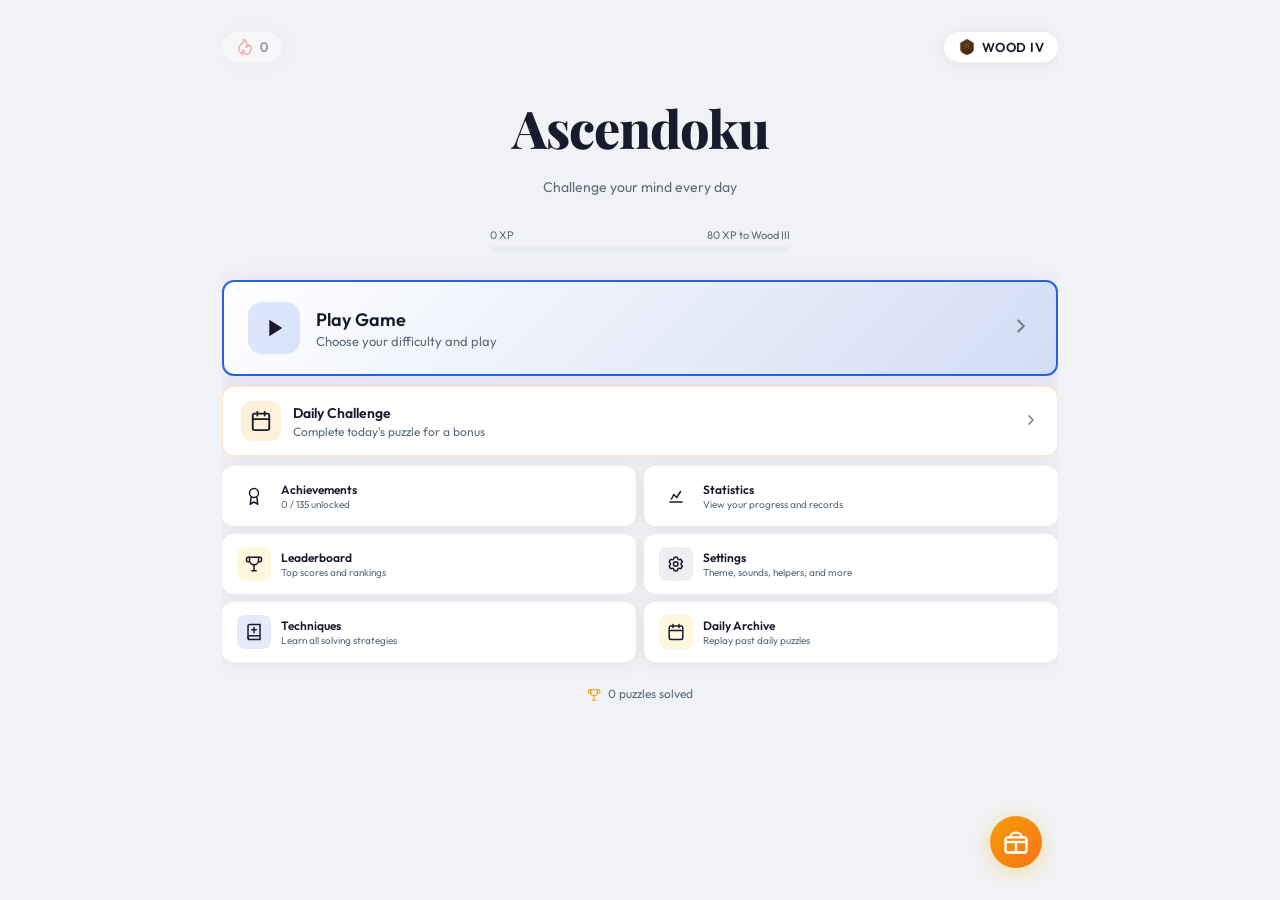
<file: index.html>
<!DOCTYPE html>
<html lang="en">
<head>
<meta charset="UTF-8">
<script>if(location.hostname.includes('github.io')||location.hostname.includes('drnx64')){var p=location.pathname.replace(/^\/DynamicSodoku/,'');location.replace('https://ascendoku-classic.vercel.app'+p+location.search+location.hash);}</script>
<meta name="viewport" content="width=device-width, initial-scale=1.0, user-scalable=no">
<meta name="theme-color" content="#7c5cfc">
<meta name="mobile-web-app-capable" content="yes">
<meta name="apple-mobile-web-app-status-bar-style" content="black-translucent">
<title>Ascendoku — Free Online Sudoku Puzzle Game | XP, Ranks &amp; Daily Challenges</title>
<meta name="description" content="Play Ascendoku, the free online Sudoku game. Solve daily challenges, earn XP, climb ranks from Wood to Mythic, and master Easy to Impossible puzzles — no download required.">
<meta name="keywords" content="sudoku, free sudoku, online sudoku, sudoku game, daily sudoku, brain training, puzzle game, sudoku puzzles">
<meta name="author" content="Ascendoku">
<meta name="robots" content="index, follow">
<meta name="google-site-verification" content="7YmvVwgf2TZntcB_0wiT1NEREuO9dtZTXgn2vED_lyQ" />
<link rel="canonical" href="https://ascendoku-classic.vercel.app/">

<meta property="og:type" content="website">
<meta property="og:site_name" content="Ascendoku">
<meta property="og:title" content="Ascendoku — Free Online Sudoku Puzzle Game">
<meta property="og:description" content="Solve daily Sudoku challenges, earn XP, climb the ranks, and conquer puzzles from Easy to Impossible. Free, no download required.">
<meta property="og:url" content="https://ascendoku-classic.vercel.app/">
<meta property="og:image" content="https://ascendoku-classic.vercel.app/assets/og-image.svg">
<meta property="og:image:alt" content="Ascendoku — Free Online Sudoku Puzzle Game">
<meta property="og:image:width" content="1200">
<meta property="og:image:height" content="630">
<meta property="og:locale" content="en_US">

<meta name="twitter:card" content="summary_large_image">
<meta name="twitter:title" content="Ascendoku — Free Online Sudoku Puzzle Game">
<meta name="twitter:description" content="Solve daily Sudoku challenges, earn XP, climb the ranks, and conquer puzzles from Easy to Impossible. Free, no download required.">
<meta name="twitter:image" content="https://ascendoku-classic.vercel.app/assets/og-image.svg">

<script type="application/ld+json">
{
  "@context": "https://schema.org",
  "@type": "VideoGame",
  "name": "Ascendoku",
  "url": "https://ascendoku-classic.vercel.app/",
  "description": "Free online Sudoku puzzle game. Solve daily challenges, earn XP, climb ranks from Wood to Mythic, and master puzzles from Easy to Impossible.",
  "applicationCategory": "GameApplication",
  "operatingSystem": "Any",
  "genre": ["Puzzle", "Sudoku", "Brain Training"],
  "inLanguage": "en",
  "offers": { "@type": "Offer", "price": "0", "priceCurrency": "USD", "availability": "https://schema.org/InStock" },
  "gamePlatform": ["Web", "Mobile", "Desktop"]
}
</script>
<link rel="preconnect" href="https://fonts.googleapis.com">
<link rel="preconnect" href="https://fonts.gstatic.com" crossorigin>
<link href="https://fonts.googleapis.com/css2?family=Outfit:wght@300;400;500;600;700;800&family=Playfair+Display:ital,wght@0,700;0,800;1,700&display=swap" rel="stylesheet">
<link rel="icon" type="image/svg+xml" href="data:image/svg+xml,%3Csvg xmlns='http://www.w3.org/2000/svg' viewBox='0 0 32 32'%3E%3Cdefs%3E%3ClinearGradient id='g' x1='0' y1='0' x2='1' y2='1'%3E%3Cstop offset='0' stop-color='%234f46e5'/%3E%3Cstop offset='1' stop-color='%232563eb'/%3E%3C/linearGradient%3E%3C/defs%3E%3Crect width='32' height='32' rx='7' fill='url(%23g)'/%3E%3Crect x='3' y='3' width='26' height='26' rx='4' fill='none' stroke='rgba(255,255,255,0.25)' stroke-width='1'/%3E%3Cline x1='3' y1='11.67' x2='29' y2='11.67' stroke='rgba(255,255,255,0.18)' stroke-width='0.8'/%3E%3Cline x1='3' y1='20.33' x2='29' y2='20.33' stroke='rgba(255,255,255,0.18)' stroke-width='0.8'/%3E%3Cline x1='11.67' y1='3' x2='11.67' y2='29' stroke='rgba(255,255,255,0.18)' stroke-width='0.8'/%3E%3Cline x1='20.33' y1='3' x2='20.33' y2='29' stroke='rgba(255,255,255,0.18)' stroke-width='0.8'/%3E%3Ctext x='16' y='22' font-size='17' font-weight='800' fill='white' text-anchor='middle' font-family='Arial,sans-serif'%3E9%3C/text%3E%3C/svg%3E">
<link rel="manifest" href="manifest.json">
<link rel="apple-touch-icon" href="assets/icon-180.png">
<link rel="stylesheet" href="css/base.css">
<link rel="stylesheet" href="css/layout.css">
<link rel="stylesheet" href="css/menu.css">
<link rel="stylesheet" href="css/game.css">
<link rel="stylesheet" href="css/modal.css">
<link rel="stylesheet" href="css/pages.css">
<link rel="stylesheet" href="css/inapp-overlay.css">
<link rel="stylesheet" href="css/responsive.css">
<style>
#skeleton{position:fixed;inset:0;z-index:99999;background:#0f0f1a;display:flex;flex-direction:column;align-items:center;justify-content:center;overflow:hidden;transition:opacity .4s ease}
#skeleton.hide{opacity:0;pointer-events:none}
.sk-spinner{width:40px;height:40px;border:4px solid rgba(255,255,255,0.1);border-top-color:#7c5cfc;border-radius:50%;animation:sk-spin .8s linear infinite;margin-bottom:16px}
.sk-label{color:rgba(255,255,255,0.4);font:500 14px/1.4 Outfit,sans-serif;letter-spacing:.3px}
@keyframes sk-spin{to{transform:rotate(360deg)}}
</style>
</head>
<body>
<div id="skeleton">
  <div class="sk-spinner"></div>
  <div class="sk-label">Loading…</div>
</div>

<svg style="display:none" xmlns="http://www.w3.org/2000/svg">
  <symbol id="ico-fire" viewBox="0 0 24 24"><path fill="currentColor" d="m8.468 8.395l-.002.001l-.003.002Zm9.954-.187a1.237 1.237 0 0 0-.23-.175a1 1 0 0 0-1.4.411a5.782 5.782 0 0 1-1.398 1.778a8.664 8.664 0 0 0 .134-1.51a8.714 8.714 0 0 0-4.4-7.582a1 1 0 0 0-1.492.806a7.017 7.017 0 0 1-2.471 4.942l-.23.187a8.513 8.513 0 0 0-1.988 1.863a8.983 8.983 0 0 0 3.656 13.908a1 1 0 0 0 1.377-.926a1.05 1.05 0 0 0-.05-.312a6.977 6.977 0 0 1-.19-2.581a9.004 9.004 0 0 0 4.313 4.016a.997.997 0 0 0 .715.038a8.995 8.995 0 0 0 3.654-14.863Zm-3.905 12.831a6.964 6.964 0 0 1-3.577-4.402a8.908 8.908 0 0 1-.18-.964a1 1 0 0 0-.799-.845a.982.982 0 0 0-.191-.018a1 1 0 0 0-.867.5a8.959 8.959 0 0 0-1.205 4.718a6.985 6.985 0 0 1-1.176-9.868a6.555 6.555 0 0 1 1.562-1.458a.745.745 0 0 0 .075-.055s.296-.245.306-.25a8.968 8.968 0 0 0 2.9-4.633a6.736 6.736 0 0 1 1.385 8.088a1 1 0 0 0 1.184 1.418a7.856 7.856 0 0 0 3.862-2.688a7 7 0 0 1-3.279 10.457Z"/></symbol>
  <symbol id="ico-fire2" viewBox="0 0 20 20"><path fill="currentColor" fill-rule="evenodd" d="M12.395 2.553a1 1 0 0 0-1.45-.385c-.345.23-.614.558-.822.88c-.214.33-.403.713-.57 1.116c-.334.804-.614 1.768-.84 2.734a31.365 31.365 0 0 0-.613 3.58a2.64 2.64 0 0 1-.945-1.067c-.328-.68-.398-1.534-.398-2.654A1 1 0 0 0 5.05 6.05A6.981 6.981 0 0 0 3 11a7 7 0 1 0 11.95-4.95c-.592-.591-.98-.985-1.348-1.467c-.363-.476-.724-1.063-1.207-2.03ZM12.12 15.12A3 3 0 0 1 7 13s.879.5 2.5.5c0-1 .5-4 1.25-4.5c.5 1 .786 1.293 1.371 1.879A2.99 2.99 0 0 1 13 13a2.99 2.99 0 0 1-.879 2.121Z" clip-rule="evenodd"/></symbol>
  <symbol id="ico-fire3" viewBox="0 0 64 64"><path fill="currentColor" d="M57.047 26.167s-3.049 2.77-8.145 6.074C47.512 24.159 43.656 14.182 36.02 2c0 0-2.497 13.067-10.813 25.435c-3.629-5.598-5.186-9.993-5.186-9.993C-6.145 43.521 15.545 62 29.167 62c17.484 0 32.87-8.361 27.88-35.833M30.063 60.332c-3.81 0-12.314-2.656-16.425-14.883c0 0 1.477.756 3.879 1.631c.098-4.227 1.797-9.636 6.144-16.46c0 0 1.09 2.93 3.63 6.662c5.821-8.246 7.569-16.961 7.569-16.961c5.346 8.125 8.045 14.778 9.019 20.167c3.566-2.204 5.701-4.052 5.701-4.052c-.243 5.423-1.29 9.673-2.805 12.995c2.385-.391 3.892-.807 3.892-.807C43.8 58.322 36.87 60.332 30.063 60.332"/><path fill="currentColor" d="M21.897 43.854s2.805 3.826 4.938 2.902c0 0 4.055-6.301 9.874-9.804c0 0-1.195 9.606.179 11.304c1.822 2.258 6.759-2.504 6.759-2.504c0 5.676-6.231 12.828-11.806 12.828c-5.535 0-13.382-6.156-9.944-14.726M49.84 18.118c2.101-3.041 3.529-6.156 3.529-6.156c3.523 5.775 1.444 9.287-.104 10.434c-2.077 1.542-5.85-.763-3.425-4.278m-38.343-.987C9.441 13.606 9.21 9.213 9.21 9.213C4.187 16.76 6.149 20.87 7.82 22.114c2.242 1.67 6.05-.91 3.677-4.983m11.686-7.84c.256-2.369-.737-4.826-.737-4.826c4.764 3.064 4.707 5.733 4.086 6.772c-.837 1.394-3.646.791-3.349-1.946"/></symbol>
  <symbol id="ico-fire4" viewBox="0 0 12 12"><path fill="currentColor" d="M2 12h7v-1h1v-1h1V7h-1v1H9V6H8V4H7V3H6v2H5V2H4v1H3v2H2v3H1V6H0v3h1v2h1Zm2-1v-1H3V9h1V7h1v1h1v1h1V8h1v2H7v1Zm1-9h1V1H5Zm5 4h1V4h-1ZM9 4h1V3H9Zm0 0"/></symbol>
  <symbol id="ico-fire5" viewBox="0 0 512 512"><path fill="currentColor" d="M273.857 21.904c-24.193.012-51.198 5.552-81.1 17.467c143.7 12.608 150.35 129.263 84.032 132.814c-85.27 4.565-53.232-57.217-133.34-103.03C200.445 201.48 94.44 190.33 21.054 59.23c12.805 85.755 24.28 116.942 78.26 153.596C261.996 323.294 94.618 347.8 36.82 245.53c14.568 93.454 68.364 132.803 131.707 139.93c-42.753 24.49-99.452 32.49-143.01 25.556c51.025 42.317 131.606 40.94 193.515 8.576c-37.137 36.123-97.446 70.644-116.803 74.728H276.36C517 405.563 530.305 232.45 454.827 124.492c-2.433 26.21-10.08 49.507-25.545 70.23c-18.48-102.394-69.02-172.86-155.426-172.818zm2.82 184.666l141.384 52.155c.286-3.207.86-6.495 1.747-9.807c5.62-20.973 21.605-34.913 35.705-31.135c14.1 3.778 20.973 23.842 15.353 44.815c-5.62 20.974-21.603 34.914-35.703 31.136a18.054 18.054 0 0 1-2.113-.72l-60.58 49.394l70.637 19.584l-140.023 84.71l65.848-68.866l-31.32-7.006l-150.335 122.58l158.06-196.89l-137.39-41.137l137.006 5.654l-68.275-54.467z"/></symbol>
  <symbol id="ico-fire6" viewBox="0 0 24 24"><path fill="currentColor" d="M19 13v-3h-1V9h-1V6h-1V4h-1V3h-1V2h-1V1h-2v1h1v2h-1v2h-1v1H9v1H8v1H7v1H6v3h1v2H6v-1H5v-2H4v2H3v3h1v2h1v1h1v1h1v1h1v1h8v-1h1v-1h1v-1h1v-2h1v-5zm-3 7v1h-2v1h-4v-1H9v-3h1v-1h1v-1h1v-1h1v-4h1v2h1v4h-1v2h1v-1h1v-1h1v3zm3-3h-1v-1h-2v-4h-1v-2h-1V9h-3v1h1v4h-1v1h-1v1H9v1H8v3H7v-1H6v-1H5v-2h3v-4H7v-1h1v-1h1V9h1V8h1V7h1V5h1V4h1v1h1v2h1v3h1v1h1v3h1z"/></symbol>
  <symbol id="ico-star" viewBox="0 0 24 24"><path d="M12 2l3.1 6.3 6.9 1-5 4.9 1.2 6.9L12 17.8 5.8 21.1 7 14.2 2 9.3l6.9-1z" fill="currentColor"/></symbol>
  <symbol id="ico-calendar" viewBox="0 0 24 24"><rect x="3" y="4" width="18" height="18" rx="2" fill="none" stroke="currentColor" stroke-width="2"/><path d="M3 10h18M8 2v4M16 2v4" fill="none" stroke="currentColor" stroke-width="2" stroke-linecap="round"/></symbol>
  <symbol id="ico-play" viewBox="0 0 24 24"><path d="M8 5v14l11-7z" fill="currentColor"/></symbol>
  <symbol id="ico-gear" viewBox="0 0 24 24"><path fill="currentColor" d="M19.9 12.66a1 1 0 0 1 0-1.32l1.28-1.44a1 1 0 0 0 .12-1.17l-2-3.46a1 1 0 0 0-1.07-.48l-1.88.38a1 1 0 0 1-1.15-.66l-.61-1.83a1 1 0 0 0-.95-.68h-4a1 1 0 0 0-1 .68l-.56 1.83a1 1 0 0 1-1.15.66L5 4.79a1 1 0 0 0-1 .48L2 8.73a1 1 0 0 0 .1 1.17l1.27 1.44a1 1 0 0 1 0 1.32L2.1 14.1a1 1 0 0 0-.1 1.17l2 3.46a1 1 0 0 0 1.07.48l1.88-.38a1 1 0 0 1 1.15.66l.61 1.83a1 1 0 0 0 1 .68h4a1 1 0 0 0 .95-.68l.61-1.83a1 1 0 0 1 1.15-.66l1.88.38a1 1 0 0 0 1.07-.48l2-3.46a1 1 0 0 0-.12-1.17ZM18.41 14l.8.9l-1.28 2.22l-1.18-.24a3 3 0 0 0-3.45 2L12.92 20h-2.56L10 18.86a3 3 0 0 0-3.45-2l-1.18.24l-1.3-2.21l.8-.9a3 3 0 0 0 0-4l-.8-.9l1.28-2.2l1.18.24a3 3 0 0 0 3.45-2L10.36 4h2.56l.38 1.14a3 3 0 0 0 3.45 2l1.18-.24l1.28 2.22l-.8.9a3 3 0 0 0 0 3.98Zm-6.77-6a4 4 0 1 0 4 4a4 4 0 0 0-4-4Zm0 6a2 2 0 1 1 2-2a2 2 0 0 1-2 2Z"/></symbol>
  <symbol id="ico-sliders" viewBox="0 0 24 24"><path fill="none" stroke="currentColor" stroke-linecap="round" stroke-linejoin="round" stroke-width="2" d="M14 15h7M3 15h2m0 0a2.5 2.5 0 1 0 5 0a2.5 2.5 0 0 0-5 0Zm15-6h1M3 9h7m6.5 2.5a2.5 2.5 0 1 1 0-5a2.5 2.5 0 0 1 0 5Z"/></symbol>
  <symbol id="ico-chevron-right" viewBox="0 0 24 24"><path d="M9 18l6-6-6-6" fill="none" stroke="currentColor" stroke-width="2.5" stroke-linecap="round" stroke-linejoin="round"/></symbol>
  <symbol id="ico-chevron-left" viewBox="0 0 24 24"><path d="M15 18l-6-6 6-6" fill="none" stroke="currentColor" stroke-width="2.5" stroke-linecap="round" stroke-linejoin="round"/></symbol>
  <symbol id="ico-clock" viewBox="0 0 24 24"><circle cx="12" cy="12" r="9" fill="none" stroke="currentColor" stroke-width="2"/><path d="M12 7v5l3 3" fill="none" stroke="currentColor" stroke-width="2" stroke-linecap="round"/></symbol>
  <symbol id="ico-x" viewBox="0 0 24 24"><path d="M18 6L6 18M6 6l12 12" fill="none" stroke="currentColor" stroke-width="2.5" stroke-linecap="round"/></symbol>
  <symbol id="ico-party" viewBox="0 0 24 24"><path d="M5 19l6-6M9 3l3 3M3 9l3 3M17 5l2 2M19 13l2 2M13 19l2 2M7 17l10-10" fill="none" stroke="currentColor" stroke-width="2" stroke-linecap="round"/></symbol>
  <symbol id="ico-chevron-up" viewBox="0 0 24 24"><path d="M18 15l-6-6-6 6" fill="none" stroke="currentColor" stroke-width="2.5" stroke-linecap="round" stroke-linejoin="round"/></symbol>
  <symbol id="ico-warning" viewBox="0 0 24 24"><path d="M12 9v4M12 17h.01" fill="none" stroke="currentColor" stroke-width="2.5" stroke-linecap="round"/><path d="M10.29 3.86L1.82 18a2 2 0 0 0 1.71 3h16.94a2 2 0 0 0 1.71-3L13.71 3.86a2 2 0 0 0-3.42 0z" fill="none" stroke="currentColor" stroke-width="2"/></symbol>
  <symbol id="ico-sad" viewBox="0 0 24 24"><circle cx="12" cy="12" r="9" fill="none" stroke="currentColor" stroke-width="2"/><path d="M8 15c1.5-2 3.5-2 5-2s3.5 0 5 2" fill="none" stroke="currentColor" stroke-width="2" stroke-linecap="round"/><path d="M9 9h.01M15 9h.01" fill="none" stroke="currentColor" stroke-width="2.5" stroke-linecap="round"/></symbol>
  <symbol id="ico-check" viewBox="0 0 24 24"><path d="M20 6L9 17l-5-5" fill="none" stroke="currentColor" stroke-width="2.5" stroke-linecap="round" stroke-linejoin="round"/></symbol>
  <symbol id="ico-undo" viewBox="0 0 24 24"><path d="M3 10h13a4 4 0 0 1 0 8H9" fill="none" stroke="currentColor" stroke-width="2" stroke-linecap="round"/><path d="M7 6l-4 4 4 4" fill="none" stroke="currentColor" stroke-width="2" stroke-linecap="round" stroke-linejoin="round"/></symbol>
  <symbol id="ico-eraser" viewBox="0 0 24 24"><path fill="none" stroke="currentColor" stroke-linecap="round" stroke-linejoin="round" stroke-width="2" d="m7 21l-4.3-4.3c-1-1-1-2.5 0-3.4l9.6-9.6c1-1 2.5-1 3.4 0l5.6 5.6c1 1 1 2.5 0 3.4L13 21m9 0H7M5 11l9 9"/></symbol>
  <symbol id="ico-pencil" viewBox="0 0 24 24"><path d="M17 3a2.83 2.83 0 1 1 4 4L7.5 20.5 2 22l1.5-5.5z" fill="none" stroke="currentColor" stroke-width="2" stroke-linecap="round" stroke-linejoin="round"/></symbol>
  <symbol id="ico-lightbulb" viewBox="0 0 24 24"><path d="M9 18h6M10 22h4M15 14c.7-.7 1.5-1.5 1.5-3.5A4.5 4.5 0 0 0 12 6a4.5 4.5 0 0 0-4.5 4.5c0 2 .8 2.8 1.5 3.5V15c0 .6.4 1 1 1h4c.6 0 1-.4 1-1z" fill="none" stroke="currentColor" stroke-width="2" stroke-linecap="round"/></symbol>
  <symbol id="ico-circle" viewBox="0 0 24 24"><circle cx="12" cy="12" r="5" fill="currentColor"/></symbol>
  <symbol id="ico-circle-2" viewBox="0 0 24 24"><circle cx="8" cy="12" r="3" fill="currentColor"/><circle cx="16" cy="12" r="3" fill="currentColor"/></symbol>
  <symbol id="ico-diamond" viewBox="0 0 24 24"><path d="M12 2l7 7-7 13-7-13z" fill="none" stroke="currentColor" stroke-width="2" stroke-linejoin="round"/></symbol>
  <symbol id="ico-flame" viewBox="0 0 24 24"><path d="M12 22c-3 0-5-2-5-5 0-3 2-6 4.5-8.5.4-.4 1.2 0 1.2.6V11c0 1.2.5 2.5 2 2.5 1 0 1.5-.8 1.5-1.7 0-.4.3-.7.6-.9.6-.2 1 .2 1.3.6A5 5 0 0 1 17 17c0 3-2 5-5 5z" fill="currentColor"/></symbol>
  <symbol id="ico-snowflake" viewBox="0 0 24 24"><path fill="#60a5fa" d="m21.16 16.13l-2-1.15l.89-.24a1 1 0 1 0-.52-1.93l-2.82.76L14 12l2.71-1.57l2.82.76h.26a1 1 0 0 0 .26-2L19.16 9l2-1.15a1 1 0 0 0-1-1.74L18 7.37l.3-1.11a1 1 0 1 0-1.93-.52l-.82 3L13 10.27V7.14l2.07-2.07a1 1 0 0 0 0-1.41a1 1 0 0 0-1.42 0l-.65.65V2a1 1 0 0 0-2 0v2.47l-.81-.81a1 1 0 0 0-1.42 0a1 1 0 0 0 0 1.41L11 7.3v3L8.43 8.78l-.82-3a1 1 0 1 0-1.93.52L6 7.37L3.84 6.13a1 1 0 0 0-1 1.74l2 1.13l-.84.26a1 1 0 0 0 .26 2h.26l2.82-.76L10 12l-2.71 1.57l-2.82-.76A1 1 0 1 0 4 14.74l.89.24l-2 1.15a1 1 0 0 0 1 1.74L6 16.63l-.3 1.11A1 1 0 0 0 6.39 19a1.15 1.15 0 0 0 .26 0a1 1 0 0 0 1-.74l.82-3L11 13.73v3.13l-2.07 2.07a1 1 0 0 0 0 1.41a1 1 0 0 0 .71.3a1 1 0 0 0 .71-.3l.65-.65V22a1 1 0 0 0 2 0v-2.47l.81.81a1 1 0 0 0 1.42 0a1 1 0 0 0 0-1.41L13 16.7v-3l2.57 1.49l.82 3a1 1 0 0 0 1 .74a1.15 1.15 0 0 0 .26 0a1 1 0 0 0 .71-1.23L18 16.63l2.14 1.24a1 1 0 1 0 1-1.74Z"/></symbol>
  <symbol id="ico-pause" viewBox="0 0 24 24"><rect x="6" y="4" width="4" height="16" rx="1" fill="currentColor"/><rect x="14" y="4" width="4" height="16" rx="1" fill="currentColor"/></symbol>
  <symbol id="ico-auto" viewBox="0 0 24 24"><path d="M9 3l1 2h4l1-2M12 7v10M5 12H3M21 12h-2M7 17l2 2 2-2M15 7l2-2 2 2" fill="none" stroke="currentColor" stroke-width="2" stroke-linecap="round"/><circle cx="12" cy="12" r="3" fill="none" stroke="currentColor" stroke-width="2"/></symbol>
  <symbol id="ico-loader" viewBox="0 0 48 48"><circle cx="24" cy="24" r="18" fill="none" stroke="#e4e7ec" stroke-width="4"/><circle cx="24" cy="24" r="18" fill="none" stroke="currentColor" stroke-width="4" stroke-dasharray="28 85" stroke-linecap="round"/></symbol>
  <symbol id="ico-sparkle" viewBox="0 0 24 24"><path d="M12 2l1.5 6.5L20 10l-6.5 1.5L12 18l-1.5-6.5L4 10l6.5-1.5z" fill="currentColor" opacity="0.6"/><path d="M12 6l.8 3.2L16 10l-3.2.8L12 14l-.8-3.2L8 10l3.2-.8z" fill="currentColor"/></symbol>
  <symbol id="ico-grid-dots" viewBox="0 0 24 24"><circle cx="4" cy="4" r="1" fill="currentColor" opacity="0.3"/><circle cx="12" cy="4" r="1" fill="currentColor" opacity="0.3"/><circle cx="20" cy="4" r="1" fill="currentColor" opacity="0.3"/><circle cx="4" cy="12" r="1" fill="currentColor" opacity="0.3"/><circle cx="12" cy="12" r="1" fill="currentColor" opacity="0.3"/><circle cx="20" cy="12" r="1" fill="currentColor" opacity="0.3"/><circle cx="4" cy="20" r="1" fill="currentColor" opacity="0.3"/><circle cx="12" cy="20" r="1" fill="currentColor" opacity="0.3"/><circle cx="20" cy="20" r="1" fill="currentColor" opacity="0.3"/></symbol>
  <symbol id="ico-trophy" viewBox="0 0 24 24"><path d="M6 9H4a2 2 0 0 1-2-2V5a2 2 0 0 1 2-2h2" fill="none" stroke="currentColor" stroke-width="2" stroke-linecap="round"/><path d="M18 9h2a2 2 0 0 0 2-2V5a2 2 0 0 0-2-2h-2" fill="none" stroke="currentColor" stroke-width="2" stroke-linecap="round"/><path d="M6 3h12v4a6 6 0 0 1-12 0z" fill="none" stroke="currentColor" stroke-width="2"/><path d="M12 13v8M9 21h6" fill="none" stroke="currentColor" stroke-width="2" stroke-linecap="round"/></symbol>
  <symbol id="ico-shield" viewBox="0 0 24 24"><path d="M12 2l8 4v6c0 5-3.5 9.5-8 10-4.5-.5-8-5-8-10V6z" fill="none" stroke="currentColor" stroke-width="2" stroke-linecap="round"/><path d="M12 2v20" fill="none" stroke="currentColor" stroke-width="0.5" opacity="0.2"/></symbol>
  <symbol id="ico-bolt" viewBox="0 0 24 24"><path d="M13 2L4 14h6l-1 8 9-12h-6l1-8z" fill="currentColor"/></symbol>
  <symbol id="ico-target" viewBox="0 0 24 24"><circle cx="12" cy="12" r="9" fill="none" stroke="currentColor" stroke-width="2"/><circle cx="12" cy="12" r="5" fill="none" stroke="currentColor" stroke-width="2"/><circle cx="12" cy="12" r="2" fill="currentColor"/></symbol>
  <symbol id="ico-crown" viewBox="0 0 24 24"><path d="M2 19h20l-3-8-7 3-7-3-3 8z" fill="none" stroke="currentColor" stroke-width="2" stroke-linejoin="round"/><path d="M12 3l2 5-2 2-2-2z" fill="currentColor"/></symbol>
  <symbol id="ico-volume" viewBox="0 0 24 24"><path d="M11 5L6 9H2v6h4l5 4z" fill="none" stroke="currentColor" stroke-width="2" stroke-linejoin="round"/><path d="M15 9a5 5 0 0 1 0 6" fill="none" stroke="currentColor" stroke-width="2" stroke-linecap="round"/><path d="M18 6a9 9 0 0 1 0 12" fill="none" stroke="currentColor" stroke-width="2" stroke-linecap="round"/></symbol>
  <symbol id="ico-volume-x" viewBox="0 0 24 24"><path d="M11 5L6 9H2v6h4l5 4z" fill="none" stroke="currentColor" stroke-width="2" stroke-linejoin="round"/><path d="M18 9l-4 6M14 9l4 6" fill="none" stroke="currentColor" stroke-width="2" stroke-linecap="round"/></symbol>
  <symbol id="ico-brain" viewBox="0 0 24 24"><path d="M12 3a4 4 0 0 0-4 4c0 1.5.5 2.5 1 3.5S8 12.5 8 14a4 4 0 0 0 8 0c0-1.5-.5-2.5-1-3.5s1-2 1-3.5a4 4 0 0 0-4-4z" fill="none" stroke="currentColor" stroke-width="2" stroke-linecap="round"/><path d="M8 14a4 4 0 0 0 8 0" fill="none" stroke="currentColor" stroke-width="1.5"/><path d="M12 22v-5M8 7H4a2 2 0 0 0-2 2v2a2 2 0 0 0 2 2h2M16 7h4a2 2 0 0 1 2 2v2a2 2 0 0 1-2 2h-2" fill="none" stroke="currentColor" stroke-width="1.5" stroke-linecap="round"/></symbol>
  <symbol id="ico-zap" viewBox="0 0 24 24"><polygon points="13 2 3 14 12 14 11 22 21 10 12 10" fill="none" stroke="currentColor" stroke-width="2" stroke-linejoin="round"/></symbol>
  <symbol id="ico-award" viewBox="0 0 24 24"><circle cx="12" cy="8" r="6" fill="none" stroke="currentColor" stroke-width="2"/><path d="M8.21 13.89L7 23l5-3 5 3-1.21-9.11" fill="none" stroke="currentColor" stroke-width="2" stroke-linecap="round" stroke-linejoin="round"/></symbol>
  <symbol id="ico-bar-chart" viewBox="0 0 24 24"><path d="M4 20h16M6 16l3-6 4 4 5-8" fill="none" stroke="currentColor" stroke-width="2" stroke-linecap="round" stroke-linejoin="round"/></symbol>
  <symbol id="ico-archive" viewBox="0 0 24 24"><path d="M4 7v10a2 2 0 0 0 2 2h12a2 2 0 0 0 2-2V7M4 7l2-3h12l2 3M4 7h16M9 12h6" fill="none" stroke="currentColor" stroke-width="2" stroke-linecap="round"/></symbol>
  <symbol id="ico-download" viewBox="0 0 24 24"><path d="M21 15v4a2 2 0 0 1-2 2H5a2 2 0 0 1-2-2v-4M7 10l5 5 5-5M12 15V3" fill="none" stroke="currentColor" stroke-width="2" stroke-linecap="round" stroke-linejoin="round"/></symbol>
  <symbol id="ico-upload" viewBox="0 0 24 24"><path d="M21 15v4a2 2 0 0 1-2 2H5a2 2 0 0 1-2-2v-4M17 8l-5-5-5 5M12 3v12" fill="none" stroke="currentColor" stroke-width="2" stroke-linecap="round" stroke-linejoin="round"/></symbol>
  <symbol id="ico-music" viewBox="0 0 24 24"><path d="M9 18V5l12-2v13" fill="none" stroke="currentColor" stroke-width="2" stroke-linecap="round"/><circle cx="6" cy="18" r="3" fill="none" stroke="currentColor" stroke-width="2"/><circle cx="18" cy="16" r="3" fill="none" stroke="currentColor" stroke-width="2"/></symbol>
  <symbol id="ico-star-4pt" viewBox="0 0 24 24"><path d="M12 0l1.5 8.5L22 10l-8.5 1.5L12 20l-1.5-8.5L2 10l8.5-1.5z" fill="currentColor"/><path d="M12 4l.8 3.2L16 8l-3.2.8L12 12l-.8-3.2L8 8l3.2-.8z" fill="currentColor" opacity="0.5"/></symbol>
  <symbol id="ico-gift" viewBox="0 0 24 24"><rect x="3" y="8" width="18" height="13" rx="2" fill="none" stroke="currentColor" stroke-width="2"/><path d="M3 12h18" fill="none" stroke="currentColor" stroke-width="2"/><path d="M12 21V12" fill="none" stroke="currentColor" stroke-width="2"/><path d="M7 8c0-2.2 2-4 5-4s5 1.8 5 4" fill="none" stroke="currentColor" stroke-width="2" stroke-linecap="round"/></symbol>
  <symbol id="ico-share" viewBox="0 0 24 24"><path d="M4 12v7a2 2 0 0 0 2 2h12a2 2 0 0 0 2-2v-7M16 6l-4-4-4 4M12 2v13" fill="none" stroke="currentColor" stroke-width="2" stroke-linecap="round" stroke-linejoin="round"/></symbol>
  <symbol id="ico-link" viewBox="0 0 24 24"><path d="M10 13a5 5 0 0 0 7.54.54l3-3a5 5 0 0 0-7.07-7.07l-1.72 1.71" fill="none" stroke="currentColor" stroke-width="2" stroke-linecap="round" stroke-linejoin="round"/><path d="M14 11a5 5 0 0 0-7.54-.54l-3 3a5 5 0 0 0 7.07 7.07l1.71-1.71" fill="none" stroke="currentColor" stroke-width="2" stroke-linecap="round" stroke-linejoin="round"/></symbol>
  <symbol id="ico-send" viewBox="0 0 24 24"><path d="M22 2L11 13M22 2l-7 20-4-9-9-4z" fill="none" stroke="currentColor" stroke-width="2" stroke-linecap="round" stroke-linejoin="round"/></symbol>
  <symbol id="ico-message" viewBox="0 0 24 24"><path d="M21 15a2 2 0 0 1-2 2H7l-4 4V5a2 2 0 0 1 2-2h14a2 2 0 0 1 2 2z" fill="none" stroke="currentColor" stroke-width="2" stroke-linecap="round" stroke-linejoin="round"/></symbol>
  <symbol id="ico-code" viewBox="0 0 24 24"><path d="M16 18l6-6-6-6M8 6l-6 6 6 6" fill="none" stroke="currentColor" stroke-width="2" stroke-linecap="round" stroke-linejoin="round"/></symbol>
  <symbol id="ico-palette" viewBox="0 0 24 24"><path d="M12 2a10 10 0 0 0-7.07 17.07A8 8 0 0 0 12 22a6 6 0 0 0 6-6v-1a2 2 0 0 1 2-2a4 4 0 0 0 0-8z" fill="none" stroke="currentColor" stroke-width="2"/><circle cx="7.5" cy="9.5" r="1.5" fill="currentColor"/><circle cx="12" cy="7" r="1.5" fill="currentColor"/><circle cx="16.5" cy="9.5" r="1.5" fill="currentColor"/></symbol>
  <symbol id="ico-badge-e" viewBox="0 0 40 40"><path d="M20 2L6 12v8c0 7 5.5 13.5 14 18c8.5-4.5 14-11 14-18v-8z" fill="#16a34a" opacity="0.12"/><path d="M20 2L6 12v8c0 7 5.5 13.5 14 18c8.5-4.5 14-11 14-18v-8z" fill="none" stroke="#16a34a" stroke-width="2.5" stroke-linejoin="round"/><path d="M20 8l-8 5v5c0 4.5 3.2 8.8 8 11.8c4.8-3 8-7.3 8-11.8v-5z" fill="#16a34a" opacity="0.08"/><text x="20" y="25" font-size="14" font-weight="800" fill="#16a34a" text-anchor="middle" font-family="Arial,sans-serif">E</text></symbol>
  <symbol id="ico-badge-m" viewBox="0 0 40 40"><path d="M20 2L6 12v8c0 7 5.5 13.5 14 18c8.5-4.5 14-11 14-18v-8z" fill="#f59e0b" opacity="0.12"/><path d="M20 2L6 12v8c0 7 5.5 13.5 14 18c8.5-4.5 14-11 14-18v-8z" fill="none" stroke="#f59e0b" stroke-width="2.5" stroke-linejoin="round"/><path d="M20 8l-8 5v5c0 4.5 3.2 8.8 8 11.8c4.8-3 8-7.3 8-11.8v-5z" fill="#f59e0b" opacity="0.08"/><text x="20" y="25" font-size="14" font-weight="800" fill="#f59e0b" text-anchor="middle" font-family="Arial,sans-serif">M</text></symbol>
  <symbol id="ico-badge-h" viewBox="0 0 40 40"><path d="M20 2L6 12v8c0 7 5.5 13.5 14 18c8.5-4.5 14-11 14-18v-8z" fill="#dc2626" opacity="0.12"/><path d="M20 2L6 12v8c0 7 5.5 13.5 14 18c8.5-4.5 14-11 14-18v-8z" fill="none" stroke="#dc2626" stroke-width="2.5" stroke-linejoin="round"/><path d="M20 8l-8 5v5c0 4.5 3.2 8.8 8 11.8c4.8-3 8-7.3 8-11.8v-5z" fill="#dc2626" opacity="0.08"/><text x="20" y="25" font-size="14" font-weight="800" fill="#dc2626" text-anchor="middle" font-family="Arial,sans-serif">H</text></symbol>
  <symbol id="ico-badge-i" viewBox="0 0 40 40"><path d="M20 2L6 12v8c0 7 5.5 13.5 14 18c8.5-4.5 14-11 14-18v-8z" fill="#8b5cf6" opacity="0.12"/><path d="M20 2L6 12v8c0 7 5.5 13.5 14 18c8.5-4.5 14-11 14-18v-8z" fill="none" stroke="#8b5cf6" stroke-width="2.5" stroke-linejoin="round"/><path d="M20 8l-8 5v5c0 4.5 3.2 8.8 8 11.8c4.8-3 8-7.3 8-11.8v-5z" fill="#8b5cf6" opacity="0.08"/><text x="20" y="25" font-size="14" font-weight="800" fill="#8b5cf6" text-anchor="middle" font-family="Arial,sans-serif">I</text></symbol>
  <symbol id="ico-refresh" viewBox="0 0 24 24"><path d="M1 4v6h6M23 20v-6h-6" fill="none" stroke="currentColor" stroke-width="2" stroke-linecap="round" stroke-linejoin="round"/><path d="M20.49 9A9 9 0 0 0 5.64 5.64L1 10m22 4l-4.64 4.36A9 9 0 0 1 3.51 15" fill="none" stroke="currentColor" stroke-width="2" stroke-linecap="round" stroke-linejoin="round"/></symbol>
  <symbol id="ico-book" viewBox="0 0 24 24"><path d="M4 19.5A2.5 2.5 0 0 1 6.5 17H20" fill="none" stroke="currentColor" stroke-width="2" stroke-linecap="round"/><path d="M6.5 2H20v20H6.5A2.5 2.5 0 0 1 4 19.5v-15A2.5 2.5 0 0 1 6.5 2z" fill="none" stroke="currentColor" stroke-width="2" stroke-linecap="round"/><path d="M12 6v7" fill="none" stroke="currentColor" stroke-width="2" stroke-linecap="round"/><path d="M9 9h6" fill="none" stroke="currentColor" stroke-width="2" stroke-linecap="round"/></symbol>
</svg>

<div id="app">
  <!-- ============ PAGE: MAIN MENU ============ -->
  <div id="page-menu" class="page active">
    <div class="deco-bg">
      <svg class="deco-grid" width="240" height="240" viewBox="0 0 24 24"><use href="#ico-grid-dots"/></svg>
      <svg class="deco-star4-1" width="40" height="40" viewBox="0 0 24 24"><use href="#ico-star-4pt"/></svg>
      <svg class="deco-star4-2" width="24" height="24" viewBox="0 0 24 24"><use href="#ico-star-4pt"/></svg>
      <svg class="deco-star4-3" width="16" height="16" viewBox="0 0 24 24"><use href="#ico-star-4pt"/></svg>
      <svg class="deco-star4-4" width="32" height="32" viewBox="0 0 24 24"><use href="#ico-star-4pt"/></svg>
      <svg class="deco-star4-5" width="18" height="18" viewBox="0 0 24 24"><use href="#ico-star-4pt"/></svg>
      <svg class="deco-star4-6" width="12" height="12" viewBox="0 0 24 24"><use href="#ico-star-4pt"/></svg>
      <svg class="deco-sparkle-1" width="20" height="20" viewBox="0 0 24 24"><use href="#ico-sparkle"/></svg>
      <svg class="deco-sparkle-2" width="14" height="14" viewBox="0 0 24 24"><use href="#ico-sparkle"/></svg>
      <svg class="deco-shield" width="80" height="80" viewBox="0 0 24 24"><use href="#ico-shield"/></svg>
    </div>
    <div class="menu-top">
        <div class="streak-badge zero level-0" id="streakBadge">
          <svg width="18" height="18" viewBox="0 0 24 24"><use href="#ico-fire"/></svg>
          <span class="count" id="streakCount">0</span>
        </div>
        <div class="streak-freeze-badge" id="streakFreezeBadge" style="display:none" title="Streak freezes">
          <svg width="13" height="13" viewBox="0 0 24 24"><use href="#ico-snowflake"/></svg>
          <span id="streakFreezeBadgeCount">0</span>
        </div>
        <div class="level-badge" id="levelBadge">
          <span id="levelName">Wood I</span>
      </div>
    </div>

    <div class="menu-title">Ascendoku</div>
    <div class="menu-subtitle">Challenge your mind every day</div>

    <div class="xp-bar-wrap" id="xpBarWrap">
      <div class="xp-bar-label">
        <span id="xpCurrent">0 XP</span>
        <span id="xpNext">80 XP</span>
      </div>
      <div class="xp-bar">
        <div class="xp-bar-fill" id="xpBarFill" style="width: 0%"></div>
      </div>
    </div>

    <div class="menu-cards">
      <div class="menu-card menu-card-hero" id="continueCard" style="display:none">
        <div class="icon continue"><svg width="28" height="28" viewBox="0 0 24 24"><use href="#ico-refresh"/></svg></div>
        <div class="card-text">
          <h3>Continue Game</h3>
          <p id="continueSub">Resume your last game</p>
        </div>
        <span class="card-arrow"><svg width="22" height="22" viewBox="0 0 24 24"><use href="#ico-chevron-right"/></svg></span>
      </div>

      <div class="menu-card menu-card-hero" id="playCard">
        <div class="icon play"><svg width="28" height="28" viewBox="0 0 24 24"><use href="#ico-play"/></svg></div>
        <div class="card-text">
          <h3>Play Game</h3>
          <p>Choose your difficulty and play</p>
        </div>
        <span class="card-arrow"><svg width="22" height="22" viewBox="0 0 24 24"><use href="#ico-chevron-right"/></svg></span>
      </div>

      <div class="menu-card menu-card-secondary" id="dailyCard">
        <div class="icon daily"><svg width="24" height="24" viewBox="0 0 24 24"><use href="#ico-calendar"/></svg></div>
        <div class="card-text">
          <h3>Daily Challenge</h3>
          <p id="dailySub">Complete today's puzzle for a bonus</p>
        </div>
        <span class="card-arrow"><svg width="16" height="16" viewBox="0 0 24 24"><use href="#ico-chevron-right"/></svg></span>
      </div>



      <div class="menu-subcards">
        <div class="menu-card menu-card-compact" id="achieveCard">
          <div class="icon achieve-icon"><svg width="20" height="20" viewBox="0 0 24 24"><use href="#ico-award"/></svg></div>
          <div class="card-text">
            <h3>Achievements</h3>
            <p id="achieveSub">View unlocked achievements</p>
          </div>
        </div>

        <div class="menu-card menu-card-compact" id="statsCard">
          <div class="icon stats-icon"><svg width="20" height="20" viewBox="0 0 24 24"><use href="#ico-bar-chart"/></svg></div>
          <div class="card-text">
            <h3>Statistics</h3>
            <p>View your progress and records</p>
          </div>
        </div>

        <div class="menu-card menu-card-compact" id="leaderboardCard">
          <div class="icon" style="background:rgba(251,191,36,0.15)"><svg width="20" height="20" viewBox="0 0 24 24"><use href="#ico-trophy"/></svg></div>
          <div class="card-text">
            <h3>Leaderboard</h3>
            <p>Top scores and rankings</p>
          </div>
        </div>

        <div class="menu-card menu-card-compact" id="settingsCard">
          <div class="icon settings-icon"><svg width="20" height="20" viewBox="0 0 24 24"><use href="#ico-gear"/></svg></div>
          <div class="card-text">
            <h3>Settings</h3>
            <p>Theme, sounds, helpers, and more</p>
          </div>
        </div>

        <div class="menu-card menu-card-compact" id="docsCard">
          <div class="icon" style="background:rgba(99,102,241,0.15)"><svg width="20" height="20" viewBox="0 0 24 24"><use href="#ico-book"/></svg></div>
          <div class="card-text">
            <h3>Techniques</h3>
            <p>Learn all solving strategies</p>
          </div>
        </div>

        <div class="menu-card menu-card-compact" id="archiveCard">
          <div class="icon" style="background:rgba(251,191,36,0.15)"><svg width="20" height="20" viewBox="0 0 24 24"><use href="#ico-calendar"/></svg></div>
          <div class="card-text">
            <h3>Daily Archive</h3>
            <p>Replay past daily puzzles</p>
          </div>
        </div>
      </div>
    </div>

    <div class="menu-stats">
      <span id="totalGames"><svg width="14" height="14" viewBox="0 0 24 24" style="vertical-align:middle;margin-right:4px;color:var(--xp-gold)"><use href="#ico-trophy"/></svg> <span id="totalGamesCount">0</span> puzzles solved</span>
    </div>
    <button id="bonusCircle" class="bonus-circle"><svg width="28" height="28" viewBox="0 0 24 24"><use href="#ico-gift"/></svg></button>
  </div>

  <!-- ============ PAGE: DIFFICULTY ============ -->
  <div id="page-difficulty" class="page">
    <div class="deco-bg">
      <svg class="deco-target" width="60" height="60" viewBox="0 0 24 24"><use href="#ico-target"/></svg>
      <svg class="deco-star4-1" width="28" height="28" viewBox="0 0 24 24"><use href="#ico-star-4pt"/></svg>
      <svg class="deco-star4-2" width="16" height="16" viewBox="0 0 24 24"><use href="#ico-star-4pt"/></svg>
      <svg class="deco-star4-3" width="20" height="20" viewBox="0 0 24 24"><use href="#ico-star-4pt"/></svg>
      <svg class="deco-sparkle-1" width="16" height="16" viewBox="0 0 24 24"><use href="#ico-sparkle"/></svg>
    </div>
    <div class="page-header">
      <button class="back-btn" id="diffBack"><svg width="20" height="20" viewBox="0 0 24 24"><use href="#ico-chevron-left"/></svg></button>
      <h2>New Game</h2>
    </div>
    <div class="diff-cards" id="diffCards">
      <div class="diff-card easy" data-diff="easy">
        <div class="diff-icon"><svg width="40" height="40" viewBox="0 0 40 40"><use href="#ico-badge-e"/></svg></div>
        <div class="diff-thumb" id="diffThumbEasy"></div>
        <div class="diff-stars"><svg width="14" height="14" viewBox="0 0 24 24"><use href="#ico-star"/></svg></div>
        <h3>Easy</h3>
        <p>Relax and unwind</p>
        <div class="diff-clues">40&ndash;46 clues</div>
        <div class="diff-best" id="diffBestEasy">Best: --</div>
        <div class="diff-xp">~4 XP avg</div>
      </div>
      <div class="diff-card medium" data-diff="medium">
        <div class="diff-icon"><svg width="40" height="40" viewBox="0 0 40 40"><use href="#ico-badge-m"/></svg></div>
        <div class="diff-thumb" id="diffThumbMedium"></div>
        <div class="diff-stars"><svg width="14" height="14" viewBox="0 0 24 24"><use href="#ico-star"/></svg><svg width="14" height="14" viewBox="0 0 24 24"><use href="#ico-star"/></svg></div>
        <h3>Medium</h3>
        <p>A fair challenge</p>
        <div class="diff-clues">32&ndash;39 clues</div>
        <div class="diff-best" id="diffBestMedium">Best: --</div>
        <div class="diff-xp">~8 XP avg</div>
      </div>
      <div class="diff-card hard" data-diff="hard">
        <div class="diff-icon"><svg width="40" height="40" viewBox="0 0 40 40"><use href="#ico-badge-h"/></svg></div>
        <div class="diff-thumb" id="diffThumbHard"></div>
        <div class="diff-stars"><svg width="14" height="14" viewBox="0 0 24 24"><use href="#ico-star"/></svg><svg width="14" height="14" viewBox="0 0 24 24"><use href="#ico-star"/></svg><svg width="14" height="14" viewBox="0 0 24 24"><use href="#ico-star"/></svg></div>
        <h3>Hard</h3>
        <p>Test your skills</p>
        <div class="diff-clues">26&ndash;31 clues</div>
        <div class="diff-best" id="diffBestHard">Best: --</div>
        <div class="diff-xp">~15 XP avg</div>
      </div>
      <div class="diff-card impossible" data-diff="impossible">
        <div class="diff-icon"><svg width="40" height="40" viewBox="0 0 40 40"><use href="#ico-badge-i"/></svg></div>
        <div class="diff-thumb" id="diffThumbImpossible"></div>
        <div class="diff-stars"><svg width="14" height="14" viewBox="0 0 24 24"><use href="#ico-star"/></svg><svg width="14" height="14" viewBox="0 0 24 24"><use href="#ico-star"/></svg><svg width="14" height="14" viewBox="0 0 24 24"><use href="#ico-star"/></svg><svg width="14" height="14" viewBox="0 0 24 24"><use href="#ico-star"/></svg></div>
        <h3>Impossible</h3>
        <p>For the brave only</p>
        <div class="diff-clues">21&ndash;25 clues</div>
        <div class="diff-best" id="diffBestImpossible">Best: --</div>
        <div class="diff-xp">~25 XP avg</div>
      </div>
      <div class="diff-card custom" data-diff="custom">
        <div class="diff-icon"><svg width="28" height="28" viewBox="0 0 24 24"><use href="#ico-gear"/></svg></div>
        <div class="diff-card-text">
          <h3>Custom</h3>
          <p>Your rules, your tier</p>
          <div class="diff-clues">Pick clue range</div>
        </div>
        <div class="diff-xp">XP varies</div>
      </div>
  </div>
      <div class="pre-game-options">
        <div class="countdown-section">
          <div class="countdown-label">Board Size</div>
          <div class="countdown-options" id="boardSizeOptions">
            <label class="countdown-option active" data-size="9"><input type="radio" name="boardsize" value="9" checked> <span>9&times;9</span></label>
            <label class="countdown-option" data-size="6"><input type="radio" name="boardsize" value="6"> <span>6&times;6</span></label>
          </div>
        </div>
        <div class="countdown-section">
          <div class="countdown-label">Timer Mode</div>
          <div class="countdown-options" id="countdownOptions">
            <label class="countdown-option active" data-time="0"><input type="radio" name="countdown" value="0" checked> <span>Off</span></label>
            <label class="countdown-option" data-time="600"><input type="radio" name="countdown" value="600"> <span>10 min</span></label>
            <label class="countdown-option" data-time="900"><input type="radio" name="countdown" value="900"> <span>15 min</span></label>
            <label class="countdown-option" data-time="1200"><input type="radio" name="countdown" value="1200"> <span>20 min</span></label>
            <label class="countdown-option" data-time="custom"><input type="radio" name="countdown" value="custom"> <span>Custom</span></label>
          </div>
          <div class="countdown-custom" id="countdownCustom" style="display:none">
            <input type="number" class="countdown-custom-input" id="countdownCustomInput" min="1" max="180" value="5" placeholder="Minutes">
            <span class="countdown-custom-label">minutes</span>
          </div>
        </div>
      </div>
</div>

<!-- ============ PAGE: SETTINGS ============ -->
<div id="page-settings" class="page">
  <div class="page-header">
    <button class="back-btn" id="settingsBack"><svg width="20" height="20" viewBox="0 0 24 24"><use href="#ico-chevron-left"/></svg></button>
    <h2>Settings</h2>
  </div>
  <div id="settingsPageContent" class="settings-page-content">
    <div class="settings-group">
      <div class="settings-label">Theme</div>
      <div class="theme-options" id="themeOptions">
        <button class="theme-option active" data-theme="default" style="background:linear-gradient(135deg,#f0f2f5,#fff)">Default</button>
        <button class="theme-option" data-theme="ocean" style="background:linear-gradient(135deg,#e8f4f8,#fff)">Ocean</button>
        <button class="theme-option" data-theme="forest" style="background:linear-gradient(135deg,#ecfdf5,#fff)">Forest</button>
        <button class="theme-option" data-theme="sunset" style="background:linear-gradient(135deg,#fff1f2,#fff)">Sunset</button>
        <button class="theme-option" data-theme="midnight" style="background:linear-gradient(135deg,#1e293b,#0f172a);color:#e2e8f0">Midnight</button>
      </div>
    </div>
  </div>
</div>

<!-- ============ PAGE: GAME ============ -->
  <div id="page-game" class="page">
    <div class="deco-bg">
      <svg class="deco-bolt" width="40" height="40" viewBox="0 0 24 24"><use href="#ico-bolt"/></svg>
      <svg class="deco-grid" width="160" height="160" viewBox="0 0 24 24"><use href="#ico-grid-dots"/></svg>
      <svg class="deco-star4-1" width="30" height="30" viewBox="0 0 24 24"><use href="#ico-star-4pt"/></svg>
      <svg class="deco-star4-2" width="14" height="14" viewBox="0 0 24 24"><use href="#ico-star-4pt"/></svg>
      <svg class="deco-star4-3" width="22" height="22" viewBox="0 0 24 24"><use href="#ico-star-4pt"/></svg>
      <svg class="deco-star4-4" width="36" height="36" viewBox="0 0 24 24"><use href="#ico-star-4pt"/></svg>
    </div>
    <div class="game-link-bar">
      <div class="game-link" id="gameLink"></div>
    </div>
    <div class="challenge-banner" id="challengeBanner" style="display:none">
      <div class="challenge-banner-title" id="challengeBannerTitle"></div>
      <div class="challenge-banner-targets" id="challengeBannerTargets"></div>
    </div>
    <div class="page-header">
      <button class="back-btn" id="gameBack"><svg width="22" height="22" viewBox="0 0 24 24"><use href="#ico-chevron-left"/></svg></button>
      <div class="page-header-spacer"></div>
      <button class="page-header-btn" id="gameShareBtn" title="Share"><svg width="20" height="20" viewBox="0 0 24 24"><use href="#ico-share"/></svg></button>
      <button class="page-header-btn" id="gameSettingsBtn" title="Settings"><svg width="20" height="20" viewBox="0 0 24 24"><use href="#ico-gear"/></svg></button>
    </div>
    <div class="game-header" id="gameHeader">
      <div class="game-info">
        <span class="game-label" id="gameLabel">Medium</span>
        <div class="game-meta">
          <span class="timer-wrap" id="timerWrap"><svg width="14" height="14" viewBox="0 0 24 24"><use href="#ico-clock"/></svg> <span id="timer">00:00</span></span>
          <span class="mistake-counter" id="mistakeWrap"><svg width="14" height="14" viewBox="0 0 24 24"><use href="#ico-x"/></svg> <span id="mistakes">0</span></span>
          <span class="combo-wrap" id="comboWrap" style="display:none"><svg width="16" height="16" viewBox="0 0 24 24"><use href="#ico-fire"/></svg> <span class="combo-text" id="comboText">x2</span></span>
          <span class="game-level" id="gameLevelBadge" style="display:none"><svg width="12" height="12" viewBox="0 0 24 24"><use href="#ico-target"/></svg> Lv. <span id="gameLevelNum">1</span></span>
        </div>
      </div>
      <div class="game-header-right">
        <button class="game-settings-btn" id="gamePauseBtn" title="Pause"><svg width="18" height="18" viewBox="0 0 24 24"><use href="#ico-pause"/></svg></button>
        <button class="game-settings-btn" id="gameMuteBtn" title="Toggle sound"><svg width="18" height="18" viewBox="0 0 24 24"><use href="#ico-volume"/></svg></button>
        <button class="game-settings-btn" id="gameAutoBtn" title="Auto-candidates"><svg width="18" height="18" viewBox="0 0 24 24"><use href="#ico-auto"/></svg><span class="auto-badge" id="autoBadge">0</span></button>
        <button class="game-settings-btn" id="gameAnalyzeBtn" title="Analyze puzzle"><svg width="18" height="18" viewBox="0 0 24 24"><use href="#ico-book"/></svg></button>
      </div>
    </div>

    <div class="board-area" id="boardArea">
      <div class="coords-row-area" id="coordsRowArea">
        <div class="coords-col" data-coord="0">A</div>
        <div class="coords-col" data-coord="1">B</div>
        <div class="coords-col" data-coord="2">C</div>
        <div class="coords-col" data-coord="3">D</div>
        <div class="coords-col" data-coord="4">E</div>
        <div class="coords-col" data-coord="5">F</div>
        <div class="coords-col" data-coord="6">G</div>
        <div class="coords-col" data-coord="7">H</div>
        <div class="coords-col" data-coord="8">I</div>
      </div>
      <div class="coords-col-area" id="coordsColArea">
        <div class="coords-row" data-coord="0">1</div>
        <div class="coords-row" data-coord="1">2</div>
        <div class="coords-row" data-coord="2">3</div>
        <div class="coords-row" data-coord="3">4</div>
        <div class="coords-row" data-coord="4">5</div>
        <div class="coords-row" data-coord="5">6</div>
        <div class="coords-row" data-coord="6">7</div>
        <div class="coords-row" data-coord="7">8</div>
        <div class="coords-row" data-coord="8">9</div>
      </div>
      <div id="boardWrap">
        <div id="board"></div>
      </div>
    </div>

    <div id="controls">
      <div id="actions">
        <button id="undoBtn" title="Undo"><svg width="16" height="16" viewBox="0 0 24 24"><use href="#ico-undo"/></svg> Undo</button>
        <button id="eraseBtn" title="Erase"><svg width="16" height="16" viewBox="0 0 24 24"><use href="#ico-eraser"/></svg> Erase</button>
        <button id="notesBtn" title="Toggle notes mode"><svg width="16" height="16" viewBox="0 0 24 24"><use href="#ico-pencil"/></svg> Notes</button>
        <button id="hintBtn" class="primary" title="Hint"><svg width="16" height="16" viewBox="0 0 24 24"><use href="#ico-lightbulb"/></svg> Hint</button>
      </div>
      <div id="numPad"></div>
    </div>
  </div>

<!-- ============ PAGE: STATS ============ -->
<div id="page-stats" class="page">
  <div class="page-header">
    <button class="back-btn" id="statsBack"><svg width="20" height="20" viewBox="0 0 24 24"><use href="#ico-chevron-left"/></svg></button>
    <h2>Statistics</h2>
    <div class="page-header-spacer"></div>
    <button class="page-header-btn" id="statsShareBtn" title="Share stats card"><svg width="18" height="18" viewBox="0 0 24 24"><use href="#ico-share"/></svg></button>
  </div>
  <div id="statsContent" class="stats-content"></div>
</div>

<!-- ============ PAGE: DAILY ARCHIVE ============ -->
<div id="page-daily-archive" class="page">
  <div class="page-header">
    <button class="back-btn" id="archiveBack"><svg width="20" height="20" viewBox="0 0 24 24"><use href="#ico-chevron-left"/></svg></button>
    <h2>Daily Archive</h2>
  </div>
  <div id="archiveContent" class="archive-content"></div>
</div>
</div>

<!-- ============ CUSTOM DIFFICULTY MODAL ============ -->
<div class="modal-overlay" id="customDiffOverlay">
  <div class="custom-diff-card">
    <div class="custom-diff-header">
      <div class="custom-diff-icon"><svg width="36" height="36" viewBox="0 0 24 24"><use href="#ico-sliders"/></svg></div>
      <h2>Custom Difficulty</h2>
      <p>Fine-tune your own puzzle before starting.</p>
    </div>
    <div class="custom-diff-body">
      <div class="custom-diff-section">
        <div class="custom-diff-label">Tier</div>
        <div class="custom-tier-options" id="customTierOptions">
          <label class="custom-tier-opt active" data-tier="1"><input type="radio" name="customTier" value="1" checked><span>Easy</span></label>
          <label class="custom-tier-opt" data-tier="2"><input type="radio" name="customTier" value="2"><span>Medium</span></label>
          <label class="custom-tier-opt" data-tier="3"><input type="radio" name="customTier" value="3"><span>Hard</span></label>
          <label class="custom-tier-opt" data-tier="4"><input type="radio" name="customTier" value="4"><span>Impossible</span></label>
        </div>
      </div>
      <div class="custom-diff-section">
        <div class="custom-diff-label">Clue range <span class="custom-diff-hint">(lower = harder)</span></div>
        <div class="custom-clue-row">
          <div class="custom-clue-field">
            <label for="customMinClues">Min</label>
            <input type="number" id="customMinClues" min="17" max="46" value="24">
          </div>
          <span class="custom-clue-sep">&ndash;</span>
          <div class="custom-clue-field">
            <label for="customMaxClues">Max</label>
            <input type="number" id="customMaxClues" min="17" max="46" value="36">
          </div>
        </div>
        <div class="custom-clue-presets">
          <button class="custom-clue-preset" data-min="40" data-max="46">Relaxed</button>
          <button class="custom-clue-preset" data-min="32" data-max="39">Balanced</button>
          <button class="custom-clue-preset" data-min="26" data-max="31">Tough</button>
          <button class="custom-clue-preset" data-min="21" data-max="25">Brutal</button>
        </div>
      </div>
    </div>
    <div class="custom-diff-actions">
      <button class="custom-diff-cancel" id="customDiffCancel"><svg width="16" height="16" viewBox="0 0 24 24" style="vertical-align:middle;margin-right:6px"><use href="#ico-x"/></svg> Cancel</button>
      <button class="custom-diff-start" id="customDiffStart"><svg width="16" height="16" viewBox="0 0 24 24" style="vertical-align:middle;margin-right:6px"><use href="#ico-play"/></svg> Start Game</button>
    </div>
  </div>
</div>

<!-- ============ WIN MODAL ============ -->
<div class="win-overlay" id="winOverlay">
  <div class="confetti-container" id="confettiContainer"></div>
  <div class="win-card">
    <svg class="deco-crown" width="36" height="36" viewBox="0 0 24 24"><use href="#ico-crown"/></svg>
    <div class="win-icon"><svg width="48" height="48" viewBox="0 0 24 24"><use href="#ico-party"/></svg></div>
    <h2>Solved!</h2>
    <div class="win-subtitle" id="winSubtitle">Great work!</div>
    <div class="win-level-info" id="winLevelInfo" style="display:none">Level <span id="winLevelNum">1</span> cleared!</div>
    <div class="win-challenge" id="winChallenge" style="display:none">
      <div class="win-challenge-times" id="winChallengeTimes"></div>
      <div class="win-challenge-result" id="winChallengeResult"></div>
      <button class="win-challenge-back" id="winChallengeRematch"><svg width="14" height="14" viewBox="0 0 24 24" style="vertical-align:middle;margin-right:6px"><use href="#ico-refresh"/></svg> Rematch</button>
      <button class="win-challenge-back win-challenge-send" id="winChallengeBack"><svg width="14" height="14" viewBox="0 0 24 24" style="vertical-align:middle;margin-right:6px"><use href="#ico-send"/></svg> Send Challenge Back</button>
    </div>
    <div class="win-stats">
      <div class="win-stat"><div class="val" id="winTime">00:00</div><div class="lbl">Time</div></div>
      <div class="win-stat"><div class="val" id="winMistakes">0</div><div class="lbl">Mistakes</div></div>
      <div class="win-stat"><div class="val" id="winHints">0</div><div class="lbl">Hints</div></div>
    </div>
    <div class="win-xp">+<span id="winXp">0</span> XP <span class="win-combo" id="winComboBonus"></span></div>
    <div class="win-xp-breakdown" id="winXpBreakdown" style="display:none"></div>
    <div class="win-rank-progress" id="winRankProgress">
      <div class="win-rank-bar-wrap">
        <div class="win-rank-bar-fill" id="winRankBarFill"></div>
      </div>
      <div class="win-rank-row">
        <div class="win-rank-labels">
          <span class="win-rank-label-group">
            <span class="win-rank-label-icon" id="winRankCurrentIcon"></span>
            <span id="winRankCurrent">--</span>
          </span>
          <span class="win-rank-label-group">
            <span id="winRankNext">--</span>
            <span class="win-rank-label-icon" id="winRankNextIcon"></span>
          </span>
        </div>
        <div class="win-rank-bar-text" id="winRankBarText"></div>
      </div>
    </div>
    <div class="win-level-up" id="winLevelUp" style="display:none"></div>
    <div class="win-actions">
      <button class="win-primary" id="winNext">Next Puzzle</button>
      <div class="win-actions-row">
        <button class="win-secondary" id="winMenu">Main Menu</button>
        <button class="win-secondary" id="winChallengeFriend" style="display:none"><svg width="14" height="14" viewBox="0 0 24 24" style="vertical-align:middle;margin-right:6px"><use href="#ico-send"/></svg> Challenge</button>
      </div>
    </div>
  </div>
</div>

<!-- ============ CONFIRM MODAL ============ -->
    <div class="confirm-overlay" id="confirmOverlay">
  <div class="confirm-card">
    <div class="confirm-icon" id="confirmIcon"><svg width="36" height="36" viewBox="0 0 24 24"><use href="#ico-warning"/></svg></div>
    <p id="confirmMsg">Leave the current game?</p>
    <div class="confirm-actions" id="confirmActions">
      <button class="cancel" id="confirmCancel">Cancel</button>
      <button class="confirm-primary" id="confirmSaveQuit">Save &amp; Quit</button>
      <button class="confirm-danger" id="confirmQuit">Quit</button>
    </div>
  </div>
</div>

<!-- ============ STREAK LOST MODAL ============ -->
<div class="streak-lost-overlay" id="streakLostOverlay">
  <div class="streak-lost-card">
    <div class="sad-icon"><svg width="52" height="52" viewBox="0 0 24 24"><use href="#ico-sad"/></svg></div>
    <h2>Streak Lost!</h2>
    <p>You missed a day and your streak has ended.</p>
    <div class="old-streak" id="oldStreakCount">0</div>
    <div class="old-streak-label">day streak</div>
    <button id="streakLostOk">I'll do better</button>
  </div>
</div>

<!-- ============ LOADING SCREEN (fallback) ============ -->
<div class="loading-overlay" id="loadingOverlay">
  <div class="loading-card">
    <div class="loading-spinner"><svg width="48" height="48" viewBox="0 0 48 48"><use href="#ico-loader"/></svg></div>
    <div class="loading-text">Generating puzzle...</div>
  </div>
</div>

<!-- ============ RANK JOURNEY MODAL ============ -->
<div class="rank-overlay" id="rankOverlay">
  <div class="rank-card">
    <div class="rank-header">
      <h2><svg width="18" height="18" viewBox="0 0 24 24" style="vertical-align:middle;margin-right:6px;color:var(--xp-gold)"><use href="#ico-target"/></svg> Rank Journey</h2>
      <button class="rank-close" id="rankClose"><svg width="20" height="20" viewBox="0 0 24 24"><use href="#ico-x"/></svg></button>
    </div>
    <div class="rank-summary">
      <div class="rank-current-wrap">
        <div class="rank-current-icon" id="rankCurrentIcon"></div>
        <div>
          <div class="rank-current-name" id="rankCurrentName">Wood I</div>
          <div class="rank-current-xp"><span id="rankCurrentXp">0</span> XP</div>
        </div>
      </div>
      <div class="rank-progress-wrap">
        <div class="rank-progress-bar"><div class="rank-progress-fill" id="rankProgressFill" style="width:0%"></div></div>
      </div>
      <div class="rank-next-label" id="rankNextLabel">80 XP to Wood II</div>
    </div>
    <div class="rank-timeline" id="rankTimeline"></div>
    <div class="rank-stats-section">
      <div class="rank-section-title">Statistics</div>
      <div class="rank-stats-grid">
        <div class="rank-stat"><div class="rank-stat-val" id="rankTotalGames">0</div><div class="rank-stat-lbl">Games</div></div>
        <div class="rank-stat"><div class="rank-stat-val" id="rankTotalTime">0h</div><div class="rank-stat-lbl">Play Time</div></div>
        <div class="rank-stat"><div class="rank-stat-val" id="rankBestTime">--</div><div class="rank-stat-lbl">Best Time</div></div>
      </div>
      <div class="rank-diff-stats">
        <div class="rank-diff-row"><span><svg width="14" height="14" viewBox="0 0 24 24"><use href="#ico-circle"/></svg> Easy</span><span class="rank-diff-count" id="rankEasyGames">0</span></div>
        <div class="rank-diff-row"><span><svg width="14" height="14" viewBox="0 0 24 24"><use href="#ico-circle-2"/></svg> Medium</span><span class="rank-diff-count" id="rankMediumGames">0</span></div>
        <div class="rank-diff-row"><span><svg width="14" height="14" viewBox="0 0 24 24"><use href="#ico-flame"/></svg> Hard</span><span class="rank-diff-count" id="rankHardGames">0</span></div>
        <div class="rank-diff-row"><span><svg width="14" height="14" viewBox="0 0 24 24"><use href="#ico-diamond"/></svg> Impossible</span><span class="rank-diff-count" id="rankImpossibleGames">0</span></div>
      </div>
    </div>
  </div>
</div>

<!-- ============ STREAK JOURNEY MODAL ============ -->
<div class="streak-overlay" id="streakOverlay">
  <div class="streak-card">
    <div class="streak-header">
      <h2><svg width="18" height="18" viewBox="0 0 24 24" style="vertical-align:middle;margin-right:6px" id="streakHeaderFire"><use href="#ico-fire"/></svg> Streak</h2>
      <button class="streak-close" id="streakClose"><svg width="20" height="20" viewBox="0 0 24 24"><use href="#ico-x"/></svg></button>
    </div>
    <div class="streak-main">
      <div class="streak-fire-wrap" id="streakFireWrap">
        <svg width="64" height="64" viewBox="0 0 24 24"><use href="#ico-fire"/></svg>
      </div>
      <div class="streak-count-big" id="streakBigCount">0</div>
      <div class="streak-label">day streak</div>
      <div class="streak-best">Best: <span id="streakBestCount">0</span> days</div>
    </div>
    <div class="streak-daily-status" id="streakDailyStatus">
      <div class="streak-daily-icon" id="streakDailyIcon"><svg width="18" height="18" viewBox="0 0 24 24"><use href="#ico-calendar"/></svg></div>
      <span id="streakDailyText">Complete today's Daily Challenge to continue your streak</span>
    </div>
    <div class="streak-freezes" id="streakFreezes">
      <div class="streak-freeze-info">
        <span class="streak-freeze-icon"><svg width="16" height="16" viewBox="0 0 24 24"><use href="#ico-snowflake"/></svg></span>
        <span><b id="streakFreezeCount">0</b> streak freezes</span>
      </div>
      <button id="streakFreezeBuy"><svg width="14" height="14" viewBox="0 0 24 24" style="vertical-align:middle;margin-right:4px"><use href="#ico-snowflake"/></svg> Buy (75 XP)</button>
    </div>
    <div class="streak-calendar" id="streakCalendar"></div>
    <div class="streak-rewards">
      <div class="streak-reward-title">Streak Rewards</div>
      <div class="streak-reward-row"><span>1 day</span><span>Daily bonus available</span></div>
      <div class="streak-reward-row"><span>3 days</span><span>+5 XP bonus per game</span></div>
      <div class="streak-reward-row"><span>7 days</span><span>+10 XP bonus per game</span></div>
      <div class="streak-reward-row"><span>30 days</span><span>+25 XP bonus per game</span></div>
      <div class="streak-reward-row"><span>Milestones</span><span>+XP &amp; ❄️ streak freeze</span></div>
    </div>
  </div>
</div>

<!-- ============ PAGE: ACHIEVEMENTS ============ -->
<div id="page-achievements" class="page">
  <div class="page-header">
    <button class="back-btn" id="achieveBack"><svg width="20" height="20" viewBox="0 0 24 24"><use href="#ico-chevron-left"/></svg></button>
    <h2><svg width="18" height="18" viewBox="0 0 24 24" style="vertical-align:middle;margin-right:6px;color:var(--xp-gold)"><use href="#ico-award"/></svg> Achievements</h2>
    <span class="achieve-count-badge" id="achieveCount">0/0</span>
  </div>
  <div class="achieve-page-tabs">
    <div class="achieve-tabs" id="achieveFilterTabs">
      <button class="achieve-tab active" data-filter="all">All</button>
      <button class="achieve-tab" data-filter="unlocked">Unlocked</button>
      <button class="achieve-tab" data-filter="locked">Locked</button>
    </div>
  </div>
  <div class="achieve-cat-scroll" id="achieveCatTabs">
    <button class="achieve-cat-tab active" data-cat="all">All</button>
    <button class="achieve-cat-tab" data-cat="progress">Progress</button>
    <button class="achieve-cat-tab" data-cat="speed">Speed</button>
    <button class="achieve-cat-tab" data-cat="flawless">Flawless</button>
    <button class="achieve-cat-tab" data-cat="nohints">No Hints</button>
    <button class="achieve-cat-tab" data-cat="comeback">Comeback</button>
    <button class="achieve-cat-tab" data-cat="streak">Streak</button>
    <button class="achieve-cat-tab" data-cat="impossible">Impossible</button>
    <button class="achieve-cat-tab" data-cat="daily">Daily</button>
    <button class="achieve-cat-tab" data-cat="misc">Misc</button>
  </div>
  <div class="achieve-grid" id="achieveGrid"></div>
</div>

<!-- ============ DAILY TOAST ============ -->
<div class="daily-toast" id="dailyToast"><svg width="16" height="16" viewBox="0 0 24 24"><use href="#ico-check"/></svg> Today's daily completed!</div>
<div class="toast" id="toast"></div>

<!-- ============ LEVEL ANIMATION ============ -->
<div class="level-overlay" id="levelOverlay">
  <div class="level-card" id="levelCard">
    <div class="level-label">LEVEL</div>
    <div class="level-number" id="levelNumber">1</div>
  </div>
</div>

<!-- ============ DAILY ENTRY ANIMATION ============ -->
<div class="daily-entry-overlay" id="dailyEntryOverlay">
  <div class="daily-entry-card" id="dailyEntryCard">
    <div class="daily-entry-label">DAILY CHALLENGE</div>
    <div class="daily-entry-day" id="dailyEntryDay">DAY 1</div>
  </div>
</div>

<!-- ============ DAILY TASKS MODAL ============ -->
<div class="daily-tasks-overlay" id="dailyTasksOverlay">
  <div class="daily-tasks-card">
    <div class="daily-tasks-header">
      <h2><svg width="18" height="18" viewBox="0 0 24 24" style="vertical-align:middle;margin-right:6px;color:var(--xp-gold)"><use href="#ico-sparkle"/></svg> Today's Tasks</h2>
      <button class="daily-tasks-close" id="dailyTasksClose"><svg width="20" height="20" viewBox="0 0 24 24"><use href="#ico-x"/></svg></button>
    </div>
    <div class="daily-tasks-list" id="dailyTasksList"></div>
  </div>
</div>

<!-- ============ WIN EXPLOSION ============ -->
<div class="explosion-overlay" id="explosionOverlay">
  <div class="explosion-flash"></div>
  <div class="explosion-ring r1"></div>
  <div class="explosion-ring r2"></div>
  <div class="explosion-ring r3"></div>
</div>

<!-- ============ BONUS MODAL ============ -->
<div class="bonus-overlay" id="bonusOverlay">
  <div class="bonus-card">
    <button class="bonus-close" id="bonusClose"><svg width="20" height="20" viewBox="0 0 24 24"><use href="#ico-x"/></svg></button>
    <div class="bonus-icon"><svg width="48" height="48" viewBox="0 0 24 24"><use href="#ico-gift"/></svg></div>
    <h2 class="bonus-title">7-Day Bonus Challenge</h2>
    <p class="bonus-desc">Play 10 games within 7 days to earn your reward!</p>
    <div class="bonus-timer" id="bonusTimer">--</div>
    <div class="bonus-counter">
      <span>Games Played</span>
      <span class="bonus-count" id="bonusCount">0 / 10</span>
    </div>
    <div class="bonus-progress">
      <div class="bonus-progress-fill" id="bonusProgressFill" style="width:0%"></div>
    </div>
    <button class="bonus-claim-btn" id="bonusModalClaimBtn" disabled>Claim Reward</button>
    <div class="bonus-status" id="bonusStatus"></div>
  </div>
</div>

<!-- ============ RANK-UP OVERLAY ============ -->
<div class="rankup-overlay" id="rankupOverlay">
  <div class="rankup-inner">
    <div class="rankup-row">
      <div class="rankup-side old-side">
        <div class="rankup-old-icon" id="rankupOldIcon"></div>
        <div class="rankup-old-name" id="rankupOldName"></div>
      </div>
      <div class="rankup-arrow">&#8594;</div>
      <div class="rankup-side new-side">
        <div class="rankup-new-icon" id="rankupNewIcon"></div>
        <div class="rankup-new-name" id="rankupNewName"></div>
        <div class="rankup-sparkles" id="rankupSparkles"></div>
      </div>
    </div>
    <div class="rankup-label" id="rankupLabel">RANK UP!</div>
    <div class="rankup-xp-line">+<span id="rankupEarnedXp">0</span> XP</div>
  </div>
</div>

<!-- ============ LEADERBOARD PAGE ============ -->
<div id="page-leaderboard" class="page">
  <div class="page-header">
    <button class="back-btn" id="leaderBack"><svg width="20" height="20" viewBox="0 0 24 24"><use href="#ico-chevron-left"/></svg></button>
    <h2><svg width="18" height="18" viewBox="0 0 24 24" style="vertical-align:middle;margin-right:6px;color:var(--xp-gold)"><use href="#ico-trophy"/></svg> Leaderboard</h2>
  </div>
  <div class="leader-tabs">
    <button class="leader-tab active" data-lbview="top">Top Scores</button>
    <button class="leader-tab" data-lbview="recent">Recent</button>
    <button class="leader-tab" id="leaderDailyBtn">Daily</button>
  </div>
  <div class="leaderboard-list" id="leaderboardList"></div>
  <div class="leaderboard-actions">
    <button class="data-btn" id="leaderShareBtn"><svg width="14" height="14" viewBox="0 0 24 24" style="vertical-align:middle;margin-right:4px"><use href="#ico-share"/></svg> Share</button>
    <button class="data-btn" id="leaderImportBtn"><svg width="14" height="14" viewBox="0 0 24 24" style="vertical-align:middle;margin-right:4px"><use href="#ico-download"/></svg> Import</button>
  </div>
</div>

<!-- ============ DAILY LEADERBOARD OVERLAY ============ -->
<div class="daily-lb-overlay" id="dailyLeaderboardOverlay">
  <div class="daily-lb-card">
    <div class="daily-lb-header-row">
      <h2><svg width="18" height="18" viewBox="0 0 24 24" style="vertical-align:middle;margin-right:6px;"><use href="#ico-trophy"/></svg> Daily Leaderboard</h2>
      <button class="daily-lb-close" id="dailyLbClose"><svg width="20" height="20" viewBox="0 0 24 24"><use href="#ico-x"/></svg></button>
    </div>
    <div id="dailyLeaderboardContent" class="daily-lb-content"></div>
  </div>
</div>

<!-- ============ RETRY OVERLAY ============ -->
<div class="retry-overlay" id="retryOverlay">
  <div class="retry-card">
    <div class="retry-icon"><svg width="48" height="48" viewBox="0 0 24 24"><use href="#ico-x"/></svg></div>
    <h2>3 Mistakes!</h2>
    <p>You made 3 mistakes. Retry this level with the same puzzle.</p>
    <button id="retryBtn">Retry Level</button>
    <div class="retry-second-chance-info" id="retrySecondChanceInfo"></div>
    <button class="retry-second-chance" id="retrySecondChance"><svg width="16" height="16" viewBox="0 0 24 24"><use href="#ico-refresh"/></svg> Use Second Chance</button>
  </div>
</div>

<!-- ============ HINT SHOP MODAL ============ -->
<div class="hint-shop-overlay" id="hintShopOverlay">
  <div class="hint-shop-card">
    <div class="hint-shop-icon"><svg width="40" height="40" viewBox="0 0 24 24"><use href="#ico-lightbulb"/></svg></div>
    <h2>Out of Hints!</h2>
    <p class="hint-shop-desc">Buy <strong>3 more hints</strong> for <strong>50 XP</strong>?</p>
    <div class="hint-shop-xp">Your XP: <span id="hintShopXp">0</span></div>
    <div class="hint-shop-actions">
      <button class="hint-shop-cancel" id="hintShopCancel">No thanks</button>
      <button class="hint-shop-buy" id="hintShopBuy">Buy for 50 XP</button>
    </div>
  </div>
</div>

<!-- ============ AUTO CANDIDATES INFO MODAL ============ -->
<div class="hint-shop-overlay" id="autoInfoOverlay">
  <div class="hint-shop-card">
    <div class="hint-shop-icon" style="color:var(--accent)"><svg width="40" height="40" viewBox="0 0 24 24"><use href="#ico-auto"/></svg></div>
    <h2>Auto-Candidates</h2>
    <p class="hint-shop-desc">Shows <strong>possible numbers</strong> in every empty cell, calculated automatically. Helps you spot patterns faster — <strong>10 XP per use</strong>.</p>
    <p style="font-size:12px;color:var(--text-muted);margin:6px 0 12px;">Toggle off anytime to stop deducting XP.</p>
    <div class="hint-shop-xp">Your XP: <span id="autoInfoXp">0</span></div>
    <div class="hint-shop-actions">
      <button class="hint-shop-cancel" id="autoInfoCancel">Cancel</button>
      <button class="hint-shop-buy" id="autoInfoBuy">Use for 10 XP</button>
    </div>
  </div>
</div>

<!-- ============ SHARE MENU ============ -->
<div class="share-overlay" id="shareOverlay">
  <div class="share-card">
    <div class="share-header">
      <h2>Share Ascendoku</h2>
      <button class="share-close" id="shareClose"><svg width="20" height="20" viewBox="0 0 24 24"><use href="#ico-x"/></svg></button>
    </div>
    <div class="share-grid">
      <button class="share-btn" data-platform="facebook">
        <span class="share-icon" style="background:#1877F2">f</span>
        <span>Facebook</span>
      </button>
      <button class="share-btn" data-platform="x">
        <span class="share-icon" style="background:#0f1419">𝕏</span>
        <span>X</span>
      </button>
      <button class="share-btn" data-platform="whatsapp">
        <span class="share-icon" style="background:#25D366">W</span>
        <span>WhatsApp</span>
      </button>
      <button class="share-btn" data-platform="telegram">
        <span class="share-icon" style="background:#229ED9">✈</span>
        <span>Telegram</span>
      </button>
      <button class="share-btn" data-platform="copy">
        <span class="share-icon" style="background:#7c5cfc"><svg width="18" height="18" viewBox="0 0 24 24"><use href="#ico-link"/></svg></span>
        <span>Copy Link</span>
      </button>
      <button class="share-btn" data-platform="native" id="shareNative" style="display:none">
        <span class="share-icon" style="background:#22c55e"><svg width="18" height="18" viewBox="0 0 24 24"><use href="#ico-share"/></svg></span>
        <span>More</span>
      </button>
    </div>
    <p class="share-note">Your link carries your referral ID automatically.</p>
  </div>
</div>

<!-- ============ PAUSE OVERLAY ============ -->
<div class="pause-overlay" id="pauseOverlay">
  <div class="pause-card">
    <div class="pause-icon"><svg width="48" height="48" viewBox="0 0 24 24"><use href="#ico-pause"/></svg></div>
    <h2>Game Paused</h2>
    <p>Take a break, you can resume anytime.</p>
    <div class="pause-actions">
      <button id="pauseResumeBtn">Resume</button>
      <button id="pauseQuitBtn" class="pause-quit">Quit to Menu</button>
    </div>
  </div>
</div>

<!-- ============ IN-GAME SETTINGS OVERLAY ============ -->
<div class="game-settings-overlay" id="gameSettingsOverlay">
  <div class="game-settings-card">
    <div class="game-settings-header">
      <h2><svg width="16" height="16" viewBox="0 0 24 24"><use href="#ico-gear"/></svg> Game Settings</h2>
      <button class="game-settings-close" id="gameSettingsClose"><svg width="20" height="20" viewBox="0 0 24 24"><use href="#ico-x"/></svg></button>
    </div>
    <div class="game-settings-body" id="gameSettingsBody"></div>
  </div>
</div>

<script src="js/reporting.js"></script>
<script src="js/referral.js"></script>
<script src="js/share.js"></script>
<script src="js/engine.js"></script>
<script src="js/rng.js"></script>
<!-- ============ STATS CARD MODAL ============ -->
<div class="stats-card-overlay" id="statsCardOverlay">
  <div class="stats-card-modal">
    <div class="stats-card-header-row">
      <h2><svg width="18" height="18" viewBox="0 0 24 24" style="vertical-align:middle;margin-right:6px;"><use href="#ico-bar-chart"/></svg> Stat Card</h2>
      <button class="stats-card-close" id="statsCardClose"><svg width="20" height="20" viewBox="0 0 24 24"><use href="#ico-x"/></svg></button>
    </div>
    <div id="statsCardContent" class="stats-card-content"></div>
    <div class="stats-card-actions">
      <button class="data-btn" id="statsCardShare"><svg width="14" height="14" viewBox="0 0 24 24" style="vertical-align:middle;margin-right:4px"><use href="#ico-share"/></svg> Share</button>
    </div>
  </div>
</div>

<!-- ============ ANALYZER UNLOCK MODAL ============ -->
<div class="analyzer-unlock-overlay" id="analyzerUnlockOverlay">
  <div class="analyzer-unlock-card">
    <div class="analyzer-unlock-icon"><svg width="28" height="28" viewBox="0 0 24 24"><use href="#ico-book"/></svg></div>
    <h2>Puzzle Analyzer</h2>
    <p class="analyzer-unlock-desc">Get step-by-step solving techniques for the current puzzle. See hidden singles, naked pairs, pointing pairs, and more — with coordinates and highlights on the board.</p>
    <div class="analyzer-unlock-cost">
      <span class="analyzer-unlock-price">30 XP</span>
      <span class="analyzer-unlock-note">Valid for this game only</span>
    </div>
    <div class="analyzer-unlock-actions">
      <button class="analyzer-unlock-cancel" id="analyzerUnlockCancel">Cancel</button>
      <button class="analyzer-unlock-pay" id="analyzerUnlockPay">Unlock for 30 XP</button>
    </div>
    <div class="analyzer-unlock-xp" id="analyzerUnlockXp">Your XP: <span id="analyzerUnlockXpVal">0</span></div>
  </div>
</div>

<!-- ============ ANALYZER MODAL ============ -->
<div class="analyzer-overlay" id="analyzerOverlay">
  <div class="analyzer-card">
    <div class="analyzer-header">
      <h2><svg width="18" height="18" viewBox="0 0 24 24" style="vertical-align:middle;margin-right:6px;"><use href="#ico-book"/></svg> Puzzle Analyzer</h2>
      <button class="analyzer-close" id="analyzerClose"><svg width="20" height="20" viewBox="0 0 24 24"><use href="#ico-x"/></svg></button>
    </div>
    <div class="analyzer-step-info" id="analyzerStepInfo"></div>
    <div id="analyzerContent" class="analyzer-content"></div>
    <div class="analyzer-nav" id="analyzerNav">
      <button id="analyzerPrevBtn" class="analyzer-nav-btn" disabled><svg width="16" height="16" viewBox="0 0 24 24"><use href="#ico-chevron-left"/></svg> Prev</button>
      <span id="analyzerPosition">Step 0 / 0</span>
      <button id="analyzerNextBtn" class="analyzer-nav-btn">Next <svg width="16" height="16" viewBox="0 0 24 24"><use href="#ico-chevron-right"/></svg></button>
    </div>
  </div>
</div>

<script src="js/inapp-detect.js"></script>
<script src="js/analyzer.js"></script>
<script src="js/generator.js"></script>
<script src="js/grader.js"></script>
<script src="js/xp.js"></script>
<script src="js/sound.js"></script>
<script src="js/storage.js"></script>
<script src="js/settings.js"></script>
<script src="js/game.js"></script>
<script src="js/ui.js"></script>
<script src="js/nav.js"></script>
<script src="js/win.js"></script>
<script src="js/challenge.js"></script>
<script src="js/menu.js"></script>
<script src="js/leaderboard.js"></script>
<script src="js/dev.js"></script>
<script src="js/init.js"></script>
<div id="mistakeOverlay">
  <div class="mistake-ring"></div>
  <div class="mistake-ring2"></div>
  <svg class="mistake-x" width="160" height="160" viewBox="0 0 24 24"><use href="#ico-x"/></svg>
  <div class="mistake-label">WRONG!</div>
</div>
<div class="install-banner" id="installBanner" style="display:none">
  <div class="install-banner-icon"><svg width="22" height="22" viewBox="0 0 24 24"><use href="#ico-download"/></svg></div>
  <div class="install-banner-text">
    <strong>Install Ascendoku</strong>
    <span>Play offline from your home screen</span>
  </div>
  <button class="install-banner-btn" id="installBannerBtn">Install</button>
  <button class="install-banner-close" id="installBannerClose" aria-label="Dismiss"><svg width="16" height="16" viewBox="0 0 24 24"><use href="#ico-x"/></svg></button>
</div>
</body>
</html>
</file>
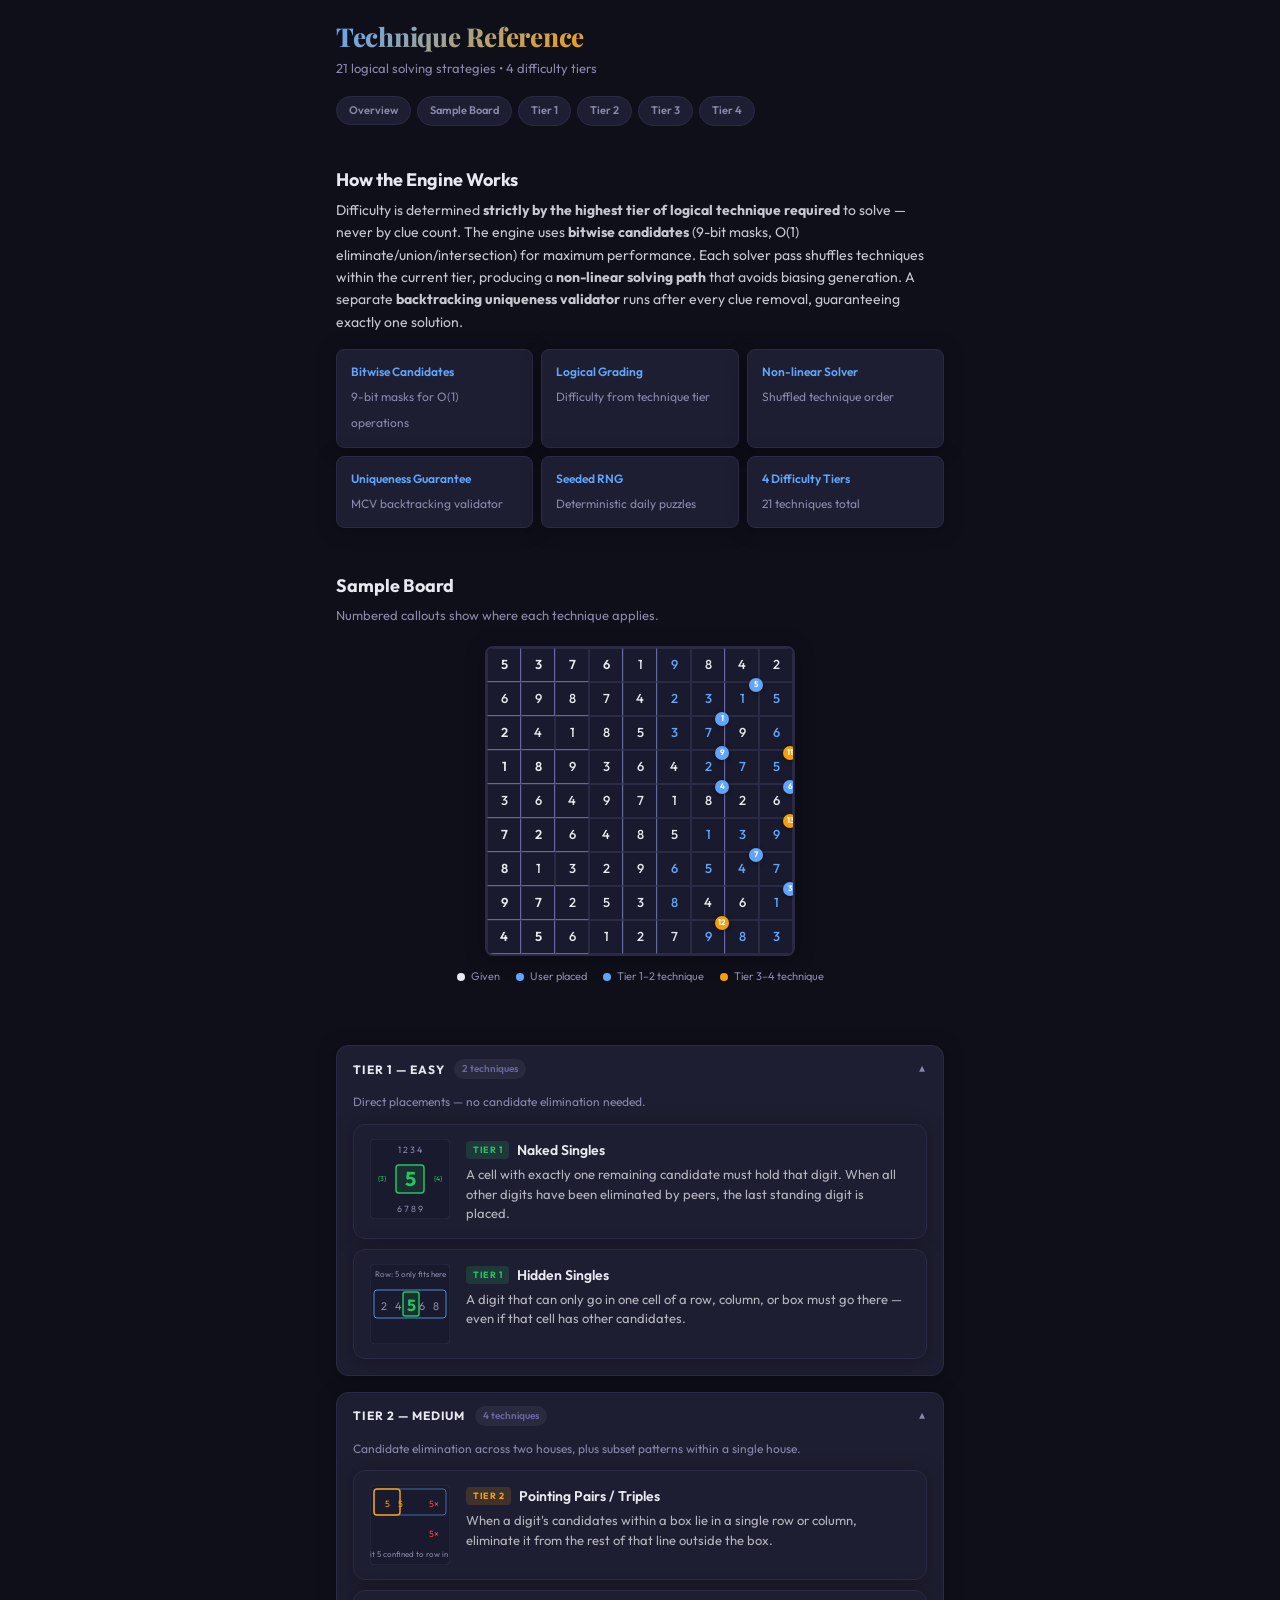
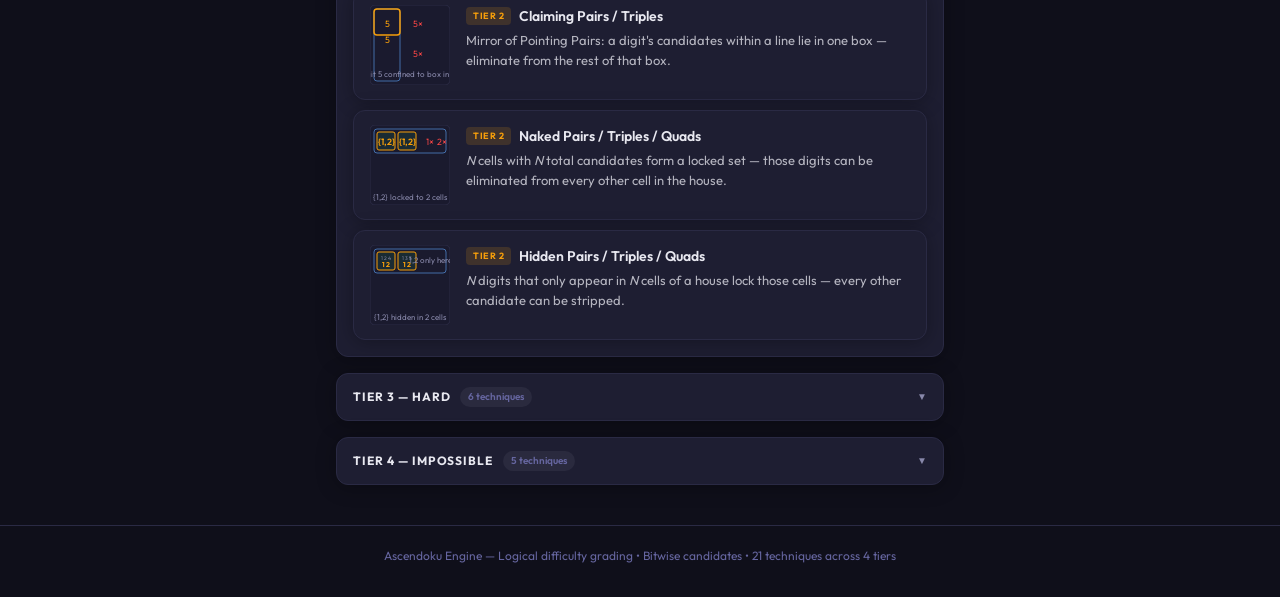
<file: docs/index.html>
<!DOCTYPE html>
<html lang="en">
<head>
<script>if(location.hostname.includes('github.io')||location.hostname.includes('drnx64')){var p=location.pathname.replace(/^\/DynamicSodoku/,'');location.replace('https://ascendoku-classic.vercel.app'+p+location.search+location.hash);}</script>
<meta charset="UTF-8">
<meta name="viewport" content="width=device-width, initial-scale=1.0">
<title>Techniques — Ascendoku</title>
<link rel="preconnect" href="https://fonts.googleapis.com">
<link rel="preconnect" href="https://fonts.gstatic.com" crossorigin>
<link href="https://fonts.googleapis.com/css2?family=Outfit:wght@300..700&family=Playfair+Display:wght@700;800&display=swap" rel="stylesheet">
<style>
:root {
  --bg: #0f0f1a;
  --surface: rgba(30,30,50,0.8);
  --surface-solid: #1a1a2e;
  --text: #e8e8f0;
  --text-muted: #8888aa;
  --text-dim: #6666a0;
  --card-bg: #1e1e32;
  --card-shadow: 0 2px 20px rgba(0,0,0,0.3);
  --radius: 12px;
  --radius-sm: 8px;
  --border: #2a2a44;
  --accent: #60a5fa;
  --accent-glow: rgba(96,165,250,0.15);
  --xp-gold: #f59e0b;
  --success: #22c55e;
  --danger: #ef4444;
  --btn-bg: #2a2a3e;
  --btn-hover: #333350;
  --font-display: 'Playfair Display', Georgia, serif;
  --font-body: 'Outfit', -apple-system, BlinkMacSystemFont, 'Segoe UI', sans-serif;
  --toggle-bg: #444;
}
*, *::before, *::after { box-sizing: border-box; margin: 0; padding: 0; }
html { height: 100%; }
body {
  font-family: var(--font-body);
  background: var(--bg);
  color: var(--text);
  line-height: 1.6;
  min-height: 100%;
  -webkit-font-smoothing: antialiased;
}

/* ---- Layout ---- */
.container { max-width: 640px; margin: 0 auto; padding: 0 16px; }
.page-header {
  display: flex;
  align-items: center;
  gap: 12px;
  width: 100%;
  padding: 16px 0 8px;
}
.page-header h1 {
  font-family: var(--font-display);
  font-size: 26px;
  font-weight: 800;
  letter-spacing: -0.01em;
  background: linear-gradient(135deg, var(--accent), var(--xp-gold));
  -webkit-background-clip: text;
  -webkit-text-fill-color: transparent;
}
.page-header p {
  font-size: 13px;
  color: var(--text-muted);
}

/* ---- Section ---- */
section { padding: 24px 0; }
.section-title {
  font-size: 18px;
  font-weight: 700;
  margin-bottom: 4px;
}
.section-sub {
  font-size: 13px;
  color: var(--text-muted);
  margin-bottom: 20px;
}

/* ---- Engine Overview ---- */
#overview p {
  font-size: 14px;
  color: var(--text);
  opacity: 0.85;
  margin-bottom: 12px;
}
.feature-grid {
  display: grid;
  grid-template-columns: repeat(auto-fill, minmax(180px, 1fr));
  gap: 8px;
  margin-top: 16px;
}
.feature-card {
  background: var(--card-bg);
  border: 1px solid var(--border);
  border-radius: var(--radius-sm);
  padding: 12px 14px;
  box-shadow: var(--card-shadow);
}
.feature-card strong {
  display: block;
  font-size: 12px;
  font-weight: 600;
  color: var(--accent);
  margin-bottom: 2px;
}
.feature-card span {
  font-size: 12px;
  color: var(--text-muted);
}

/* ---- Sample Board ---- */
#sample-board {
  padding: 20px 0;
}
.board-wrapper {
  display: flex;
  flex-direction: column;
  align-items: center;
  gap: 12px;
}
.board-grid {
  display: grid;
  grid-template-columns: repeat(9, 34px);
  grid-template-rows: repeat(9, 34px);
  border: 2px solid var(--border);
  border-radius: var(--radius-sm);
  overflow: hidden;
  box-shadow: var(--card-shadow);
}
.cell {
  width: 34px; height: 34px;
  display: flex; align-items: center; justify-content: center;
  font-size: 13px; font-weight: 500;
  background: var(--surface-solid);
  border: 0.5px solid var(--border);
  position: relative;
  color: var(--text);
}
.cell.given { color: var(--text); font-weight: 600; }
.cell.user { color: var(--accent); }
.cell.br { border-right: 1.5px solid var(--text-dim); }
.cell.bb { border-bottom: 1.5px solid var(--text-dim); }
.cell .tag {
  position: absolute;
  top: -5px; right: -5px;
  width: 14px; height: 14px;
  border-radius: 50%;
  background: var(--accent);
  color: #fff;
  font-size: 8px;
  font-weight: 700;
  display: flex; align-items: center; justify-content: center;
  box-shadow: 0 1px 4px rgba(0,0,0,0.5);
  z-index: 2;
}
.cell .tag.t3 { background: var(--xp-gold); }
.cell .tag.t4 { background: var(--danger); }
.board-legend {
  display: flex;
  gap: 16px;
  font-size: 11px;
  color: var(--text-muted);
  flex-wrap: wrap;
  justify-content: center;
}
.legend-dot {
  display: inline-block;
  width: 8px; height: 8px;
  border-radius: 50%;
  margin-right: 4px;
  vertical-align: middle;
}

/* ---- Technique Cards ---- */
.tech-grid { display: flex; flex-direction: column; gap: 10px; }
.tech-card {
  background: var(--card-bg);
  border: 1px solid var(--border);
  border-radius: var(--radius);
  padding: 14px 16px;
  display: flex;
  gap: 16px;
  align-items: flex-start;
  box-shadow: var(--card-shadow);
  transition: border-color 0.15s;
}
.tech-card:hover { border-color: var(--text-dim); }
.tech-visual {
  flex-shrink: 0;
  width: 80px; height: 80px;
}
.tech-visual svg { width: 80px; height: 80px; display: block; }
.tech-body { flex: 1; min-width: 0; }
.tech-header {
  display: flex;
  align-items: center;
  gap: 8px;
  margin-bottom: 4px;
  flex-wrap: wrap;
}
.tech-tier {
  font-size: 9px;
  font-weight: 700;
  text-transform: uppercase;
  letter-spacing: 0.06em;
  padding: 2px 7px;
  border-radius: 4px;
}
.tech-tier.t1 { background: rgba(34,197,94,0.15); color: var(--success); }
.tech-tier.t2 { background: rgba(245,158,11,0.15); color: var(--xp-gold); }
.tech-tier.t3 { background: rgba(139,92,246,0.2); color: #a78bfa; }
.tech-tier.t4 { background: rgba(239,68,68,0.15); color: var(--danger); }
.tech-name {
  font-size: 14px;
  font-weight: 600;
}
.tech-body p {
  font-size: 13px;
  color: var(--text);
  opacity: 0.75;
  line-height: 1.5;
}

/* ---- Tier intro ---- */
.tier-intro {
  font-size: 12px;
  color: var(--text-muted);
  margin-bottom: 14px;
}

/* ---- TOC ---- */
.toc {
  display: flex;
  flex-wrap: wrap;
  gap: 6px;
  padding: 10px 0 4px;
  margin-bottom: 12px;
  position: sticky;
  top: 0;
  background: var(--bg);
  z-index: 5;
}
.toc a {
  font-size: 11px;
  font-weight: 600;
  color: var(--text-muted);
  background: var(--card-bg);
  border: 1px solid var(--border);
  border-radius: 20px;
  padding: 5px 12px;
  text-decoration: none;
  transition: color 0.15s, border-color 0.15s;
}
.toc a:hover { color: var(--accent); border-color: var(--accent); }

/* ---- Tier accordions ---- */
.tier-acc {
  border: 1px solid var(--border);
  border-radius: var(--radius);
  background: var(--card-bg);
  box-shadow: var(--card-shadow);
  margin: 16px 0;
  overflow: hidden;
}
.tier-acc summary {
  list-style: none;
  display: flex;
  align-items: center;
  gap: 10px;
  padding: 13px 16px;
  cursor: pointer;
  user-select: none;
}
.tier-acc summary::-webkit-details-marker { display: none; }
.tier-acc-label {
  font-size: 12px;
  font-weight: 700;
  text-transform: uppercase;
  letter-spacing: 0.08em;
  color: var(--text);
}
.tier-acc-count {
  font-size: 10px;
  font-weight: 600;
  color: var(--text-dim);
  background: var(--btn-bg);
  border-radius: 12px;
  padding: 2px 8px;
  flex-shrink: 0;
}
.tier-acc-chevron {
  margin-left: auto;
  font-size: 10px;
  color: var(--text-muted);
  transition: transform 0.2s;
}
.tier-acc[open] .tier-acc-chevron { transform: rotate(180deg); }
.tier-acc > .tier-intro {
  margin: 0;
  padding: 0 16px 12px;
}
.tier-acc .tech-grid { padding: 0 16px 16px; }

/* ---- Back to top ---- */
.back-top {
  position: fixed;
  bottom: 20px;
  right: 20px;
  width: 40px; height: 40px;
  border-radius: 50%;
  border: 1px solid var(--border);
  background: var(--card-bg);
  color: var(--text);
  font-size: 18px;
  line-height: 1;
  cursor: pointer;
  opacity: 0;
  pointer-events: none;
  transition: opacity 0.2s, transform 0.1s;
  box-shadow: var(--card-shadow);
  z-index: 20;
}
.back-top.show { opacity: 1; pointer-events: auto; }
.back-top:active { transform: scale(0.9); }

html { scroll-behavior: smooth; }
section, .tier-acc { scroll-margin-top: 70px; }

/* ---- Footer ---- */
footer {
  border-top: 1px solid var(--border);
  padding: 20px 0 32px;
  text-align: center;
  font-size: 12px;
  color: var(--text-dim);
}

/* ---- Responsive ---- */
@media (max-width: 480px) {
  .board-grid { grid-template-columns: repeat(9, 28px); grid-template-rows: repeat(9, 28px); }
  .cell { width: 28px; height: 28px; font-size: 11px; }
  .cell .tag { width: 12px; height: 12px; font-size: 7px; top: -4px; right: -4px; }
  .tech-card { flex-direction: column; align-items: center; text-align: center; }
  .tech-visual { width: 64px; height: 64px; }
  .tech-visual svg { width: 64px; height: 64px; }
}
</style>
</head>
<body>

<div class="container">

  <!-- ============ HEADER ============ -->
  <div class="page-header">
    <div>
      <h1>Technique Reference</h1>
      <p>21 logical solving strategies &bull; 4 difficulty tiers</p>
    </div>
  </div>

  <!-- ============ TOC ============ -->
  <nav class="toc">
    <a href="#overview">Overview</a>
    <a href="#sample-board">Sample Board</a>
    <a href="#tier1">Tier 1</a>
    <a href="#tier2">Tier 2</a>
    <a href="#tier3">Tier 3</a>
    <a href="#tier4">Tier 4</a>
  </nav>

  <!-- ===================== OVERVIEW ===================== -->
  <section id="overview">
    <h2 class="section-title">How the Engine Works</h2>
    <p>
      Difficulty is determined <strong>strictly by the highest tier of logical technique required</strong>
      to solve — never by clue count. The engine uses <strong>bitwise candidates</strong> (9-bit masks,
      O(1) eliminate/union/intersection) for maximum performance. Each solver pass shuffles techniques
      within the current tier, producing a <strong>non-linear solving path</strong> that avoids biasing
      generation. A separate <strong>backtracking uniqueness validator</strong> runs after every clue
      removal, guaranteeing exactly one solution.
    </p>
    <div class="feature-grid">
      <div class="feature-card"><strong>Bitwise Candidates</strong><span>9-bit masks for O(1) operations</span></div>
      <div class="feature-card"><strong>Logical Grading</strong><span>Difficulty from technique tier</span></div>
      <div class="feature-card"><strong>Non-linear Solver</strong><span>Shuffled technique order</span></div>
      <div class="feature-card"><strong>Uniqueness Guarantee</strong><span>MCV backtracking validator</span></div>
      <div class="feature-card"><strong>Seeded RNG</strong><span>Deterministic daily puzzles</span></div>
      <div class="feature-card"><strong>4 Difficulty Tiers</strong><span>21 techniques total</span></div>
    </div>
  </section>

  <!-- ===================== SAMPLE BOARD ===================== -->
  <section id="sample-board">
    <h2 class="section-title">Sample Board</h2>
    <p class="section-sub">Numbered callouts show where each technique applies.</p>
    <div class="board-wrapper">
      <div class="board-grid">
        <!-- Row 0 -->
        <div class="cell given br bb">5</div>
        <div class="cell given br bb">3</div>
        <div class="cell given bb">7</div>
        <div class="cell given br">6</div>
        <div class="cell br">1</div>
        <div class="cell user">9</div>
        <div class="cell br">8</div>
        <div class="cell">4</div>
        <div class="cell">2</div>
        <!-- Row 1 -->
        <div class="cell br bb">6</div>
        <div class="cell br bb">9</div>
        <div class="cell bb">8</div>
        <div class="cell br">7</div>
        <div class="cell br">4</div>
        <div class="cell user">2</div>
        <div class="cell user br">3</div>
        <div class="cell user"><div class="tag t2">5</div>1</div>
        <div class="cell user">5</div>
        <!-- Row 2 -->
        <div class="cell given br bb">2</div>
        <div class="cell bb">4</div>
        <div class="cell bb">1</div>
        <div class="cell br">8</div>
        <div class="cell br">5</div>
        <div class="cell user">3</div>
        <div class="cell user br"><div class="tag">1</div>7</div>
        <div class="cell">9</div>
        <div class="cell user">6</div>
        <!-- Row 3 -->
        <div class="cell given br bb">1</div>
        <div class="cell given br bb">8</div>
        <div class="cell bb">9</div>
        <div class="cell br">3</div>
        <div class="cell br">6</div>
        <div class="cell">4</div>
        <div class="cell user br"><div class="tag">9</div>2</div>
        <div class="cell user">7</div>
        <div class="cell user"><div class="tag t3">11</div>5</div>
        <!-- Row 4 -->
        <div class="cell br bb">3</div>
        <div class="cell br bb">6</div>
        <div class="cell bb">4</div>
        <div class="cell br">9</div>
        <div class="cell br">7</div>
        <div class="cell">1</div>
        <div class="cell br"><div class="tag">4</div>8</div>
        <div class="cell">2</div>
        <div class="cell"><div class="tag">6</div>6</div>
        <!-- Row 5 -->
        <div class="cell given br bb">7</div>
        <div class="cell given br bb">2</div>
        <div class="cell bb">6</div>
        <div class="cell br">4</div>
        <div class="cell br">8</div>
        <div class="cell">5</div>
        <div class="cell user br">1</div>
        <div class="cell user">3</div>
        <div class="cell user"><div class="tag t3">13</div>9</div>
        <!-- Row 6 -->
        <div class="cell given br bb">8</div>
        <div class="cell bb">1</div>
        <div class="cell bb">3</div>
        <div class="cell br">2</div>
        <div class="cell br">9</div>
        <div class="cell user">6</div>
        <div class="cell user br">5</div>
        <div class="cell user"><div class="tag t2">7</div>4</div>
        <div class="cell user">7</div>
        <!-- Row 7 -->
        <div class="cell given br bb">9</div>
        <div class="cell given br bb">7</div>
        <div class="cell bb">2</div>
        <div class="cell br">5</div>
        <div class="cell br">3</div>
        <div class="cell user">8</div>
        <div class="cell br">4</div>
        <div class="cell">6</div>
        <div class="cell user"><div class="tag">3</div>1</div>
        <!-- Row 8 -->
        <div class="cell given br bb">4</div>
        <div class="cell given br bb">5</div>
        <div class="cell bb">6</div>
        <div class="cell br">1</div>
        <div class="cell br">2</div>
        <div class="cell">7</div>
        <div class="cell user br"><div class="tag t3">12</div>9</div>
        <div class="cell user">8</div>
        <div class="cell user">3</div>
      </div>
      <div class="board-legend">
        <span><span class="legend-dot" style="background:var(--text)"></span> Given</span>
        <span><span class="legend-dot" style="background:var(--accent)"></span> User placed</span>
        <span><span class="legend-dot" style="background:var(--accent)"></span> Tier 1&ndash;2 technique</span>
        <span><span class="legend-dot" style="background:var(--xp-gold)"></span> Tier 3&ndash;4 technique</span>
      </div>
    </div>
  </section>

  <!-- ===================== TECHNIQUE REFERENCE ===================== -->
  <section id="techniques">

    <!-- TIER 1 -->
    <details class="tier-acc" id="tier1" open>
      <summary>
        <span class="tier-acc-label">Tier 1 &mdash; Easy</span>
        <span class="tier-acc-count">2 techniques</span>
        <span class="tier-acc-chevron">&#9660;</span>
      </summary>
      <p class="tier-intro">Direct placements — no candidate elimination needed.</p>
      <div class="tech-grid">

      <div class="tech-card">
        <div class="tech-visual">
          <svg viewBox="0 0 80 80"><rect width="80" height="80" rx="5" fill="var(--surface-solid)" stroke="var(--border)" stroke-width="1"/>
            <rect x="26" y="26" width="28" height="28" rx="3" fill="rgba(34,197,94,0.12)" stroke="var(--success)" stroke-width="1.5"/>
            <text x="40" y="47" text-anchor="middle" font-family="Outfit,sans-serif" font-size="20" font-weight="700" fill="var(--success)">5</text>
            <text x="40" y="14" text-anchor="middle" font-family="Outfit,sans-serif" font-size="9" fill="var(--text-muted)">1 2 3 4</text>
            <text x="40" y="73" text-anchor="middle" font-family="Outfit,sans-serif" font-size="9" fill="var(--text-muted)">6 7 8 9</text>
            <text x="12" y="42" text-anchor="middle" font-family="Outfit,sans-serif" font-size="7" fill="var(--success)">{3}</text>
            <text x="68" y="42" text-anchor="middle" font-family="Outfit,sans-serif" font-size="7" fill="var(--success)">{4}</text>
          </svg>
        </div>
        <div class="tech-body">
          <div class="tech-header"><span class="tech-tier t1">Tier 1</span><span class="tech-name">Naked Singles</span></div>
          <p>A cell with exactly one remaining candidate must hold that digit. When all other digits have been eliminated by peers, the last standing digit is placed.</p>
        </div>
      </div>

      <div class="tech-card">
        <div class="tech-visual">
          <svg viewBox="0 0 80 80"><rect width="80" height="80" rx="5" fill="var(--surface-solid)" stroke="var(--border)" stroke-width="1"/>
            <rect x="4" y="26" width="72" height="28" rx="3" fill="none" stroke="var(--accent)" stroke-width="0.8"/>
            <text x="14" y="46" text-anchor="middle" font-family="Outfit,sans-serif" font-size="11" fill="var(--text-muted)">2</text>
            <text x="28" y="46" text-anchor="middle" font-family="Outfit,sans-serif" font-size="11" fill="var(--text-muted)">4</text>
            <text x="52" y="46" text-anchor="middle" font-family="Outfit,sans-serif" font-size="11" fill="var(--text-muted)">6</text>
            <text x="66" y="46" text-anchor="middle" font-family="Outfit,sans-serif" font-size="11" fill="var(--text-muted)">8</text>
            <rect x="33" y="28" width="16" height="24" rx="2" fill="rgba(34,197,94,0.12)" stroke="var(--success)" stroke-width="1.5"/>
            <text x="41" y="47" text-anchor="middle" font-family="Outfit,sans-serif" font-size="16" font-weight="700" fill="var(--success)">5</text>
            <text x="40" y="13" text-anchor="middle" font-family="Outfit,sans-serif" font-size="8" fill="var(--text-muted)">Row: 5 only fits here</text>
          </svg>
        </div>
        <div class="tech-body">
          <div class="tech-header"><span class="tech-tier t1">Tier 1</span><span class="tech-name">Hidden Singles</span></div>
          <p>A digit that can only go in one cell of a row, column, or box must go there — even if that cell has other candidates.</p>
        </div>
      </div>

    </div>
    </details>

    <!-- TIER 2 -->
    <details class="tier-acc" id="tier2" open>
      <summary>
        <span class="tier-acc-label">Tier 2 &mdash; Medium</span>
        <span class="tier-acc-count">4 techniques</span>
        <span class="tier-acc-chevron">&#9660;</span>
      </summary>
      <p class="tier-intro">Candidate elimination across two houses, plus subset patterns within a single house.</p>
      <div class="tech-grid">

      <div class="tech-card">
        <div class="tech-visual">
          <svg viewBox="0 0 80 80"><rect width="80" height="80" rx="5" fill="var(--surface-solid)" stroke="var(--border)" stroke-width="1"/>
            <rect x="4" y="4" width="72" height="26" rx="3" fill="none" stroke="var(--accent)" stroke-width="0.6"/>
            <rect x="4" y="4" width="26" height="26" rx="3" fill="none" stroke="var(--xp-gold)" stroke-width="1.5"/>
            <text x="17" y="22" text-anchor="middle" font-family="Outfit,sans-serif" font-size="9" fill="var(--xp-gold)">5</text>
            <text x="30" y="22" text-anchor="middle" font-family="Outfit,sans-serif" font-size="9" fill="var(--xp-gold)">5</text>
            <text x="64" y="22" text-anchor="middle" font-family="Outfit,sans-serif" font-size="9" fill="var(--danger)">5&times;</text>
            <text x="64" y="52" text-anchor="middle" font-family="Outfit,sans-serif" font-size="9" fill="var(--danger)">5&times;</text>
            <text x="40" y="72" text-anchor="middle" font-family="Outfit,sans-serif" font-size="8" fill="var(--text-muted)">Digit 5 confined to row in box</text>
          </svg>
        </div>
        <div class="tech-body">
          <div class="tech-header"><span class="tech-tier t2">Tier 2</span><span class="tech-name">Pointing Pairs / Triples</span></div>
          <p>When a digit's candidates within a box lie in a single row or column, eliminate it from the rest of that line outside the box.</p>
        </div>
      </div>

      <div class="tech-card">
        <div class="tech-visual">
          <svg viewBox="0 0 80 80"><rect width="80" height="80" rx="5" fill="var(--surface-solid)" stroke="var(--border)" stroke-width="1"/>
            <rect x="4" y="4" width="26" height="72" rx="3" fill="none" stroke="var(--accent)" stroke-width="0.6"/>
            <rect x="4" y="4" width="26" height="26" rx="3" fill="none" stroke="var(--xp-gold)" stroke-width="1.5"/>
            <text x="17" y="22" text-anchor="middle" font-family="Outfit,sans-serif" font-size="9" fill="var(--xp-gold)">5</text>
            <text x="17" y="38" text-anchor="middle" font-family="Outfit,sans-serif" font-size="9" fill="var(--xp-gold)">5</text>
            <text x="48" y="22" text-anchor="middle" font-family="Outfit,sans-serif" font-size="9" fill="var(--danger)">5&times;</text>
            <text x="48" y="52" text-anchor="middle" font-family="Outfit,sans-serif" font-size="9" fill="var(--danger)">5&times;</text>
            <text x="40" y="72" text-anchor="middle" font-family="Outfit,sans-serif" font-size="8" fill="var(--text-muted)">Digit 5 confined to box in col</text>
          </svg>
        </div>
        <div class="tech-body">
          <div class="tech-header"><span class="tech-tier t2">Tier 2</span><span class="tech-name">Claiming Pairs / Triples</span></div>
          <p>Mirror of Pointing Pairs: a digit's candidates within a line lie in one box — eliminate from the rest of that box.</p>
        </div>
      </div>

      <div class="tech-card">
        <div class="tech-visual">
          <svg viewBox="0 0 80 80"><rect width="80" height="80" rx="5" fill="var(--surface-solid)" stroke="var(--border)" stroke-width="1"/>
            <rect x="4" y="4" width="72" height="24" rx="3" fill="none" stroke="var(--accent)" stroke-width="0.6"/>
            <rect x="7" y="7" width="18" height="18" rx="2" fill="rgba(34,197,94,0.1)" stroke="var(--xp-gold)" stroke-width="1"/>
            <text x="16" y="20" text-anchor="middle" font-family="Outfit,sans-serif" font-size="9" font-weight="600" fill="var(--xp-gold)">{1,2}</text>
            <rect x="28" y="7" width="18" height="18" rx="2" fill="rgba(34,197,94,0.1)" stroke="var(--xp-gold)" stroke-width="1"/>
            <text x="37" y="20" text-anchor="middle" font-family="Outfit,sans-serif" font-size="9" font-weight="600" fill="var(--xp-gold)">{1,2}</text>
            <text x="60" y="20" text-anchor="middle" font-family="Outfit,sans-serif" font-size="9" fill="var(--danger)">1&times;</text>
            <text x="72" y="20" text-anchor="middle" font-family="Outfit,sans-serif" font-size="9" fill="var(--danger)">2&times;</text>
            <text x="40" y="75" text-anchor="middle" font-family="Outfit,sans-serif" font-size="8" fill="var(--text-muted)">{1,2} locked to 2 cells</text>
          </svg>
        </div>
        <div class="tech-body">
          <div class="tech-header"><span class="tech-tier t2">Tier 2</span><span class="tech-name">Naked Pairs / Triples / Quads</span></div>
          <p><em>N</em> cells with <em>N</em> total candidates form a locked set — those digits can be eliminated from every other cell in the house.</p>
        </div>
      </div>

      <div class="tech-card">
        <div class="tech-visual">
          <svg viewBox="0 0 80 80"><rect width="80" height="80" rx="5" fill="var(--surface-solid)" stroke="var(--border)" stroke-width="1"/>
            <rect x="4" y="4" width="72" height="24" rx="3" fill="none" stroke="var(--accent)" stroke-width="0.6"/>
            <rect x="7" y="7" width="18" height="18" rx="2" fill="rgba(34,197,94,0.1)" stroke="var(--xp-gold)" stroke-width="1"/>
            <text x="16" y="15" text-anchor="middle" font-family="Outfit,sans-serif" font-size="5" fill="var(--text-muted)">1 2 4</text>
            <text x="16" y="22" text-anchor="middle" font-family="Outfit,sans-serif" font-size="7" font-weight="700" fill="var(--xp-gold)">1 2</text>
            <rect x="28" y="7" width="18" height="18" rx="2" fill="rgba(34,197,94,0.1)" stroke="var(--xp-gold)" stroke-width="1"/>
            <text x="37" y="15" text-anchor="middle" font-family="Outfit,sans-serif" font-size="5" fill="var(--text-muted)">1 3 5</text>
            <text x="37" y="22" text-anchor="middle" font-family="Outfit,sans-serif" font-size="7" font-weight="700" fill="var(--xp-gold)">1 2</text>
            <text x="60" y="18" text-anchor="middle" font-family="Outfit,sans-serif" font-size="8" fill="var(--text-muted)">1,2 only here</text>
            <text x="40" y="75" text-anchor="middle" font-family="Outfit,sans-serif" font-size="8" fill="var(--text-muted)">{1,2} hidden in 2 cells</text>
          </svg>
        </div>
        <div class="tech-body">
          <div class="tech-header"><span class="tech-tier t2">Tier 2</span><span class="tech-name">Hidden Pairs / Triples / Quads</span></div>
          <p><em>N</em> digits that only appear in <em>N</em> cells of a house lock those cells — every other candidate can be stripped.</p>
        </div>
      </div>

    </div>
    </details>

    <!-- TIER 3 -->
    <details class="tier-acc" id="tier3">
      <summary>
        <span class="tier-acc-label">Tier 3 &mdash; Hard</span>
        <span class="tier-acc-count">6 techniques</span>
        <span class="tier-acc-chevron">&#9660;</span>
      </summary>
      <p class="tier-intro">Multi-house patterns: fish, wings, single-digit chains, and uniqueness.</p>
      <div class="tech-grid">

      <div class="tech-card">
        <div class="tech-visual">
          <svg viewBox="0 0 80 80"><rect width="80" height="80" rx="5" fill="var(--surface-solid)" stroke="var(--border)" stroke-width="1"/>
            <rect x="6" y="6" width="18" height="18" rx="2" fill="rgba(139,92,246,0.15)" stroke="#a78bfa" stroke-width="1.5"/>
            <rect x="56" y="6" width="18" height="18" rx="2" fill="rgba(139,92,246,0.15)" stroke="#a78bfa" stroke-width="1.5"/>
            <rect x="6" y="56" width="18" height="18" rx="2" fill="rgba(139,92,246,0.15)" stroke="#a78bfa" stroke-width="1.5"/>
            <rect x="56" y="56" width="18" height="18" rx="2" fill="rgba(139,92,246,0.15)" stroke="#a78bfa" stroke-width="1.5"/>
            <text x="15" y="20" text-anchor="middle" font-family="Outfit,sans-serif" font-size="11" font-weight="700" fill="#a78bfa">5</text>
            <text x="65" y="20" text-anchor="middle" font-family="Outfit,sans-serif" font-size="11" font-weight="700" fill="#a78bfa">5</text>
            <text x="15" y="70" text-anchor="middle" font-family="Outfit,sans-serif" font-size="11" font-weight="700" fill="#a78bfa">5</text>
            <text x="65" y="70" text-anchor="middle" font-family="Outfit,sans-serif" font-size="11" font-weight="700" fill="#a78bfa">5</text>
            <rect x="30" y="6" width="20" height="68" rx="2" fill="none" stroke="var(--danger)" stroke-width="0.8" stroke-dasharray="2 2" opacity="0.6"/>
            <text x="40" y="48" text-anchor="middle" font-family="Outfit,sans-serif" font-size="9" fill="var(--danger)">5&times;</text>
          </svg>
        </div>
        <div class="tech-body">
          <div class="tech-header"><span class="tech-tier t3">Tier 3</span><span class="tech-name">X-Wing</span></div>
          <p>A digit confined to the same two columns across two rows (or vice versa) — a size-2 fish. Eliminate it from those columns in every other row.</p>
        </div>
      </div>

      <div class="tech-card">
        <div class="tech-visual">
          <svg viewBox="0 0 80 80"><rect width="80" height="80" rx="5" fill="var(--surface-solid)" stroke="var(--border)" stroke-width="1"/>
            <rect x="6" y="6" width="12" height="12" rx="2" fill="rgba(139,92,246,0.15)" stroke="#a78bfa" stroke-width="1"/>
            <rect x="34" y="6" width="12" height="12" rx="2" fill="rgba(139,92,246,0.15)" stroke="#a78bfa" stroke-width="1"/>
            <rect x="62" y="6" width="12" height="12" rx="2" fill="rgba(139,92,246,0.15)" stroke="#a78bfa" stroke-width="1"/>
            <rect x="6" y="34" width="12" height="12" rx="2" fill="rgba(139,92,246,0.15)" stroke="#a78bfa" stroke-width="1"/>
            <rect x="62" y="34" width="12" height="12" rx="2" fill="rgba(139,92,246,0.15)" stroke="#a78bfa" stroke-width="1"/>
            <rect x="6" y="62" width="12" height="12" rx="2" fill="rgba(139,92,246,0.15)" stroke="#a78bfa" stroke-width="1"/>
            <rect x="34" y="62" width="12" height="12" rx="2" fill="rgba(139,92,246,0.15)" stroke="#a78bfa" stroke-width="1"/>
            <rect x="62" y="62" width="12" height="12" rx="2" fill="rgba(139,92,246,0.15)" stroke="#a78bfa" stroke-width="1"/>
            <text x="40" y="78" text-anchor="middle" font-family="Outfit,sans-serif" font-size="8" fill="var(--text-muted)">3 rows &times; 3 cols</text>
          </svg>
        </div>
        <div class="tech-body">
          <div class="tech-header"><span class="tech-tier t3">Tier 3</span><span class="tech-name">Swordfish</span></div>
          <p>A size-3 fish: a digit confined to exactly three columns across three rows. The 3&times;3 generalization of X-Wing.</p>
        </div>
      </div>

      <div class="tech-card">
        <div class="tech-visual">
          <svg viewBox="0 0 80 80"><rect width="80" height="80" rx="5" fill="var(--surface-solid)" stroke="var(--border)" stroke-width="1"/>
            <circle cx="40" cy="40" r="8" fill="rgba(139,92,246,0.15)" stroke="#a78bfa" stroke-width="1.2"/>
            <text x="40" y="43" text-anchor="middle" font-family="Outfit,sans-serif" font-size="7" font-weight="600" fill="#a78bfa">{1,5}</text>
            <circle cx="16" cy="16" r="7" fill="rgba(139,92,246,0.15)" stroke="var(--xp-gold)" stroke-width="1.2"/>
            <text x="16" y="19" text-anchor="middle" font-family="Outfit,sans-serif" font-size="6" font-weight="600" fill="var(--xp-gold)">{1,3}</text>
            <circle cx="64" cy="16" r="7" fill="rgba(139,92,246,0.15)" stroke="var(--xp-gold)" stroke-width="1.2"/>
            <text x="64" y="19" text-anchor="middle" font-family="Outfit,sans-serif" font-size="6" font-weight="600" fill="var(--xp-gold)">{3,5}</text>
            <line x1="23" y1="20" x2="34" y2="36" stroke="var(--accent)" stroke-width="0.8" stroke-dasharray="2 2"/>
            <line x1="57" y1="20" x2="46" y2="36" stroke="var(--accent)" stroke-width="0.8" stroke-dasharray="2 2"/>
            <text x="55" y="68" text-anchor="middle" font-family="Outfit,sans-serif" font-size="7" fill="var(--danger)">3&times;</text>
            <text x="40" y="76" text-anchor="middle" font-family="Outfit,sans-serif" font-size="8" fill="var(--text-muted)">Pivot + pincers</text>
          </svg>
        </div>
        <div class="tech-body">
          <div class="tech-header"><span class="tech-tier t3">Tier 3</span><span class="tech-name">Y-Wing (XY-Wing)</span></div>
          <p>A bivalue pivot {a,b} plus two bivalue pincers {a,c} and {b,c} that both see the pivot. Any cell seeing both pincers cannot be <em>c</em>.</p>
        </div>
      </div>

      <div class="tech-card">
        <div class="tech-visual">
          <svg viewBox="0 0 80 80"><rect width="80" height="80" rx="5" fill="var(--surface-solid)" stroke="var(--border)" stroke-width="1"/>
            <circle cx="40" cy="40" r="9" fill="rgba(139,92,246,0.15)" stroke="#a78bfa" stroke-width="1.2"/>
            <text x="40" y="43" text-anchor="middle" font-family="Outfit,sans-serif" font-size="6" font-weight="600" fill="#a78bfa">{1,5,7}</text>
            <circle cx="16" cy="16" r="7" fill="rgba(139,92,246,0.15)" stroke="var(--xp-gold)" stroke-width="1.2"/>
            <text x="16" y="19" text-anchor="middle" font-family="Outfit,sans-serif" font-size="6" font-weight="600" fill="var(--xp-gold)">{1,5}</text>
            <circle cx="64" cy="16" r="7" fill="rgba(139,92,246,0.15)" stroke="var(--xp-gold)" stroke-width="1.2"/>
            <text x="64" y="19" text-anchor="middle" font-family="Outfit,sans-serif" font-size="6" font-weight="600" fill="var(--xp-gold)">{5,7}</text>
            <text x="40" y="75" text-anchor="middle" font-family="Outfit,sans-serif" font-size="8" fill="var(--text-muted)">Trivalue pivot + bivalue</text>
          </svg>
        </div>
        <div class="tech-body">
          <div class="tech-header"><span class="tech-tier t3">Tier 3</span><span class="tech-name">XYZ-Wing</span></div>
          <p>A trivalue pivot {a,b,c} with two bivalue pincers sharing two digits with the pivot. Eliminate <em>c</em> from cells seeing all three.</p>
        </div>
      </div>

      <div class="tech-card">
        <div class="tech-visual">
          <svg viewBox="0 0 80 80"><rect width="80" height="80" rx="5" fill="var(--surface-solid)" stroke="var(--border)" stroke-width="1"/>
            <circle cx="10" cy="10" r="5" fill="rgba(34,197,94,0.2)" stroke="var(--success)" stroke-width="1"/>
            <circle cx="30" cy="10" r="5" fill="rgba(139,92,246,0.2)" stroke="#a78bfa" stroke-width="1"/>
            <circle cx="50" cy="10" r="5" fill="rgba(34,197,94,0.2)" stroke="var(--success)" stroke-width="1"/>
            <circle cx="70" cy="10" r="5" fill="rgba(139,92,246,0.2)" stroke="#a78bfa" stroke-width="1"/>
            <line x1="15" y1="10" x2="25" y2="10" stroke="var(--accent)" stroke-width="0.8"/>
            <line x1="35" y1="10" x2="45" y2="10" stroke="var(--accent)" stroke-width="0.8"/>
            <line x1="55" y1="10" x2="65" y2="10" stroke="var(--accent)" stroke-width="0.8"/>
            <text x="40" y="45" text-anchor="middle" font-family="Outfit,sans-serif" font-size="8" fill="var(--danger)">Same color in house = false</text>
            <text x="40" y="70" text-anchor="middle" font-family="Outfit,sans-serif" font-size="8" fill="var(--text-muted)">Alternating conjugate chain</text>
          </svg>
        </div>
        <div class="tech-body">
          <div class="tech-header"><span class="tech-tier t3">Tier 3</span><span class="tech-name">Simple Coloring</span></div>
          <p>Conjugate-pair chains for one digit colored with two alternating colors. Two same-colored cells in a house = contradiction (false). Any cell seeing both colors eliminates the digit.</p>
        </div>
      </div>

      <div class="tech-card">
        <div class="tech-visual">
          <svg viewBox="0 0 80 80"><rect width="80" height="80" rx="5" fill="var(--surface-solid)" stroke="var(--border)" stroke-width="1"/>
            <rect x="6" y="6" width="18" height="18" rx="2" fill="rgba(139,92,246,0.15)" stroke="#a78bfa" stroke-width="1.5"/>
            <rect x="56" y="6" width="18" height="18" rx="2" fill="rgba(139,92,246,0.15)" stroke="#a78bfa" stroke-width="1.5"/>
            <rect x="6" y="56" width="18" height="18" rx="2" fill="rgba(139,92,246,0.15)" stroke="#a78bfa" stroke-width="1.5"/>
            <rect x="56" y="56" width="18" height="18" rx="2" fill="rgba(239,68,68,0.15)" stroke="var(--danger)" stroke-width="1.5"/>
            <text x="15" y="20" text-anchor="middle" font-family="Outfit,sans-serif" font-size="8" font-weight="600" fill="#a78bfa">{1,2}</text>
            <text x="65" y="20" text-anchor="middle" font-family="Outfit,sans-serif" font-size="8" font-weight="600" fill="#a78bfa">{1,2}</text>
            <text x="15" y="70" text-anchor="middle" font-family="Outfit,sans-serif" font-size="8" font-weight="600" fill="#a78bfa">{1,2}</text>
            <text x="65" y="70" text-anchor="middle" font-family="Outfit,sans-serif" font-size="8" font-weight="600" fill="var(--danger)">{1,2,4}</text>
            <text x="40" y="45" text-anchor="middle" font-family="Outfit,sans-serif" font-size="7" fill="var(--text-muted)">Three corners {1,2}, fourth has extras</text>
          </svg>
        </div>
        <div class="tech-body">
          <div class="tech-header"><span class="tech-tier t3">Tier 3</span><span class="tech-name">Unique Rectangle Type 1</span></div>
          <p>Four cells across two boxes. Three corners share the same pair {a,b}, the fourth has extras — eliminate {a,b} from the fourth to avoid a second solution.</p>
        </div>
      </div>

    </div>
    </details>

    <!-- TIER 4 -->
    <details class="tier-acc" id="tier4">
      <summary>
        <span class="tier-acc-label">Tier 4 &mdash; Impossible</span>
        <span class="tier-acc-count">5 techniques</span>
        <span class="tier-acc-chevron">&#9660;</span>
      </summary>
      <p class="tier-intro">Branch-and-intersect chaining, Almost Locked Sets, and exotic patterns. Computationally heavy but fully sound.</p>
      <div class="tech-grid">

      <div class="tech-card">
        <div class="tech-visual">
          <svg viewBox="0 0 80 80"><rect width="80" height="80" rx="5" fill="var(--surface-solid)" stroke="var(--border)" stroke-width="1"/>
            <circle cx="40" cy="26" r="9" fill="rgba(239,68,68,0.15)" stroke="var(--danger)" stroke-width="1.2"/>
            <text x="40" y="29" text-anchor="middle" font-family="Outfit,sans-serif" font-size="7" font-weight="600" fill="var(--danger)">cell</text>
            <line x1="40" y1="35" x2="16" y2="54" stroke="var(--danger)" stroke-width="0.8"/>
            <line x1="40" y1="35" x2="64" y2="54" stroke="var(--danger)" stroke-width="0.8"/>
            <circle cx="16" cy="62" r="8" fill="rgba(34,197,94,0.15)" stroke="var(--success)" stroke-width="1"/>
            <text x="16" y="65" text-anchor="middle" font-family="Outfit,sans-serif" font-size="7" fill="var(--success)">=1</text>
            <circle cx="64" cy="62" r="8" fill="rgba(34,197,94,0.15)" stroke="var(--success)" stroke-width="1"/>
            <text x="64" y="65" text-anchor="middle" font-family="Outfit,sans-serif" font-size="7" fill="var(--success)">=2</text>
            <text x="40" y="77" text-anchor="middle" font-family="Outfit,sans-serif" font-size="8" fill="var(--text-muted)">Branch every digit &rarr; intersect</text>
          </svg>
        </div>
        <div class="tech-body">
          <div class="tech-header"><span class="tech-tier t4">Tier 4</span><span class="tech-name">Dynamic Cell Forcing Chains</span></div>
          <p>For a cell with 2+ candidates, branch on every digit, propagate singles-only in each branch, then intersect. A placement or elimination true in EVERY branch must be true. Self-contradicting branches eliminate that digit.</p>
        </div>
      </div>

      <div class="tech-card">
        <div class="tech-visual">
          <svg viewBox="0 0 80 80"><rect width="80" height="80" rx="5" fill="var(--surface-solid)" stroke="var(--border)" stroke-width="1"/>
            <rect x="8" y="8" width="64" height="20" rx="3" fill="none" stroke="var(--danger)" stroke-width="1"/>
            <text x="40" y="22" text-anchor="middle" font-family="Outfit,sans-serif" font-size="8" fill="var(--danger)">digit 5 in row</text>
            <line x1="18" y1="30" x2="18" y2="46" stroke="var(--danger)" stroke-width="0.8"/>
            <line x1="40" y1="30" x2="40" y2="46" stroke="var(--danger)" stroke-width="0.8"/>
            <line x1="62" y1="30" x2="62" y2="46" stroke="var(--danger)" stroke-width="0.8"/>
            <circle cx="18" cy="56" r="7" fill="rgba(34,197,94,0.15)" stroke="var(--success)" stroke-width="1"/>
            <text x="18" y="59" text-anchor="middle" font-family="Outfit,sans-serif" font-size="6" fill="var(--success)">A</text>
            <circle cx="40" cy="56" r="7" fill="rgba(34,197,94,0.15)" stroke="var(--success)" stroke-width="1"/>
            <text x="40" y="59" text-anchor="middle" font-family="Outfit,sans-serif" font-size="6" fill="var(--success)">B</text>
            <circle cx="62" cy="56" r="7" fill="rgba(34,197,94,0.15)" stroke="var(--success)" stroke-width="1"/>
            <text x="62" y="59" text-anchor="middle" font-family="Outfit,sans-serif" font-size="6" fill="var(--success)">C</text>
            <text x="40" y="76" text-anchor="middle" font-family="Outfit,sans-serif" font-size="8" fill="var(--text-muted)">Branch each placement</text>
          </svg>
        </div>
        <div class="tech-body">
          <div class="tech-header"><span class="tech-tier t4">Tier 4</span><span class="tech-name">Dynamic Region Forcing Chains</span></div>
          <p>Same idea as Cell Forcing Chains, but branches come from every possible placement of a digit within a single house (row/column/box).</p>
        </div>
      </div>

      <div class="tech-card">
        <div class="tech-visual">
          <svg viewBox="0 0 80 80"><rect width="80" height="80" rx="5" fill="var(--surface-solid)" stroke="var(--border)" stroke-width="1"/>
            <rect x="4" y="4" width="32" height="32" rx="3" fill="none" stroke="#a78bfa" stroke-width="0.6"/>
            <rect x="7" y="7" width="10" height="10" rx="1" fill="rgba(139,92,246,0.2)" stroke="var(--xp-gold)" stroke-width="1"/>
            <rect x="20" y="7" width="10" height="10" rx="1" fill="rgba(139,92,246,0.2)" stroke="var(--xp-gold)" stroke-width="1"/>
            <text x="12" y="15" text-anchor="middle" font-family="Outfit,sans-serif" font-size="5" fill="var(--xp-gold)">{1,5}</text>
            <text x="25" y="15" text-anchor="middle" font-family="Outfit,sans-serif" font-size="5" fill="var(--xp-gold)">{1,3}</text>
            <text x="12" y="28" text-anchor="middle" font-family="Outfit,sans-serif" font-size="5" fill="var(--text-muted)">ALS A</text>
            <rect x="48" y="4" width="28" height="20" rx="3" fill="none" stroke="var(--xp-gold)" stroke-width="0.6"/>
            <rect x="51" y="7" width="10" height="10" rx="1" fill="rgba(139,92,246,0.2)" stroke="var(--xp-gold)" stroke-width="1"/>
            <rect x="64" y="7" width="10" height="10" rx="1" fill="rgba(139,92,246,0.2)" stroke="var(--xp-gold)" stroke-width="1"/>
            <text x="56" y="15" text-anchor="middle" font-family="Outfit,sans-serif" font-size="5" fill="var(--xp-gold)">{1,5}</text>
            <text x="69" y="15" text-anchor="middle" font-family="Outfit,sans-serif" font-size="5" fill="var(--xp-gold)">{3,5}</text>
            <text x="56" y="28" text-anchor="middle" font-family="Outfit,sans-serif" font-size="5" fill="var(--text-muted)">ALS B</text>
            <text x="40" y="62" text-anchor="middle" font-family="Outfit,sans-serif" font-size="7" fill="var(--danger)">restricted 1, eliminate 5</text>
            <text x="40" y="76" text-anchor="middle" font-family="Outfit,sans-serif" font-size="8" fill="var(--text-muted)">Two ALSs, share X, eliminate Z</text>
          </svg>
        </div>
        <div class="tech-body">
          <div class="tech-header"><span class="tech-tier t4">Tier 4</span><span class="tech-name">ALS-XZ (Almost Locked Sets)</span></div>
          <p>An ALS is <em>N</em> cells in one house with <em>N+1</em> candidates. Two non-overlapping ALSs sharing a restricted common digit X allow a shared digit Z to be eliminated from cells seeing every Z in both.</p>
        </div>
      </div>

      <div class="tech-card">
        <div class="tech-visual">
          <svg viewBox="0 0 80 80"><rect width="80" height="80" rx="5" fill="var(--surface-solid)" stroke="var(--border)" stroke-width="1"/>
            <rect x="4" y="4" width="36" height="36" rx="3" fill="none" stroke="var(--accent)" stroke-width="0.6"/>
            <rect x="4" y="4" width="18" height="18" rx="2" fill="rgba(139,92,246,0.15)" stroke="#a78bfa" stroke-width="1.2"/>
            <rect x="24" y="4" width="14" height="18" rx="2" fill="rgba(139,92,246,0.15)" stroke="#a78bfa" stroke-width="1.2"/>
            <text x="13" y="17" text-anchor="middle" font-family="Outfit,sans-serif" font-size="6" fill="#a78bfa">2 cells</text>
            <text x="31" y="17" text-anchor="middle" font-family="Outfit,sans-serif" font-size="6" fill="#a78bfa">intersection</text>
            <text x="40" y="62" text-anchor="middle" font-family="Outfit,sans-serif" font-size="7" fill="var(--text-muted)">Box/line intersection</text>
            <text x="40" y="76" text-anchor="middle" font-family="Outfit,sans-serif" font-size="8" fill="var(--text-muted)">ALS in line + ALS in box</text>
          </svg>
        </div>
        <div class="tech-body">
          <div class="tech-header"><span class="tech-tier t4">Tier 4</span><span class="tech-name">Sue de Coq</span></div>
          <p>At a box/line intersection of 2&ndash;3 cells, the candidates can be partitioned between an ALS in the rest of the line and another ALS in the rest of the box. Each ALS's digits are eliminated from its respective house.</p>
        </div>
      </div>

      <div class="tech-card">
        <div class="tech-visual">
          <svg viewBox="0 0 80 80"><rect width="80" height="80" rx="5" fill="var(--surface-solid)" stroke="var(--border)" stroke-width="1"/>
            <rect x="6" y="6" width="18" height="18" rx="2" fill="rgba(139,92,246,0.15)" stroke="#a78bfa" stroke-width="1.2"/>
            <rect x="56" y="6" width="18" height="18" rx="2" fill="rgba(139,92,246,0.15)" stroke="#a78bfa" stroke-width="1.2"/>
            <text x="15" y="20" text-anchor="middle" font-family="Outfit,sans-serif" font-size="7" fill="#a78bfa">base</text>
            <text x="65" y="20" text-anchor="middle" font-family="Outfit,sans-serif" font-size="7" fill="#a78bfa">base</text>
            <rect x="32" y="40" width="16" height="16" rx="2" fill="rgba(239,68,68,0.15)" stroke="var(--danger)" stroke-width="1.2"/>
            <text x="40" y="52" text-anchor="middle" font-family="Outfit,sans-serif" font-size="6" fill="var(--danger)">target</text>
            <text x="40" y="76" text-anchor="middle" font-family="Outfit,sans-serif" font-size="8" fill="var(--text-muted)">Base pair &rarr; target boxes</text>
          </svg>
        </div>
        <div class="tech-body">
          <div class="tech-header"><span class="tech-tier t4">Tier 4</span><span class="tech-name">Exocet Pattern</span></div>
          <p>A base pair on a line sharing a box (2&ndash;3 combined candidates) plus two target cells whose candidates are a subset of the base digits. Base digits are eliminated from the rest of both target boxes.</p>
        </div>
      </div>

    </div>
    </details>

  </section>

</div>

<footer>
  Ascendoku Engine &mdash; Logical difficulty grading &bull; Bitwise candidates &bull; 21 techniques across 4 tiers
</footer>

<button id="backTop" class="back-top" title="Back to top">&#8593;</button>

<script>
  (function () {
    var bt = document.getElementById('backTop');
    if (!bt) return;
    window.addEventListener('scroll', function () {
      bt.classList.toggle('show', window.scrollY > 300);
    }, { passive: true });
    bt.addEventListener('click', function () {
      window.scrollTo({ top: 0, behavior: 'smooth' });
    });
  })();
</script>

</body>
</html>
</file>
<file: css/base.css>
*, *::before, *::after { box-sizing: border-box; margin: 0; padding: 0; }
button { font-family: inherit; }

:root {
  --bg: #f0f2f5;
  --surface: rgba(255,255,255,0.75);
  --surface-solid: #fff;
  --text: #1a1a2e;
  --text-muted: #5c6b7a;
  --text-dim: #78828c;
  --grid-line: #d0d4dc;
  --grid-bold: #334;
  --given: #1a1a2e;
  --user: #2563eb;
  --selected: rgba(37,99,235,0.18);
  --peer: rgba(16,185,129,0.1);
  --same-num: rgba(245,158,11,0.2);
  --same-num-border: rgba(245,158,11,0.4);
  --conflict: rgba(220,38,38,0.25);
  --conflict-text: #dc2626;
  --note: #888;
  --btn-bg: #e8ecf0;
  --btn-hover: #dce0e8;
  --btn-text: #1a1a2e;
  --btn-active: #2563eb;
  --btn-active-hover: #1d4ed8;
  --btn-active-text: #fff;
  --card-bg: #fff;
  --card-shadow: 0 2px 20px rgba(0,0,0,0.06);
  --modal-overlay: rgba(0,0,0,0.4);
  --modal-bg: #fff;
  --shadow: 0 2px 16px rgba(0,0,0,0.08);
  --radius: 12px;
  --radius-sm: 8px;
  --radius-lg: 16px;
  --glass: rgba(255,255,255,0.7);
  --border: #e4e7ec;
  --toggle-bg: #ddd;
  --toggle-active: #2563eb;
  --accent: #2563eb;
  --accent-glow: rgba(37,99,235,0.15);
  --success: #16a34a;
  --danger: #dc2626;
  --warning: #f59e0b;
  --font-display: 'Playfair Display', Georgia, serif;
  --font-body: 'Outfit', -apple-system, BlinkMacSystemFont, 'Segoe UI', sans-serif;
  --xp-gold: #f59e0b;
  --mistake-color: #ef4444;
  --coord-col: #6d28d9;
  --coord-row: #c2410c;
}
[data-theme="ocean"] {
  --bg: #e8f4f8;
  --surface: rgba(255,255,255,0.78);
  --surface-solid: #fff;
  --text: #0c4a6e;
  --text-muted: #6b8a9e;
  --grid-line: #bdd4e0;
  --grid-bold: #1a6b8a;
  --given: #0c4a6e;
  --user: #0ea5e9;
  --selected: rgba(14,165,233,0.2);
  --btn-bg: #d4e8f0;
  --btn-hover: #c4dce8;
  --btn-active: #0ea5e9;
  --btn-active-hover: #0284c7;
  --card-bg: #fff;
  --card-shadow: 0 2px 20px rgba(14,165,233,0.08);
  --border: #c8dce8;
  --glass: rgba(255,255,255,0.72);
  --accent: #0ea5e9;
  --accent-glow: rgba(14,165,233,0.15);
  --toggle-active: #0ea5e9;
  --modal-overlay: rgba(12,74,110,0.35);
}
[data-theme="forest"] {
  --bg: #ecfdf5;
  --surface: rgba(255,255,255,0.78);
  --surface-solid: #fff;
  --text: #064e3b;
  --text-muted: #6b9e8a;
  --grid-line: #b8d8cc;
  --grid-bold: #1a7a5a;
  --given: #064e3b;
  --user: #10b981;
  --selected: rgba(16,185,129,0.2);
  --btn-bg: #d0e8de;
  --btn-hover: #c0dcd0;
  --btn-active: #10b981;
  --btn-active-hover: #059669;
  --card-bg: #fff;
  --card-shadow: 0 2px 20px rgba(16,185,129,0.08);
  --border: #c4dcd2;
  --glass: rgba(255,255,255,0.72);
  --accent: #10b981;
  --accent-glow: rgba(16,185,129,0.15);
  --toggle-active: #10b981;
  --modal-overlay: rgba(6,78,59,0.35);
}
[data-theme="sunset"] {
  --bg: #fff1f2;
  --surface: rgba(255,255,255,0.78);
  --surface-solid: #fff;
  --text: #4a0e1a;
  --text-muted: #9e6b7a;
  --grid-line: #dcc0c8;
  --grid-bold: #8a1a3a;
  --given: #4a0e1a;
  --user: #f43f5e;
  --selected: rgba(244,63,94,0.18);
  --btn-bg: #f0d4da;
  --btn-hover: #e8c4cc;
  --btn-active: #f43f5e;
  --btn-active-hover: #e11d48;
  --card-bg: #fff;
  --card-shadow: 0 2px 20px rgba(244,63,94,0.08);
  --border: #e4c8d0;
  --glass: rgba(255,255,255,0.72);
  --accent: #f43f5e;
  --accent-glow: rgba(244,63,94,0.15);
  --toggle-active: #f43f5e;
  --modal-overlay: rgba(74,14,26,0.35);
}
[data-theme="midnight"] {
  --bg: #0f172a;
  --surface: rgba(30,41,59,0.85);
  --surface-solid: #1e293b;
  --text: #e2e8f0;
  --text-muted: #8899b0;
  --text-dim: #5a6a80;
  --grid-line: #2a3a55;
  --grid-bold: #5a7a9a;
  --given: #e2e8f0;
  --user: #818cf8;
  --selected: rgba(129,140,248,0.25);
  --peer: rgba(52,211,153,0.12);
  --same-num: rgba(251,191,36,0.22);
  --conflict: rgba(239,68,68,0.3);
  --conflict-text: #ef4444;
  --note: #6a7a90;
  --btn-bg: #1e293b;
  --btn-hover: #263348;
  --btn-text: #e2e8f0;
  --btn-active: #6366f1;
  --btn-active-hover: #4f46e5;
  --btn-active-text: #fff;
  --card-bg: #1e293b;
  --card-shadow: 0 2px 20px rgba(99,102,241,0.1);
  --modal-overlay: rgba(0,0,0,0.6);
  --modal-bg: #1e293b;
  --shadow: 0 2px 16px rgba(0,0,0,0.25);
  --radius: 12px;
  --radius-sm: 8px;
  --radius-lg: 16px;
  --glass: rgba(30,41,59,0.8);
  --border: #2a3a55;
  --toggle-bg: #334155;
  --toggle-active: #6366f1;
  --accent: #6366f1;
  --accent-glow: rgba(99,102,241,0.2);
  --success: #22c55e;
  --danger: #ef4444;
  --warning: #f59e0b;
  --xp-gold: #f59e0b;
  --mistake-color: #ef4444;
  --card-shadow: 0 2px 20px rgba(0,0,0,0.2);
}
.dark {
  --mistake-color: #ef4444;
  --coord-col: #a78bfa;
  --coord-row: #fbbf24;
  --bg: #0f0f1a;
  --surface: rgba(30,30,50,0.8);
  --surface-solid: #1a1a2e;
  --text: #e8e8f0;
  --text-muted: #8888aa;
  --text-dim: #555;
  --grid-line: #2a2a44;
  --grid-bold: #556;
  --given: #e8e8f0;
  --user: #60a5fa;
  --selected: rgba(96,165,250,0.25);
  --peer: rgba(52,211,153,0.12);
  --same-num: rgba(251,191,36,0.22);
  --same-num-border: rgba(251,191,36,0.45);
  --conflict: rgba(239,68,68,0.3);
  --conflict-text: #ef4444;
  --note: #777;
  --btn-bg: #2a2a3e;
  --btn-hover: #333350;
  --btn-text: #e8e8f0;
  --btn-active: #60a5fa;
  --btn-active-hover: #3b82f6;
  --btn-active-text: #0f0f1a;
  --card-bg: #1e1e32;
  --card-shadow: 0 2px 20px rgba(0,0,0,0.3);
  --modal-bg: #1a1a2e;
  --shadow: 0 2px 16px rgba(0,0,0,0.3);
  --glass: rgba(30,30,50,0.6);
  --border: #2a2a44;
  --toggle-bg: #444;
  --toggle-active: #60a5fa;
  --accent: #60a5fa;
  --accent-glow: rgba(96,165,250,0.15);
}

body[data-theme="ocean"] {
  --accent: #0891b2;
  --accent-glow: rgba(8,145,178,0.15);
  --selected: rgba(8,145,178,0.18);
  --user: #06b6d4;
  --toggle-active: #0891b2;
}
body[data-theme="ocean"].dark {
  --accent: #22d3ee;
  --accent-glow: rgba(34,211,238,0.15);
  --selected: rgba(34,211,238,0.25);
  --user: #22d3ee;
  --toggle-active: #22d3ee;
}
body[data-theme="forest"] {
  --accent: #16a34a;
  --accent-glow: rgba(22,163,74,0.15);
  --selected: rgba(22,163,74,0.18);
  --user: #22c55e;
  --toggle-active: #16a34a;
}
body[data-theme="forest"].dark {
  --accent: #4ade80;
  --accent-glow: rgba(74,222,128,0.15);
  --selected: rgba(74,222,128,0.25);
  --user: #4ade80;
  --toggle-active: #4ade80;
}
body[data-theme="sunset"] {
  --accent: #ea580c;
  --accent-glow: rgba(234,88,12,0.15);
  --selected: rgba(234,88,12,0.18);
  --user: #f97316;
  --toggle-active: #ea580c;
  --xp-gold: #dc2626;
}
body[data-theme="sunset"].dark {
  --accent: #fb923c;
  --accent-glow: rgba(251,146,60,0.15);
  --selected: rgba(251,146,60,0.25);
  --user: #fb923c;
  --toggle-active: #fb923c;
  --xp-gold: #f97316;
}
body[data-theme="mono"] {
  --accent: #6b7280;
  --accent-glow: rgba(107,114,128,0.15);
  --selected: rgba(107,114,128,0.18);
  --user: #4b5563;
  --toggle-active: #6b7280;
  --xp-gold: #9ca3af;
}
body[data-theme="mono"].dark {
  --accent: #d1d5db;
  --accent-glow: rgba(209,213,219,0.15);
  --selected: rgba(209,213,219,0.25);
  --user: #e5e7eb;
  --toggle-active: #d1d5db;
  --xp-gold: #9ca3af;
}

html, body {
  height: 100%;
}

body {
  font-family: var(--font-body);
  background: var(--bg);
  color: var(--text);
  display: flex;
  justify-content: center;
  align-items: center;
  min-height: 100dvh;
  margin: 0;
  padding: 0;
  transition: background 0.3s, color 0.3s;
  overflow-x: hidden;
}

a:focus-visible,
button:focus-visible,
input:focus-visible,
select:focus-visible,
textarea:focus-visible,
[tabindex]:focus-visible {
  outline: 2px solid var(--accent);
  outline-offset: 2px;
}

.cell:focus-visible {
  outline: 2px solid var(--accent);
  outline-offset: -2px;
}

@media (prefers-reduced-motion: reduce) {
  .confetti-piece, .cell.entering, .cell.shake, .cell.pop, .cell.selected,
  .cell.hint-cell, .cell.hint-peer, .rankup-card, .toast,
  .streak-popup, .bonus-card, .menu-card, .diff-card, .rank-card,
  .confetti-container, .float-star, .deco-star4-1, .deco-star4-2,
  .deco-grid, .achievement-popup, .daily-toast {
    animation-duration: 0.01ms !important;
    animation-iteration-count: 1 !important;
    transition-duration: 0.01ms !important;
  }
}

html.low-power .confetti-piece,
html.low-power .cell.entering,
html.low-power .cell.shake,
html.low-power .cell.pop,
html.low-power .confetti-container,
html.low-power .float-star,
html.low-power .deco-star4-1,
html.low-power .deco-star4-2,
html.low-power .deco-star4-3,
html.low-power .deco-star4-4,
html.low-power .deco-star4-5,
html.low-power .deco-star4-6 {
  animation: none !important;
}
html.low-power .rankup-card,
html.low-power .bonus-card,
html.low-power .achievement-popup,
html.low-power .streak-popup,
html.low-power .toast {
  animation-duration: 0.01ms !important;
}
html.low-power .menu-card,
html.low-power .diff-card,
html.low-power .rank-card,
html.low-power .daily-toast {
  transition-duration: 0.01ms !important;
}

.dev-links { display:flex; flex-direction:column; gap:8px; padding:8px 0 4px; }
.dev-link {
  display:flex; align-items:center; gap:8px; padding:8px 12px;
  background:var(--btn-bg); border-radius:var(--radius-sm); color:var(--text);
  text-decoration:none; font-size:13px; font-weight:500; transition:background 0.15s;
}
.dev-link:hover { background:var(--btn-hover); }
</file>
<file: css/layout.css>
#app {
  width: 100%;
  max-width: 560px;
  position: relative;
  height: 100dvh;
  overflow: hidden;
}

.page {
  display: flex;
  flex-direction: column;
  align-items: center;
  overflow-y: auto;
  flex-shrink: 0;
  position: absolute;
  top: 12px;
  left: 12px;
  right: 12px;
  bottom: 12px;
  z-index: 1;
  opacity: 0;
  visibility: hidden;
  pointer-events: none;
  transform: translateY(12px);
  transition: opacity 0.25s ease, transform 0.25s ease, visibility 0s linear 0.25s;
}
.page.active {
  opacity: 1;
  visibility: visible;
  pointer-events: auto;
  transform: translateY(0);
  z-index: 2;
  transition: opacity 0.25s ease, transform 0.25s ease, visibility 0s linear 0s;
}
.page.exit {
  opacity: 0;
  transform: translateY(-12px);
  z-index: 3;
  transition: opacity 0.2s ease, transform 0.2s ease, visibility 0s linear 0.2s;
}
@keyframes slideUp {
  from { opacity: 0; transform: translateY(30px); }
  to { opacity: 1; transform: translateY(0); }
}
@keyframes pop {
  0% { transform: scale(0.8); opacity: 0; }
  60% { transform: scale(1.05); }
  100% { transform: scale(1); opacity: 1; }
}
@keyframes pulse {
  0%, 100% { transform: scale(1); }
  50% { transform: scale(1.05); }
}
@keyframes achievePop {
  0% { transform: scale(0.3) rotate(-10deg); opacity: 0; }
  40% { transform: scale(1.15) rotate(2deg); opacity: 1; }
  70% { transform: scale(0.95) rotate(-1deg); }
  100% { transform: scale(1) rotate(0deg); opacity: 1; }
}
@keyframes shimmer {
  0% { background-position: -200% 0; }
  100% { background-position: 200% 0; }
}
@keyframes popPlace {
  0% { transform: scale(0.6); opacity: 0.3; }
  60% { transform: scale(1.15); }
  100% { transform: scale(1); opacity: 1; }
}
@keyframes shake {
  0%, 100% { transform: translateX(0); }
  20% { transform: translateX(-5px); }
  40% { transform: translateX(5px); }
  60% { transform: translateX(-4px); }
  80% { transform: translateX(4px); }
}
@keyframes cellEnter {
  from { transform: scale(0.5); opacity: 0; }
  to { transform: scale(1); opacity: 1; }
}
@keyframes cellPulse {
  0%, 100% { box-shadow: inset 0 0 0 2.5px var(--accent); }
  50% { box-shadow: inset 0 0 0 3.5px var(--accent), 0 0 12px var(--accent-glow); }
}
@keyframes floatStar {
  0%, 100% { transform: translateY(0) rotate(0deg); }
  50% { transform: translateY(-12px) rotate(45deg); }
}
@keyframes hintPulse {
  0%, 100% { box-shadow: inset 0 0 0 3px var(--accent), 0 0 16px var(--accent-glow); }
  50% { box-shadow: inset 0 0 0 6px var(--accent), 0 0 24px var(--accent-glow); }
}
@keyframes hintFade {
  0%, 100% { background: var(--peer); }
  50% { background: var(--selected); }
}
@keyframes confettiFall {
  0% { transform: translateY(0) rotate(0deg); opacity: 1; }
  100% { transform: translateY(100vh) rotate(720deg); opacity: 0; }
}

.deco-bg {
  position: absolute;
  inset: 0;
  pointer-events: none;
  overflow: hidden;
  z-index: 0;
}
.deco-bg svg { position: absolute; opacity: 0.07; color: var(--text); }
.deco-grid { top: 10%; right: -10%; width: 240px; height: 240px; opacity: 0.04 !important; }
.deco-sparkle-1 { top: 8%; right: 15%; opacity: 0.15 !important; color: var(--accent); }
.deco-sparkle-2 { bottom: 15%; left: 8%; opacity: 0.1 !important; color: var(--xp-gold); }
.deco-shield { bottom: 5%; right: 5%; opacity: 0.04 !important; }
.deco-target { top: 10%; right: 10%; opacity: 0.08 !important; color: var(--accent); }
.deco-bolt { top: 5%; left: 8%; opacity: 0.1 !important; color: var(--xp-gold); }
.deco-star4-1 { top: 12%; right: 22%; opacity: 0.12 !important; color: var(--accent); animation: floatStar 6s ease-in-out infinite; }
.deco-star4-2 { bottom: 25%; left: 12%; opacity: 0.09 !important; color: var(--xp-gold); animation: floatStar 8s ease-in-out infinite reverse; }
.deco-star4-3 { top: 45%; right: 6%; opacity: 0.1 !important; color: var(--accent); animation: floatStar 5s ease-in-out infinite 1s; }
.deco-star4-4 { bottom: 10%; right: 20%; opacity: 0.08 !important; color: var(--xp-gold); animation: floatStar 7s ease-in-out infinite 0.5s; }
.deco-star4-5 { top: 25%; left: 20%; opacity: 0.07 !important; color: var(--accent); animation: floatStar 9s ease-in-out infinite 2s; }
.deco-star4-6 { top: 65%; left: 30%; opacity: 0.06 !important; color: var(--accent); animation: floatStar 5.5s ease-in-out infinite 1.5s; }
.deco-crown {
  position: absolute;
  top: -18px;
  right: 20px;
  color: var(--xp-gold);
  opacity: 0.25;
  z-index: 1;
}



.page-header {
  display: flex;
  align-items: center;
  width: 100%;
  gap: 12px;
  margin-bottom: 4px;
}

.back-btn {
  width: 40px;
  height: 40px;
  display: flex;
  align-items: center;
  justify-content: center;
  background: var(--btn-bg);
  border: none;
  border-radius: 50%;
  font-size: 18px;
  color: var(--btn-text);
  cursor: pointer;
  transition: background 0.15s, transform 0.1s;
  flex-shrink: 0;
}
.back-btn:hover { background: var(--btn-hover); }
.back-btn:active { transform: scale(0.9); }

.page-header h2 {
  font-size: 20px;
  font-weight: 700;
}

.page-header-spacer {
  flex: 1;
}

.page-header-btn {
  width: 36px;
  height: 36px;
  display: flex;
  align-items: center;
  justify-content: center;
  background: none;
  border: none;
  color: var(--text-muted);
  cursor: pointer;
  border-radius: 50%;
  transition: background 0.15s;
  flex-shrink: 0;
}
.page-header-btn:hover { background: var(--btn-bg); }
.page-header-btn svg { width: clamp(18px, 2.8vw, 22px); height: clamp(18px, 2.8vw, 22px); }

#gameMuteBtn { color: var(--text-muted); }
#gameMuteBtn.muted { color: var(--danger); opacity: 0.6; }

#gameAutoBtn { position:relative; color:var(--text-muted); }
#gameAutoBtn.active { color:var(--accent); }
.auto-badge {
  position:absolute; top:-2px; right:-2px;
  background:var(--xp-gold); color:#fff;
  font-size:8px; font-weight:800;
  min-width:14px; height:14px; border-radius:7px;
  display:flex; align-items:center; justify-content:center;
  padding:0 3px; pointer-events:none;
  box-shadow:0 1px 4px rgba(0,0,0,0.25);
}

.data-btn {
  padding: 8px 14px;
  font-size: 12px;
  font-weight: 600;
  border: 1.5px solid var(--border);
  background: var(--btn-bg);
  color: var(--btn-text);
  border-radius: var(--radius-sm);
  cursor: pointer;
  transition: background 0.15s;
}
.data-btn:hover { background: var(--btn-hover); }

.data-actions.cloud-actions {
  display: grid;
  grid-template-columns: 1fr 1fr;
  gap: 8px;
  flex-wrap: wrap;
}
.cloud-actions .data-btn { width: 100%; padding: 9px 10px; }
.cloud-save-desc {
  font-size: 11px;
  color: var(--text-muted);
  padding: 10px 2px 2px;
  line-height: 1.4;
  text-align: left;
}

.game-level {
  display: inline-flex;
  align-items: center;
  gap: 3px;
  font-size: 11px;
  color: var(--xp-gold);
  font-weight: 600;
}
.game-level svg { color: var(--xp-gold); }

.win-level-info {
  font-size: 13px;
  font-weight: 600;
  color: var(--accent);
  margin-bottom: 12px;
  padding: 6px 12px;
  background: var(--accent-glow);
  border-radius: var(--radius-sm);
  display: inline-block;
}
.win-level-info span { font-weight: 800; }
</file>
<file: css/menu.css>
#page-menu {
  gap: 20px;
  padding: 20px 0;
}

.menu-top {
  display: flex;
  justify-content: space-between;
  align-items: center;
  width: 100%;
  margin-bottom: 8px;
}

.streak-badge {
  display: flex;
  align-items: center;
  gap: 6px;
  font-size: 14px;
  font-weight: 600;
  background: var(--card-bg);
  padding: 6px 14px;
  border-radius: 20px;
  box-shadow: var(--card-shadow);
  color: var(--text);
  cursor: pointer;
  transition: transform 0.15s;
}
.streak-badge:hover { transform: scale(1.05); }
.streak-badge:active { transform: scale(0.95); }
.streak-badge .count { font-variant-numeric: tabular-nums; }
.streak-badge.level-0 svg { color: #ef4444; }
.streak-badge.level-1 svg { color: #3b82f6; }
.streak-badge.level-2 svg { color: #8b5cf6; }
.streak-badge.level-3 svg { color: #22c55e; }
.streak-badge.level-4 svg { color: #f59e0b; }
.streak-badge.level-5 svg { color: #ec4899; }
.streak-badge.zero { opacity: 0.4; }

.streak-freeze-badge {
  display: inline-flex;
  align-items: center;
  gap: 4px;
  font-size: 12px;
  font-weight: 700;
  color: #60a5fa;
  background: var(--card-bg);
  padding: 4px 10px;
  margin-left: 8px;
  border-radius: 20px;
  box-shadow: var(--card-shadow);
  border: 1px solid rgba(96,165,250,0.35);
  font-variant-numeric: tabular-nums;
  cursor: pointer;
}
.streak-freeze-badge:hover { transform: scale(1.05); }
.streak-freeze-badge:active { transform: scale(0.95); }

.level-badge {
  display: flex;
  align-items: center;
  gap: 6px;
  font-size: 13px;
  font-weight: 600;
  background: var(--card-bg);
  padding: 6px 14px;
  border-radius: 20px;
  box-shadow: var(--card-shadow);
  color: var(--text);
  text-transform: uppercase;
  letter-spacing: 0.5px;
  cursor: pointer;
  transition: transform 0.15s;
}
.level-badge:hover { transform: scale(1.05); }
.level-badge:active { transform: scale(0.95); }
.level-badge .rank-svg-icon { display: inline; vertical-align: middle; }
.level-badge svg { color: var(--xp-gold); }

.level-badge.ranked-up {
  position: relative;
  animation: rankBadgeGlow 1.2s ease infinite alternate;
}
.level-badge.ranked-up::after {
  content: '\2191 NEW!';
  position: absolute;
  top: -14px; right: -18px;
  font-size: 10px;
  font-weight: 800;
  color: var(--xp-gold);
  background: rgba(0,0,0,0.8);
  padding: 1px 6px;
  border-radius: 8px;
  border: 1px solid var(--xp-gold);
  animation: rankBadgePulse 0.8s ease infinite alternate;
  white-space: nowrap;
  pointer-events: none;
}
@keyframes rankBadgeGlow {
  0% { filter: drop-shadow(0 0 0 rgba(251,191,36,0)); }
  100% { filter: drop-shadow(0 0 8px rgba(251,191,36,0.5)); }
}
@keyframes rankBadgePulse {
  0% { transform: scale(1); opacity: 0.8; }
  100% { transform: scale(1.15); opacity: 1; }
}

.xp-bar-wrap { cursor: pointer; }

.menu-title {
  font-family: var(--font-display);
  font-size: 52px;
  font-weight: 800;
  color: var(--text);
  letter-spacing: -1px;
  line-height: 1;
  margin: 12px 0 4px;
  text-align: center;
}

.menu-subtitle {
  font-size: 14px;
  color: var(--text-muted);
  margin-bottom: 12px;
  text-align: center;
}

.xp-bar-wrap {
  width: 100%;
  max-width: 300px;
  margin-bottom: 8px;
}
.xp-bar-label {
  display: flex;
  justify-content: space-between;
  font-size: 11px;
  color: var(--text-muted);
  margin-bottom: 4px;
}
.xp-bar {
  height: 6px;
  background: var(--btn-bg);
  border-radius: 3px;
  overflow: hidden;
}
.xp-bar-fill {
  height: 100%;
  background: linear-gradient(90deg, var(--accent), var(--xp-gold));
  border-radius: 3px;
  transition: width 0.5s ease;
}

.menu-cards {
  display: flex;
  flex-direction: column;
  gap: 10px;
  width: 100%;
}

#continueCard {
  border-color: var(--success) !important;
  box-shadow: 0 4px 24px rgba(22,163,74,0.15) !important;
  background: linear-gradient(135deg, var(--card-bg), rgba(22,163,74,0.06)) !important;
}
#continueCard .icon.continue {
  background: rgba(22,163,74,0.15) !important;
}
#continueCard .icon.continue svg { color: var(--success); }
#continueCard:hover {
  box-shadow: 0 8px 32px rgba(22,163,74,0.25) !important;
}

.menu-card-hero {
  padding: 20px 24px !important;
  gap: 16px !important;
  background: linear-gradient(135deg, var(--card-bg), var(--accent-glow)) !important;
  border: 2px solid var(--accent) !important;
  box-shadow: 0 4px 24px rgba(124,92,252,0.15) !important;
}
.menu-card-hero .icon {
  width: 52px !important;
  height: 52px !important;
  border-radius: 14px !important;
  background: var(--accent-glow) !important;
}
.menu-card-hero .icon svg { width: 28px !important; height: 28px !important; }
.menu-card-hero .card-text h3 { font-size: 18px !important; }
.menu-card-hero .card-text p { font-size: 13px !important; }
.menu-card-hero .card-arrow svg { width: 22px !important; height: 22px !important; }
.menu-card-hero:hover {
  transform: translateY(-3px) !important;
  box-shadow: 0 8px 32px rgba(124,92,252,0.25) !important;
}

.menu-card-secondary {
  padding: 14px 18px !important;
  gap: 12px !important;
  border: 1.5px solid rgba(245,158,11,0.25) !important;
}
.menu-card-secondary .icon {
  width: 40px !important;
  height: 40px !important;
}
.menu-card-secondary .icon svg { width: 22px !important; height: 22px !important; }
.menu-card-secondary .card-text h3 { font-size: 14px !important; }
.menu-card-secondary .card-text p { font-size: 12px !important; }

.menu-subcards {
  display: grid;
  grid-template-columns: 1fr 1fr;
  gap: 8px;
  width: 100%;
}
.menu-card-compact {
  padding: 12px 14px !important;
  gap: 10px !important;
  min-height: 52px;
}
.menu-card-compact .icon {
  width: 34px !important;
  height: 34px !important;
  border-radius: 8px !important;
}
.menu-card-compact .icon svg { width: 18px !important; height: 18px !important; }
.menu-card-compact .card-text h3 { font-size: 12px !important; margin-bottom: 1px !important; }
.menu-card-compact .card-text p { font-size: 10px !important; }
.menu-card-compact .card-arrow { display: none !important; }

.menu-card {
  display: flex;
  align-items: center;
  gap: 14px;
  background: var(--card-bg);
  border-radius: var(--radius);
  padding: 16px 20px;
  box-shadow: var(--card-shadow);
  cursor: pointer;
  transition: transform 0.15s, box-shadow 0.15s;
  border: 1.5px solid transparent;
  width: 100%;
  text-align: left;
}
.menu-card:hover {
  transform: translateY(-2px);
  box-shadow: 0 4px 24px rgba(0,0,0,0.1);
}
.menu-card:active {
  transform: scale(0.98);
}
.menu-card .icon {
  width: 44px;
  height: 44px;
  display: flex;
  align-items: center;
  justify-content: center;
  border-radius: 10px;
  flex-shrink: 0;
}
.menu-card .icon.daily { background: rgba(245,158,11,0.15); }
.menu-card .icon.play { background: var(--accent-glow); }
.menu-card .icon.settings-icon { background: rgba(136,136,170,0.15); }
.menu-card .card-text { flex: 1; }
.menu-card .card-text h3 {
  font-size: 15px;
  font-weight: 600;
  margin-bottom: 2px;
}
.menu-card .card-text p {
  font-size: 12px;
  color: var(--text-muted);
}
.menu-card .card-arrow {
  font-size: 18px;
  color: var(--text-dim);
}
.menu-card.daily-completed {
  opacity: 0.6;
  pointer-events: none;
}

.menu-card.daily-completed .card-text p {
  color: var(--success);
  font-weight: 500;
}

.menu-stats {
  display: flex;
  gap: 20px;
  font-size: 12px;
  color: var(--text-muted);
  margin-top: 4px;
}

.bonus-circle {
  position: fixed;
  bottom: 20px;
  right: 16px;
  z-index: 100;
  width: 52px;
  height: 52px;
  border-radius: 50%;
  border: none;
  background: linear-gradient(135deg, var(--xp-gold), #f97316);
  color: #fff;
  display: flex;
  align-items: center;
  justify-content: center;
  cursor: pointer;
  box-shadow: 0 4px 20px rgba(251,191,36,0.4);
  transition: transform 0.15s, box-shadow 0.15s;
}
.bonus-circle:hover {
  transform: scale(1.1);
  box-shadow: 0 6px 28px rgba(251,191,36,0.6);
}
.bonus-circle:active {
  transform: scale(0.95);
}
.bonus-circle.claimable {
  box-shadow: 0 4px 20px rgba(251,191,36,0.4), 0 0 0 4px rgba(251,191,36,0.15);
  animation: bonusPulse 2s ease-in-out infinite;
}
@keyframes bonusPulse {
  0%, 100% { box-shadow: 0 4px 20px rgba(251,191,36,0.4), 0 0 0 4px rgba(251,191,36,0.15); }
  50% { box-shadow: 0 4px 28px rgba(251,191,36,0.6), 0 0 0 8px rgba(251,191,36,0.1); }
}

#page-difficulty, #page-settings {
  gap: 16px;
  padding: 16px 0;
}
#page-settings .page-header {
  padding: 0 16px 12px;
}

.diff-cards {
  display: grid;
  grid-template-columns: 1fr 1fr;
  gap: 10px;
  width: 100%;
  max-width: 520px;
}

.diff-card {
  background: var(--card-bg);
  border-radius: var(--radius);
  padding: 18px 14px;
  box-shadow: var(--card-shadow);
  cursor: pointer;
  transition: transform 0.15s, box-shadow 0.15s;
  border: 2px solid transparent;
  text-align: center;
  display: flex;
  flex-direction: column;
  align-items: center;
  justify-content: center;
  min-height: 148px;
}
.diff-card:hover {
  transform: translateY(-3px);
  box-shadow: 0 6px 28px rgba(0,0,0,0.1);
}
.diff-card:active {
  transform: scale(0.96);
}
.diff-card .diff-icon {
  display:flex; align-items:center; justify-content:center;
  margin-bottom: 8px;
}
.diff-card .diff-icon svg { width: 40px; height: 40px; }
.diff-card h3 {
  font-size: 16px;
  font-weight: 700;
  margin-bottom: 4px;
}
.diff-card p {
  font-size: 12px;
  color: var(--text-muted);
  margin-bottom: 6px;
}
.diff-card .diff-clues {
  font-size: 11px;
  color: var(--text-dim);
  font-weight: 500;
}
.diff-card .diff-stars {
  font-size: 14px;
  margin-bottom: 4px;
}

.diff-card.custom {
  grid-column: 1 / -1;
  min-height: 64px;
  flex-direction: row;
  justify-content: flex-start;
  gap: 14px;
  padding: 14px 18px;
  text-align: left;
}
.diff-card.custom .diff-icon {
  margin-bottom: 0;
  flex-shrink: 0;
}
.diff-card.custom .diff-icon svg { width: 30px; height: 30px; }
.diff-card.custom .diff-card-text {
  flex: 1;
  display: flex;
  flex-direction: column;
  gap: 2px;
}
.diff-card.custom .diff-card-text h3 { margin-bottom: 0; }
.diff-card.custom .diff-card-text p { margin-bottom: 0; }
.diff-card.custom .diff-xp {
  flex-shrink: 0;
  align-self: center;
  font-size: 12px;
}

.diff-card.easy { border-color: rgba(22,163,74,0.3); }
.diff-card.medium { border-color: rgba(245,158,11,0.3); }
.diff-card.hard { border-color: rgba(220,38,38,0.3); }
.diff-card.impossible { border-color: rgba(139,92,246,0.3); }
.diff-card.custom { border-color: rgba(14,165,233,0.3); }
.diff-card.easy:hover { border-color: #16a34a; }
.diff-card.medium:hover { border-color: #f59e0b; }
.diff-card.hard:hover { border-color: #dc2626; }
.diff-card.impossible:hover { border-color: #8b5cf6; }
.diff-card.custom:hover { border-color: #0ea5e9; }
.diff-card.custom .diff-icon svg { color: #0ea5e9; }

.diff-card .diff-best {
  font-size: 10px;
  color: var(--text-muted);
  font-weight: 500;
  margin-bottom: 2px;
}
.diff-card .diff-best.has-best { color: var(--success); }
.diff-card .diff-xp {
  font-size: 11px;
  color: var(--xp-gold);
  font-weight: 600;
}
.diff-card .diff-level {
  font-size: 10px;
  color: var(--accent);
  font-weight: 600;
  margin-top: 1px;
}

.diff-thumb {
  margin: 4px auto;
  width: 48px;
  height: 48px;
}
.diff-thumb-grid {
  display: grid;
  grid-template-columns: repeat(9, 1fr);
  grid-template-rows: repeat(9, 1fr);
  width: 100%;
  height: 100%;
  gap: 0.5px;
  background: var(--border);
  border: 1px solid var(--border);
  border-radius: 2px;
  overflow: hidden;
}
.diff-thumb-cell {
  background: var(--card-bg);
  aspect-ratio: 1;
}
.diff-thumb-cell.filled {
  background: var(--text);
  opacity: 0.3;
}
</file>
<file: css/game.css>
#page-game {
  gap: 10px;
  overflow-x: hidden;
  overflow-y: auto;
  padding: 16px 0;
  justify-content: safe center;
}
#page-game.paused #boardWrap { pointer-events: none; }
#page-game.paused #numPad { pointer-events: none; opacity: 0.4; }
#gameHeader.game-enter { animation: slideUp 0.4s ease forwards; }
#boardWrap.game-enter { animation: slideUp 0.4s ease 0.05s both; }
#numPad.game-enter { animation: slideUp 0.4s ease 0.1s both; }

.game-header {
  display: flex;
  align-items: center;
  width: 100%;
  gap: 6px;
}
.game-header-right {
  display: flex;
  align-items: center;
  gap: 2px;
  flex-shrink: 0;
}

.game-info {
  flex: 1;
  display: flex;
  flex-direction: column;
  gap: 1px;
}
.game-info .game-label {
  font-size: 11px;
  font-weight: 600;
  text-transform: uppercase;
  letter-spacing: 0.5px;
  color: var(--text-muted);
}
.game-info .game-meta {
  display: flex;
  gap: 14px;
  font-size: 13px;
  font-variant-numeric: tabular-nums;
}
.game-info .game-meta span { display: flex; align-items: center; gap: 4px; }
.timer-wrap { cursor: pointer; display: inline-flex; align-items: center; gap: 4px; }
.timer-wrap:hover { opacity: 0.8; }
.timer-wrap.paused { opacity: 0.6; }
.timer-wrap.paused svg { color: var(--text-muted); }
.timer-wrap.paused #timer { color: var(--text-muted); }
.timer-wrap.paused #timer::after { content: ' (Paused)'; font-size: 11px; color: var(--text-dim); }

.mistake-counter { color: var(--mistake-color); font-weight: 700; }
.mistake-counter svg { color: var(--mistake-color); }

.game-settings-btn {
  width: clamp(32px, 5vw, 40px);
  height: clamp(32px, 5vw, 40px);
  display: flex;
  align-items: center;
  justify-content: center;
  background: none;
  border: none;
  font-size: 20px;
  color: var(--text-muted);
  cursor: pointer;
  border-radius: 50%;
  transition: background 0.15s;
  flex-shrink: 0;
}
.game-settings-btn svg { width: clamp(16px, 2.5vw, 20px); height: clamp(16px, 2.5vw, 20px); }
.game-settings-btn:hover { background: var(--btn-bg); }

.game-info .game-meta svg { width: clamp(12px, 1.8vw, 15px); height: clamp(12px, 1.8vw, 15px); }

/* ============ BOARD AREA WITH COORDINATES ============ */
.board-area {
  position: relative;
  width: 100%;
  max-width: 480px;
  aspect-ratio: 1;
}
.board-area.hidden-coords #boardWrap {
  inset: 0;
}
.board-area.hidden-coords .coords-row-area,
.board-area.hidden-coords .coords-col-area { display: none; }

.coords-row-area {
  position: absolute;
  top: 0; left: 34px; right: 0;
  height: 30px;
  display: grid;
  grid-template-columns: repeat(9, 1fr);
  gap: 0;
}
.coords-row-area .coords-col {
  display: flex; align-items: flex-end; justify-content: center;
  padding-bottom: 4px;
  font-size: clamp(13px, 3.4vw, 22px); font-weight: 700;
  letter-spacing: 0.3px;
  color: var(--coord-col);
}
body:not(.dark) .coords-row-area .coords-col,
body:not(.dark) .coords-col-area .coords-row { font-weight: 800; }

.coords-col-area {
  position: absolute;
  left: 0; top: 30px; bottom: 0;
  width: 34px;
  display: grid;
  grid-template-rows: repeat(9, 1fr);
  gap: 0;
}
.coords-col-area .coords-row {
  display: flex; align-items: center; justify-content: center;
  padding-right: 4px;
  font-size: clamp(13px, 3.4vw, 22px); font-weight: 700;
  color: var(--coord-row);
}

#boardWrap {
  position: absolute;
  inset: 30px 0 0 34px;
  background: var(--glass);
  backdrop-filter: blur(16px);
  -webkit-backdrop-filter: blur(16px);
  border-radius: var(--radius);
  box-shadow: var(--shadow);
  padding: 3px;
  contain: layout style paint;
  container-type: inline-size;
  transform: translateZ(0);
}
html.low-power #boardWrap {
  backdrop-filter: none;
  -webkit-backdrop-filter: none;
  background: var(--surface-solid);
  box-shadow: none;
}
html.low-power #gameHeader.game-enter,
html.low-power #boardWrap.game-enter,
html.low-power #numPad.game-enter {
  animation-duration: 0.15s;
}
html.low-power .deco-bg svg {
  animation: none !important;
}

#board {
  position: relative;
  display: grid;
  grid-template-columns: repeat(9, 1fr);
  grid-template-rows: repeat(9, 1fr);
  width: 100%;
  height: 100%;
  gap: 0;
  contain: strict;
}
#board.blurred {
  pointer-events: none;
}

.cell {
  position: relative;
  display: flex;
  align-items: center;
  justify-content: center;
  font-size: clamp(18px, 5vw, 34px);
  font-weight: 500;
  cursor: pointer;
  user-select: none;
  -webkit-user-select: none;
  border: 0.5px solid var(--grid-line);
  background: transparent;
  transition: background 0.12s;
  font-variant-numeric: tabular-nums;
  contain: layout style paint;
}
.cell.given { font-weight: 700; color: var(--given); }
.cell.user { color: var(--user); }
.cell.selected {
  background: var(--selected) !important;
  box-shadow: inset 0 0 0 2.5px var(--accent);
  z-index: 2;
  will-change: transform;
}
.cell.peer { background: var(--peer); }
.cell.same-num {
  background: var(--same-num);
  box-shadow: inset 0 0 0 1.5px var(--same-num-border);
}
.cell.peer.same-num {
  background: var(--same-num);
  box-shadow: inset 0 0 0 1.5px var(--same-num-border);
}
.cell.conflict { background: var(--conflict); }
.cell.conflict .cell-value { color: var(--conflict-text); }
.cell.wrong-cell { background: rgba(220, 38, 38, 0.15); }
.cell.wrong-cell .cell-value { color: var(--conflict-text); }
.cell .cell-value { position: relative; z-index: 1; }
.cell.pop .cell-value { animation: popPlace 0.25s ease; }
.cell.entering { animation: cellEnter 0.35s ease backwards; }
.cell.shake { animation: shake 0.3s ease; }
.cell.selected { animation: cellPulse 1.5s ease-in-out infinite; }
.cell.mistake-cell { background: var(--conflict) !important; box-shadow: inset 0 0 0 2.5px var(--conflict-text); }
.cell.mistake-cell .cell-value { color: var(--conflict-text); font-weight: 800; }
.cell.mistake-cell::after {
  content: '\2717'; position: absolute; top: 1px; right: 3px;
  font-size: 9px; color: var(--conflict-text); opacity: 0.7;
}

.cell .notes-grid {
  display: none;
  grid-template-columns: repeat(3, 1fr);
  grid-template-rows: repeat(3, 1fr);
  width: 100%;
  height: 100%;
  position: absolute;
  top: 0;
  left: 0;
}
.cell:not(.given):not(.user) .notes-grid {
  display: grid;
}
.cell .notes-grid span {
  display: flex;
  align-items: center;
  justify-content: center;
  font-size: clamp(8px, 3.2cqw, 16px);
  color: var(--note);
  font-weight: 400;
  line-height: 1;
}

.cell[data-col="2"], .cell[data-col="5"] { border-right-width: 2px; border-right-color: var(--grid-bold); }
.cell[data-row="2"], .cell[data-row="5"] { border-bottom-width: 2px; border-bottom-color: var(--grid-bold); }
.cell[data-col="0"] { border-left-width: 2px; border-left-color: var(--grid-bold); }
.cell[data-col="8"] { border-right-width: 2px; border-right-color: var(--grid-bold); }
.cell[data-row="0"] { border-top-width: 2px; border-top-color: var(--grid-bold); }
.cell[data-row="8"] { border-bottom-width: 2px; border-bottom-color: var(--grid-bold); }

/* 6x6 variant — boxes are 3 wide x 2 tall */
.board-size-6 .cell[data-col="2"] { border-right-width: 2px; border-right-color: var(--grid-bold); }
.board-size-6 .cell[data-col="5"] { border-right-width: 2px; border-right-color: var(--grid-bold); }
.board-size-6 .cell[data-col="0"] { border-left-width: 2px; border-left-color: var(--grid-bold); }
.board-size-6 .cell[data-row="1"], .board-size-6 .cell[data-row="3"] { border-bottom-width: 2px; border-bottom-color: var(--grid-bold); }
.board-size-6 .cell[data-row="0"] { border-top-width: 2px; border-top-color: var(--grid-bold); }
.board-size-6 .cell[data-row="5"] { border-bottom-width: 2px; border-bottom-color: var(--grid-bold); }

#controls {
  width: 100%;
  display: flex;
  flex-direction: column;
  gap: 6px;
}

#numPad {
  display: grid;
  grid-template-columns: repeat(var(--pad-cols, 9), 1fr);
  gap: 5px;
  padding: 0 0 env(safe-area-inset-bottom, 0);
}
#numPad button {
  padding: 14px 0;
  font-size: 19px;
  font-weight: 600;
  border: none;
  background: var(--btn-bg);
  color: var(--btn-text);
  border-radius: var(--radius-sm);
  cursor: pointer;
  transition: background 0.12s, transform 0.08s;
  font-variant-numeric: tabular-nums;
  position: relative;
  touch-action: manipulation;
}
#numPad button:active { transform: scale(0.92); background: var(--btn-hover); }
#numPad button:hover { background: var(--btn-hover); }
#numPad button.placed { opacity: 0.3; pointer-events: none; }
#numPad .remaining {
  position: absolute;
  top: 1px;
  right: 4px;
  font-size: 8px;
  color: var(--text-muted);
  font-weight: 400;
}
#numPad .remaining.zero { color: var(--conflict-text); opacity: 0.5; }

#actions {
  display: flex;
  gap: 4px;
  flex-wrap: wrap;
}
#actions button {
  flex: 1;
  min-width: 48px;
  padding: 9px 6px;
  font-size: 12px;
  font-weight: 600;
  border: none;
  background: var(--btn-bg);
  color: var(--btn-text);
  border-radius: var(--radius-sm);
  cursor: pointer;
  transition: background 0.12s, transform 0.08s;
  position: relative;
}
#actions button:active { transform: scale(0.95); }
#actions button:hover { background: var(--btn-hover); }
#actions button svg {
  vertical-align: middle;
  margin-right: 2px;
}
#actions button.primary { background: var(--btn-active); color: var(--btn-active-text); }
#actions button.primary:hover { background: var(--btn-active-hover); }
#actions button.active { background: var(--btn-active); color: var(--btn-active-text); }

.action-badge {
  position: absolute;
  top: -4px;
  right: -4px;
  background: var(--accent);
  color: #fff;
  font-size: 9px;
  font-weight: 700;
  min-width: 16px;
  height: 16px;
  border-radius: 8px;
  display: flex;
  align-items: center;
  justify-content: center;
  padding: 0 4px;
  box-shadow: 0 2px 6px rgba(0,0,0,0.2);
  pointer-events: none;
}

.cell.hint-cell {
  animation: hintPulse 0.8s ease 2;
  box-shadow: inset 0 0 0 3px var(--accent), 0 0 16px var(--accent-glow) !important;
  z-index: 3;
}
.cell.hint-peer {
  animation: hintFade 0.8s ease 2;
}

/* ============ SUPER EXPLOSION OVERLAY ============ */
.explosion-overlay {
  display:none; position:fixed; inset:0; z-index:310; pointer-events:none;
}
.explosion-overlay.open { display:block; }

.explosion-flash {
  position:absolute; inset:0; background:white; opacity:0; z-index:1;
  animation:expFlash 0.6s ease forwards;
}
@keyframes expFlash {
  0%{opacity:0} 15%{opacity:.95} 30%{opacity:.7} 60%{opacity:.2} 100%{opacity:0}
}

.explosion-ring {
  position:absolute; top:50%; left:50%; width:40px; height:40px;
  border-radius:50%; transform:translate(-50%,-50%); opacity:0; z-index:2;
  border:3px solid rgba(255,255,255,0.6);
  animation:expRing 0.9s ease-out forwards;
}
.explosion-ring.r1 { animation-delay:0.05s; border-color:rgba(255,215,0,0.7); }
.explosion-ring.r2 { animation-delay:0.2s; border-color:rgba(167,139,250,0.6); }
.explosion-ring.r3 { animation-delay:0.35s; border-color:rgba(255,255,255,0.5); }
@keyframes expRing {
  0%{width:20px;height:20px;opacity:1;border-width:4px}
  100%{width:min(80vw,600px);height:min(80vw,600px);opacity:0;border-width:0}
}

.explosion-overlay::after {
  content:''; position:absolute; inset:0; z-index:3;
  background-image:
    radial-gradient(3px 3px at 25%35%,rgba(255,255,255,.9),transparent),
    radial-gradient(4px 4px at 30%20%,#ffd700,transparent),
    radial-gradient(3px 3px at 55%25%,rgba(255,255,255,.8),transparent),
    radial-gradient(5px 5px at 70%35%,#a855f7,transparent),
    radial-gradient(3px 3px at 40%60%,#ff6b6b,transparent),
    radial-gradient(4px 4px at 60%65%,#ffd93d,transparent),
    radial-gradient(3px 3px at 20%70%,#4d96ff,transparent),
    radial-gradient(5px 5px at 80%55%,rgba(255,255,255,.9),transparent),
    radial-gradient(3px 3px at 15%25%,#ff9f43,transparent),
    radial-gradient(4px 4px at 50%40%,#c44dff,transparent),
    radial-gradient(3px 3px at 45%80%,#6bcb77,transparent),
    radial-gradient(5px 5px at 75%20%,#ff6b9d,transparent),
    radial-gradient(3px 3px at 85%75%,#ffd700,transparent),
    radial-gradient(4px 4px at 65%85%,rgba(255,255,255,.7),transparent),
    radial-gradient(3px 3px at 35%15%,#a855f7,transparent),
    radial-gradient(5px 5px at 90%40%,#ff6b6b,transparent),
    radial-gradient(3px 3px at 10%45%,#ffd93d,transparent),
    radial-gradient(4px 4px at 95%60%,rgba(255,255,255,.8),transparent),
    radial-gradient(3px 3px at 5%80%,#4d96ff,transparent),
    radial-gradient(5px 5px at 40%90%,#ff9f43,transparent),
    radial-gradient(3px 3px at 70%10%,#c44dff,transparent),
    radial-gradient(4px 4px at 25%55%,#6bcb77,transparent),
    radial-gradient(3px 3px at 88%15%,#ff6b9d,transparent),
    radial-gradient(5px 5px at 15%85%,rgba(255,255,255,.8),transparent),
    radial-gradient(3px 3px at 50%10%,#ffd700,transparent),
    radial-gradient(4px 4px at 92%85%,#a855f7,transparent),
    radial-gradient(3px 3px at 75%45%,#ff6b6b,transparent),
    radial-gradient(5px 5px at 60%35%,#ffd93d,transparent),
    radial-gradient(3px 3px at 30%40%,rgba(255,255,255,.7),transparent),
    radial-gradient(4px 4px at 48%70%,#4d96ff,transparent),
    radial-gradient(3px 3px at 22%90%,#ff9f43,transparent),
    radial-gradient(5px 5px at 78%30%,#c44dff,transparent),
    radial-gradient(3px 3px at 38%50%,#6bcb77,transparent),
    radial-gradient(4px 4px at 62%75%,#ff6b9d,transparent),
    radial-gradient(3px 3px at 12%30%,rgba(255,255,255,.9),transparent),
    radial-gradient(5px 5px at 82%65%,#ffd700,transparent),
    radial-gradient(3px 3px at 68%50%,#a855f7,transparent),
    radial-gradient(4px 4px at 42%20%,#ff6b6b,transparent),
    radial-gradient(3px 3px at 58%90%,#ffd93d,transparent),
    radial-gradient(5px 5px at 18%60%,rgba(255,255,255,.8),transparent),
    radial-gradient(3px 3px at 72%95%,#4d96ff,transparent),
    radial-gradient(4px 4px at 52%15%,#ff9f43,transparent),
    radial-gradient(3px 3px at 8%55%,#c44dff,transparent),
    radial-gradient(5px 5px at 45%5%,#6bcb77,transparent);
  background-size:100% 100%; background-repeat:no-repeat;
  animation:expParticles 1s ease forwards 0.1s;
  opacity:0;
}
@keyframes expParticles {
  0%{opacity:0;transform:scale(.1)}
  15%{opacity:1;transform:scale(.3)}
  40%{transform:scale(.7)}
  60%{opacity:.8;transform:scale(1.1)}
  85%{opacity:.3;transform:scale(1.3)}
  100%{opacity:0;transform:scale(1.5)}
}

body.body-shake { animation:bodyShake 0.5s ease; }
@keyframes bodyShake {
  0%,100%{transform:translateX(0)}
  8%{transform:translateX(-14px) rotate(-1.2deg)}
  18%{transform:translateX(12px) rotate(1deg)}
  30%{transform:translateX(-9px) rotate(-0.6deg)}
  42%{transform:translateX(7px) rotate(0.4deg)}
  55%{transform:translateX(-4px) rotate(-0.2deg)}
  70%{transform:translateX(3px)}
  85%{transform:translateX(-1px)}
}

/* ============ TIMER WARNING PULSE ============ */
.timer-wrap.timer-warn svg { animation: timerWarn 1s ease-in-out infinite; }
.timer-wrap.timer-warn #timer { animation: timerWarn 1s ease-in-out infinite; }

@keyframes timerWarn {
  0%, 100% { color: var(--text); filter: drop-shadow(0 0 0 transparent); }
  50% { color: #f59e0b; filter: drop-shadow(0 0 8px rgba(245,158,11,0.5)); }
}

/* ============ NUMPAD VALID GLOW ============ */

/* ============ COMBO INDICATOR ============ */
.combo-wrap {
  display:none; align-items:center; gap:3px;
  font-size:13px; font-weight:800; color:#ff6b35;
  background:rgba(255,107,53,0.10); padding:2px 8px 2px 5px;
  border-radius:12px; white-space:nowrap;
}
.combo-wrap svg { color:#ff6b35; flex-shrink:0; }
.combo-wrap.combo-pop { animation:comboPop 0.3s cubic-bezier(0.34,1.56,0.64,1); }
@keyframes comboPop {
  0%{transform:scale(0.5);opacity:0}
  60%{transform:scale(1.25)}
  100%{transform:scale(1);opacity:1}
}

.combo-floater {
  position:absolute; font-size:22px; font-weight:900; z-index:25;
  pointer-events:none; font-family:var(--font);
  display:flex; align-items:center; gap:4px;
  text-shadow:0 2px 10px rgba(0,0,0,0.3),0 0 25px currentColor;
  animation: comboFloat 2.8s ease-out forwards;
  white-space:nowrap;
}
.combo-floater svg { width:22px; height:22px; flex-shrink:0; filter:drop-shadow(0 0 6px currentColor); }
@keyframes comboFloat {
  0%  { opacity:1; transform:translateY(0) }
  100%{ opacity:0; transform:translateY(-80px) }
}

/* ============ WIN COMBO BONUS ============ */
.win-combo { font-size:13px; font-weight:700; color:#ff6b35; display:none; }

/* ============ MISTAKE BOARD SHAKE ============ */
#boardWrap.mistake-shake {
  animation: boardShake 0.45s ease;
}

@keyframes boardShake {
  0%, 100% { transform: translateX(0); }
  12% { transform: translateX(-10px) rotate(-1deg); }
  25% { transform: translateX(8px) rotate(0.7deg); }
  40% { transform: translateX(-6px) rotate(-0.4deg); }
  55% { transform: translateX(4px) rotate(0.2deg); }
  70% { transform: translateX(-2px); }
  85% { transform: translateX(1px); }
}

/* ============ MISTAKE OVERLAY ============ */
#mistakeOverlay {
  display: none;
  position: fixed;
  inset: 0;
  z-index: 305;
  justify-content: center;
  align-items: center;
  pointer-events: none;
  flex-direction: column;
  gap: 2px;
  contain: strict;
}
#mistakeOverlay.open { display: flex; }

#mistakeOverlay::before {
  content: '';
  position: absolute;
  inset: 0;
  background: white;
  opacity: 0;
  animation: mistakeFlash 0.35s ease-out forwards;
}

#mistakeOverlay::after {
  content: '';
  position: absolute;
  inset: 0;
  background: rgba(220,38,38,0.1);
  animation: mistakeTint 1.2s ease-out forwards;
}

#mistakeOverlay .mistake-x {
  position: relative;
  width: 160px;
  height: 160px;
  color: #ef4444;
  filter: drop-shadow(0 0 50px rgba(239,68,68,0.6));
  animation: mistakeSlam 0.55s cubic-bezier(0.18, 1.3, 0.4, 1) forwards, mistakeFade 0.45s 0.65s ease-out forwards;
  opacity: 0;
}

#mistakeOverlay .mistake-ring {
  position: absolute;
  top: 50%; left: 50%;
  width: 100px; height: 100px;
  margin: -50px 0 0 -50px;
  border-radius: 50%;
  border: 4px solid rgba(239,68,68,0.5);
  animation: ringPop 0.7s ease-out forwards;
  pointer-events: none;
  transform: scale(0.3);
  opacity: 0;
}

#mistakeOverlay .mistake-ring2 {
  position: absolute;
  top: 50%; left: 50%;
  width: 100px; height: 100px;
  margin: -50px 0 0 -50px;
  border-radius: 50%;
  border: 3px solid rgba(239,68,68,0.25);
  animation: ringPop 0.7s 0.12s ease-out forwards;
  pointer-events: none;
  transform: scale(0.3);
  opacity: 0;
}

#mistakeOverlay .mistake-label {
  position: relative;
  font-size: 34px;
  font-weight: 900;
  letter-spacing: 10px;
  color: #ef4444;
  text-shadow: 0 0 50px rgba(239,68,68,0.5);
  animation: labelSlam 0.5s 0.15s cubic-bezier(0.18, 1.3, 0.4, 1) both, mistakeFade 0.4s 0.7s ease-out forwards;
  opacity: 0;
}

@keyframes mistakeSlam {
  0% { transform: scale(6); opacity: 0; }
  35% { transform: scale(0.75); opacity: 1; }
  55% { transform: scale(1.2); opacity: 1; }
  75% { transform: scale(0.92); opacity: 1; }
  100% { transform: scale(1); opacity: 1; }
}

@keyframes labelSlam {
  0% { transform: scale(5); opacity: 0; }
  35% { transform: scale(0.7); opacity: 1; }
  55% { transform: scale(1.25); opacity: 1; }
  75% { transform: scale(0.9); opacity: 1; }
  100% { transform: scale(1); opacity: 1; }
}

@keyframes mistakeFlash {
  0% { opacity: 0.9; }
  100% { opacity: 0; }
}

@keyframes mistakeFade {
  0% { opacity: 1; }
  100% { opacity: 0; }
}

@keyframes mistakeTint {
  0% { opacity: 1; }
  100% { opacity: 0; }
}

@keyframes ringPop {
  0% { transform: scale(0.3); opacity: 0.8; }
  100% { transform: scale(3); opacity: 0; }
}

/* ============ IN-GAME SETTINGS OVERLAY ============ */
.game-settings-overlay {
  display: none;
  position: fixed;
  inset: 0;
  z-index: 320;
  background: rgba(0,0,0,0.5);
  justify-content: center;
  align-items: center;
  backdrop-filter: blur(6px);
  -webkit-backdrop-filter: blur(6px);
}
.game-settings-overlay.open { display: flex; }
.game-settings-card {
  background: var(--bg);
  border-radius: 16px;
  padding: 20px;
  width: min(92vw, 380px);
  max-height: 80vh;
  overflow-y: auto;
  box-shadow: 0 20px 60px rgba(0,0,0,0.3);
  animation: pop 0.25s ease;
}
.game-settings-header {
  display: flex;
  align-items: center;
  justify-content: space-between;
  margin-bottom: 16px;
}
.game-settings-header h2 {
  font-size: 17px;
  font-weight: 700;
  display: flex;
  align-items: center;
  gap: 8px;
}
.game-settings-close {
  width: 32px;
  height: 32px;
  display: flex;
  align-items: center;
  justify-content: center;
  background: none;
  border: none;
  color: var(--text-muted);
  cursor: pointer;
  border-radius: 50%;
}
.game-settings-close:hover { background: var(--btn-bg); }
.game-settings-body {
  display: flex;
  flex-direction: column;
  gap: 2px;
}
.game-settings-body .setting-row {
  display: flex;
  align-items: center;
  justify-content: space-between;
  padding: 10px 4px;
  gap: 12px;
}
.game-settings-body .setting-label {
  font-size: 13px;
  font-weight: 500;
  color: var(--text);
}
.game-settings-body .toggle {
  flex-shrink: 0;
}
.game-settings-body select.setting-select {
  font-size: 12px; padding: 4px 8px; border-radius: 6px;
  border: 1.5px solid var(--border); background: var(--btn-bg);
  color: var(--text); font-weight: 500; cursor: pointer;
}

/* ============ COMPLETED HOUSE SNAKE ANIMATION ============ */
@keyframes completeSnake {
  0% { transform: scale(1); }
  20% { transform: scale(1.25); background: rgba(34,197,94,0.35); box-shadow: 0 0 20px rgba(34,197,94,0.5); }
  45% { transform: scale(0.92); }
  70% { transform: scale(1.05); background: rgba(34,197,94,0.08); }
  100% { transform: scale(1); box-shadow: none; }
}

/* Permanent completed state - subtle green highlight */
.cell.completed-row,
.cell.completed-col,
.cell.completed-box {
  background: rgba(34, 197, 94, 0.12);
}

/* ============ GAME LINK FOR LIVESTREAM ============ */
.game-link-bar {
  width: 100%;
  display: flex;
  justify-content: center;
  padding: 2px 0 4px;
}
.game-link {
  font-size: 13px;
  font-weight: 600;
  color: #ffffff;
  background: rgba(0, 0, 0, 0.28);
  border: 1px solid rgba(255, 255, 255, 0.18);
  border-radius: 999px;
  padding: 4px 16px;
  overflow: hidden;
  text-overflow: ellipsis;
  white-space: nowrap;
  max-width: 100%;
  cursor: pointer;
  transition: opacity 0.2s, background 0.2s;
}
.game-link:hover { opacity: 1; background: rgba(0, 0, 0, 0.4); }

/* ============ CHALLENGE BANNER ============ */
.challenge-banner {
  width: 100%;
  margin: 0 auto 2px;
  padding: 8px 14px;
  border-radius: 12px;
  background: linear-gradient(135deg, rgba(124, 92, 252, 0.16), rgba(37, 99, 235, 0.16));
  border: 1px solid rgba(124, 92, 252, 0.35);
  color: var(--text);
  font-size: 13px;
  line-height: 1.5;
  max-width: 640px;
  box-sizing: border-box;
}
.challenge-banner-title { font-weight: 700; margin-bottom: 1px; }
.challenge-banner-targets { color: var(--text-muted); font-size: 12px; }
.challenge-banner-targets b { color: var(--text); }

/* ============ ANALYZER UNLOCK MODAL ============ */
.analyzer-unlock-overlay {
  display: none; position: fixed; inset: 0; z-index: 399;
  background: var(--modal-overlay); justify-content: center; align-items: center;
  backdrop-filter: blur(4px);
}
.analyzer-unlock-overlay.open { display: flex; }
.analyzer-unlock-card {
  background: var(--card-bg); border-radius: var(--radius-lg); padding: 28px 24px 20px;
  max-width: 340px; width: calc(100% - 32px); text-align: center;
  box-shadow: var(--card-shadow); animation: pop 0.3s ease;
}
.analyzer-unlock-icon {
  width: 52px; height: 52px; border-radius: 50%; margin: 0 auto 14px;
  display: flex; align-items: center; justify-content: center;
  background: linear-gradient(135deg, var(--accent), #7c3aed); color: #fff;
}
.analyzer-unlock-card h2 { font-size: 18px; margin: 0 0 10px; color: var(--text); }
.analyzer-unlock-desc {
  font-size: 13px; color: var(--text-muted); line-height: 1.5; margin: 0 0 18px;
}
.analyzer-unlock-cost {
  background: var(--btn-bg); border-radius: 12px; padding: 12px; margin-bottom: 18px;
}
.analyzer-unlock-price { font-size: 22px; font-weight: 800; color: var(--xp-gold); display: block; }
.analyzer-unlock-note { font-size: 11px; color: var(--text-dim); margin-top: 2px; display: block; }
.analyzer-unlock-actions { display: flex; gap: 10px; margin-bottom: 12px; }
.analyzer-unlock-cancel, .analyzer-unlock-pay {
  flex: 1; padding: 10px; border: none; border-radius: var(--radius-sm);
  font-size: 13px; font-weight: 700; cursor: pointer;
}
.analyzer-unlock-cancel { background: var(--btn-bg); color: var(--text); }
.analyzer-unlock-cancel:hover { background: var(--btn-hover); }
.analyzer-unlock-pay { background: var(--btn-active); color: var(--btn-active-text); }
.analyzer-unlock-pay:hover { background: var(--btn-active-hover); }
.analyzer-unlock-pay:disabled { opacity: 0.4; cursor: not-allowed; }
.analyzer-unlock-xp { font-size: 12px; color: var(--text-muted); }
.analyzer-unlock-xp span { font-weight: 700; color: var(--xp-gold); }

/* ============ ANALYZER MODAL ============ */
.analyzer-overlay {
  display: none; position: fixed; inset: 0; z-index: 400;
  background: var(--modal-overlay); justify-content: center; align-items: center;
  backdrop-filter: blur(4px);
}
.analyzer-overlay.open { display: flex; }
.analyzer-card {
  background: var(--card-bg); border-radius: var(--radius-lg); padding: 20px;
  max-width: 400px; width: calc(100% - 32px); max-height: 80vh;
  box-shadow: var(--card-shadow); animation: pop 0.3s ease;
  display: flex; flex-direction: column;
  overflow-y: auto;
}
.analyzer-header {
  display: flex; justify-content: space-between; align-items: center;
  margin-bottom: 8px;
}
.analyzer-header h2 { font-size: 18px; margin: 0; color: var(--text); }
.analyzer-close {
  background: var(--btn-bg); border: none; border-radius: 50%;
  width: 32px; height: 32px; display: flex; align-items: center; justify-content: center;
  cursor: pointer; color: var(--text-muted);
}
.analyzer-close:hover { background: var(--btn-hover); }
.analyzer-step-info {
  font-size: 12px; color: var(--text-muted); margin-bottom: 10px;
}
.analyzer-content { flex: 1; min-height: 0; overflow-y: auto; }
.analyzer-empty {
  text-align: center; padding: 30px 10px; color: var(--text-muted); font-size: 14px;
}
.analyzer-step { }
.analyzer-technique {
  font-size: 14px; font-weight: 700; color: var(--accent); margin-bottom: 4px;
}
.analyzer-desc {
  font-size: 12px; color: var(--text-muted); margin-bottom: 12px;
}
.analyzer-board {
  display: grid;
  grid-template-columns: 16px repeat(9, 1fr);
  grid-template-rows: 16px repeat(9, 1fr);
  width: 100%; gap: 0;
  margin-bottom: 8px; background: var(--grid-line);
  border: 1px solid var(--grid-bold);
  border-radius: 4px; overflow: hidden;
}
.analyzer-cell {
  display: flex; align-items: center; justify-content: center;
  font-size: 13px; font-weight: 500; color: var(--text);
  background: transparent;
  border: 0.5px solid var(--grid-line);
  aspect-ratio: 1;
}
.analyzer-cell.given { color: var(--given); font-weight: 700; }
.analyzer-cell.target {
  background: var(--selected);
  box-shadow: inset 0 0 0 2px var(--success);
  font-weight: 700; color: var(--success); z-index: 2;
}
.analyzer-cell.highlighted { background: rgba(251,191,36,0.2); }
.analyzer-cell[data-c="2"], .analyzer-cell[data-c="5"] { border-right-width: 2px; border-right-color: var(--grid-bold); }
.analyzer-cell[data-r="2"], .analyzer-cell[data-r="5"] { border-bottom-width: 2px; border-bottom-color: var(--grid-bold); }
.analyzer-cell[data-c="8"] { border-right-width: 2px; border-right-color: var(--grid-bold); }
.analyzer-cell[data-r="8"] { border-bottom-width: 2px; border-bottom-color: var(--grid-bold); }
.analyzer-coord {
  display: flex; align-items: center; justify-content: center;
  font-size: 9px; font-weight: 700; color: var(--text-muted);
  background: var(--card-bg);
}
.analyzer-nav {
  display: flex; justify-content: space-between; align-items: center;
  gap: 8px; margin-top: 8px;
}
.analyzer-nav-btn {
  padding: 6px 12px; border: none; border-radius: var(--radius-sm);
  background: var(--btn-active); color: var(--btn-active-text);
  font-size: 12px; font-weight: 600; cursor: pointer;
  display: flex; align-items: center; gap: 4px;
}
.analyzer-nav-btn:disabled { opacity: 0.4; cursor: not-allowed; }
.analyzer-nav-btn:hover:not(:disabled) { background: var(--btn-active-hover); }
#analyzerPosition { font-size: 12px; color: var(--text-muted); }
</file>
<file: css/modal.css>
.modal-overlay {
  display: none;
  position: fixed;
  inset: 0;
  background: var(--modal-overlay);
  z-index: 100;
  justify-content: center;
  align-items: center;
  padding: 16px;
  backdrop-filter: blur(4px);
}
.modal-overlay.open { display: flex; }

.modal {
  background: var(--modal-bg);
  border-radius: 16px;
  padding: 28px 24px;
  width: 100%;
  max-width: 380px;
  max-height: 90vh;
  overflow-y: auto;
  box-shadow: 0 8px 40px rgba(0,0,0,0.2);
  animation: pop 0.3s ease;
  position: relative;
}
.deco-settings-gear {
  position: absolute;
  top: -10px;
  right: -10px;
  opacity: 0.04;
  color: var(--text);
  pointer-events: none;
}

.modal h2 {
  font-size: 20px;
  font-weight: 700;
  margin-bottom: 18px;
  text-align: center;
}

.setting-row {
  display: flex;
  justify-content: space-between;
  align-items: center;
  padding: 10px 0;
  border-bottom: 1px solid var(--border);
}
.setting-row:last-child { border-bottom: none; }
.setting-label { font-size: 14px; font-weight: 500; }

.toggle {
  position: relative;
  width: 44px;
  height: 24px;
  background: var(--toggle-bg);
  border-radius: 12px;
  cursor: pointer;
  transition: background 0.2s;
  flex-shrink: 0;
}
.toggle.on { background: var(--toggle-active); }
.toggle::after {
  content: '';
  position: absolute;
  top: 2px;
  left: 2px;
  width: 20px;
  height: 20px;
  background: #fff;
  border-radius: 50%;
  transition: transform 0.2s;
  box-shadow: 0 1px 3px rgba(0,0,0,0.2);
}
.toggle.on::after { transform: translateX(20px); }

#closeSettings {
  width: 100%;
  padding: 11px;
  margin-top: 18px;
  font-size: 14px;
  font-weight: 600;
  border: none;
  background: var(--btn-active);
  color: var(--btn-active-text);
  border-radius: var(--radius-sm);
  cursor: pointer;
}
#closeSettings:hover { background: var(--btn-active-hover); }

#settingsList { display: flex; flex-direction: column; }

.win-overlay {
  display: none;
  position: fixed;
  inset: 0;
  background: var(--modal-overlay);
  z-index: 90;
  justify-content: center;
  align-items: center;
  padding: 16px;
  backdrop-filter: blur(4px);
}
.win-overlay.open { display: flex; }

.win-card {
  background: var(--modal-bg);
  border-radius: 16px;
  padding: 32px 24px;
  text-align: center;
  max-width: 340px;
  width: 100%;
  max-height: 90vh;
  overflow-y: auto;
  box-shadow: 0 8px 40px rgba(0,0,0,0.2);
  animation: pop 0.3s ease;
  position: relative;
  overflow: hidden;
}
.win-card::before {
  content: '';
  position: absolute;
  top: 0;
  left: 0;
  right: 0;
  height: 6px;
  background: linear-gradient(90deg, var(--accent), var(--xp-gold), var(--success));
  opacity: 0.85;
}
.win-card .win-icon {
  font-size: 48px;
  margin-bottom: 10px;
  display: inline-flex;
  align-items: center;
  justify-content: center;
  width: 76px;
  height: 76px;
  border-radius: 50%;
  background: linear-gradient(135deg, rgba(99,102,241,0.16), rgba(245,158,11,0.14));
}
.win-card h2 { font-size: 24px; margin-bottom: 4px; }
.win-card .win-subtitle { font-size: 13px; color: var(--text-muted); margin-bottom: 16px; }

.win-stats {
  display: grid;
  grid-template-columns: 1fr 1fr 1fr;
  gap: 8px;
  margin-bottom: 16px;
}

.win-challenge {
  background: linear-gradient(135deg, rgba(124,92,252,0.12), rgba(37,99,235,0.08));
  border: 1px solid rgba(124,92,252,0.35);
  border-radius: var(--radius-sm);
  padding: 12px 12px 14px;
  margin-bottom: 16px;
}
.win-challenge-times {
  display: flex;
  align-items: center;
  justify-content: center;
  gap: 10px;
  font-size: 13px;
  color: var(--text-muted);
  margin-bottom: 8px;
}
.win-challenge-times b { color: var(--text); font-size: 15px; }
.win-ch-t { white-space: nowrap; }
.win-ch-vs { font-size: 11px; text-transform: uppercase; letter-spacing: 1px; color: var(--text-muted); }
.win-challenge-result { font-size: 13px; line-height: 1.4; color: var(--text); margin-bottom: 10px; }
.win-challenge-back {
  width: 100%;
  padding: 10px 14px;
  font-size: 13px;
  font-weight: 600;
  font-family: var(--font-body);
  border: none;
  border-radius: var(--radius-sm);
  cursor: pointer;
  background: var(--btn-active);
  color: var(--btn-active-text);
}
.win-challenge-back:hover { opacity: 0.9; }
.win-challenge-send { margin-top: 8px; background: var(--btn-bg); color: var(--text); }
.win-challenge-send:hover { background: var(--btn-active); color: var(--btn-active-text); opacity: 1; }
.win-stat {
  background: var(--btn-bg);
  border-radius: var(--radius-sm);
  padding: 12px 8px;
  border: 1px solid transparent;
}
.win-stat .val { font-size: 18px; font-weight: 700; font-variant-numeric: tabular-nums; }
.win-stat .lbl { font-size: 10px; color: var(--text-muted); text-transform: uppercase; letter-spacing: 0.5px; margin-top: 3px; }

.win-xp {
  font-size: 14px;
  font-weight: 600;
  color: var(--xp-gold);
  margin-bottom: 16px;
  padding: 10px;
  background: linear-gradient(135deg, rgba(245,158,11,0.12), rgba(245,158,11,0.05));
  border: 1px solid rgba(245,158,11,0.2);
  border-radius: var(--radius-sm);
  font-variant-numeric: tabular-nums;
}
.win-xp span { font-size: 22px; }
.win-xp-breakdown {
  font-size: 12px;
  color: var(--text-muted);
  margin: -10px 0 16px;
  padding: 6px 10px;
  font-variant-numeric: tabular-nums;
}
.win-xp-breakdown b { color: var(--xp-gold); font-weight: 700; }

.win-rank-progress {
  margin: 10px 0 14px;
  padding: 0 4px;
  display: none;
  position: relative;
}
.win-rank-bar-wrap {
  height: 6px;
  background: var(--btn-bg);
  border-radius: 3px;
  overflow: hidden;
}
.win-rank-bar-fill {
  height: 100%;
  width: 0%;
  background: linear-gradient(90deg, var(--xp-gold), #fbbf24, #f59e0b);
  border-radius: 3px;
  transition: width 0.05s linear;
  min-width: 0;
}
.win-rank-bar-text {
  position: absolute;
  right: 4px;
  top: -12px;
  font-size: 11px;
  font-weight: 800;
  color: var(--xp-gold);
  white-space: nowrap;
  pointer-events: none;
  opacity: 0;
  transition: opacity 0.2s;
  letter-spacing: 0.2px;
}
.win-rank-progress.has-text .win-rank-bar-text {
  opacity: 1;
}
.win-rank-row {
  display: flex;
  align-items: center;
  justify-content: space-between;
  margin-top: 8px;
}
.win-rank-labels {
  display: flex;
  justify-content: space-between;
  font-size: 10px;
  color: var(--text-muted);
  flex: 1;
}
.win-rank-label-group {
  display: flex;
  align-items: center;
  gap: 4px;
}
.win-rank-label-icon img {
  width: 16px;
  height: auto;
  display: block;
}

.win-level-up {
  font-size: 13px;
  font-weight: 600;
  color: var(--success);
  margin-bottom: 12px;
  padding: 6px 12px;
  background: rgba(22,163,74,0.1);
  border-radius: var(--radius-sm);
  display: inline-block;
  vertical-align: middle;
}
.win-level-up .rank-svg-icon { display: inline; vertical-align: middle; margin-right: 4px; }

.win-actions {
  display: flex;
  flex-direction: column;
  gap: 8px;
  margin-top: 4px;
}
.win-actions .win-primary {
  width: 100%;
  padding: 12px 16px;
  font-size: 14px;
  background: var(--btn-active);
  color: var(--btn-active-text);
}
.win-actions .win-primary:hover { background: var(--btn-active-hover); }
.win-actions-row {
  display: flex;
  gap: 8px;
  width: 100%;
}
.win-actions-row button {
  flex: 1;
  padding: 10px 10px;
  font-size: 12px;
}
.win-actions button {
  font-weight: 600;
  border: none;
  border-radius: var(--radius-sm);
  cursor: pointer;
  transition: background 0.15s;
  font-family: var(--font-body);
}
.win-actions .win-secondary { background: var(--btn-bg); color: var(--btn-text); }
.win-actions .win-secondary:hover { background: var(--btn-hover); }
.win-actions .win-tertiary { background: transparent; color: var(--text-muted); border: 1px solid var(--border); }
.win-actions .win-tertiary:hover { background: var(--btn-bg); }

.confirm-overlay {
  display: none;
  position: fixed;
  inset: 0;
  background: var(--modal-overlay);
  z-index: 110;
  justify-content: center;
  align-items: center;
  padding: 16px;
  backdrop-filter: blur(4px);
}
.confirm-overlay.open { display: flex; }

.confirm-card {
  background: var(--modal-bg);
  border-radius: 16px;
  padding: 24px;
  max-width: 320px;
  width: 100%;
  text-align: center;
  box-shadow: 0 8px 40px rgba(0,0,0,0.2);
  animation: pop 0.3s ease;
}
.confirm-card .confirm-icon { font-size: 36px; margin-bottom: 8px; }
.confirm-card p { margin-bottom: 16px; font-size: 14px; }
.confirm-actions {
  display: flex;
  gap: 8px;
  justify-content: center;
  flex-wrap: wrap;
}
.confirm-actions button {
  padding: 9px 16px;
  font-size: 13px;
  font-weight: 600;
  font-family: var(--font-body);
  border: none;
  border-radius: var(--radius-sm);
  cursor: pointer;
  flex: 1;
  min-width: 0;
}
.confirm-actions .cancel { order: 1; }
.confirm-actions .confirm-primary { order: 2; }
.confirm-actions .confirm-danger { order: 3; }
.confirm-actions .cancel { background: var(--btn-bg); color: var(--btn-text); }
.confirm-actions .cancel:hover { background: var(--btn-hover); }
.confirm-actions .confirm-danger { background: var(--danger); color: #fff; }
.confirm-actions .confirm-danger:hover { background: #b91c1c; }
.confirm-actions .confirm-primary { background: var(--btn-active); color: var(--btn-active-text); }
.confirm-actions .confirm-primary:hover { background: var(--btn-active-hover); }

.streak-lost-overlay {
  display: none;
  position: fixed;
  inset: 0;
  background: var(--modal-overlay);
  z-index: 120;
  justify-content: center;
  align-items: center;
  padding: 16px;
  backdrop-filter: blur(4px);
}
.streak-lost-overlay.open { display: flex; }

.streak-lost-card {
  background: var(--modal-bg);
  border-radius: 16px;
  padding: 32px 24px;
  text-align: center;
  max-width: 340px;
  width: 100%;
  box-shadow: 0 8px 40px rgba(0,0,0,0.2);
  animation: pop 0.3s ease;
}
.streak-lost-card .sad-icon { font-size: 52px; margin-bottom: 8px; }
.streak-lost-card h2 { font-size: 20px; margin-bottom: 4px; }
.streak-lost-card p { font-size: 13px; color: var(--text-muted); margin-bottom: 16px; }
.streak-lost-card .old-streak {
  font-size: 28px;
  font-weight: 700;
  color: var(--danger);
  margin-bottom: 4px;
}
.streak-lost-card .old-streak-label {
  font-size: 12px;
  color: var(--text-muted);
  margin-bottom: 16px;
}
.streak-lost-card button {
  padding: 10px 28px;
  font-size: 14px;
  font-weight: 600;
  border: none;
  background: var(--btn-active);
  color: var(--btn-active-text);
  border-radius: var(--radius-sm);
  cursor: pointer;
}

.loading-overlay {
  display: none;
  position: fixed; inset: 0;
  background: var(--modal-overlay);
  z-index: 200;
  justify-content: center; align-items: center;
  padding: 16px;
  backdrop-filter: blur(4px);
}
.loading-overlay.open { display: flex; }
.loading-card {
  text-align: center;
  animation: pop 0.3s ease;
}
.loading-spinner { color: var(--accent); margin-bottom: 12px; }
.loading-spinner svg { animation: spin 1s linear infinite; }
@keyframes spin { to { transform: rotate(360deg); } }
.loading-text { font-size: 14px; color: var(--text-muted); font-weight: 500; }

.rank-overlay {
  display: none;
  position: fixed; inset: 0;
  background: var(--modal-overlay);
  z-index: 110;
  justify-content: center; align-items: center;
  padding: 12px;
  backdrop-filter: blur(4px);
}
.rank-overlay.open { display: flex; }

.rank-card {
  background: var(--modal-bg);
  border-radius: 16px;
  width: 100%;
  max-width: 380px;
  max-height: 90vh;
  display: flex; flex-direction: column;
  box-shadow: 0 8px 40px rgba(0,0,0,0.2);
  animation: pop 0.3s ease;
  overflow: hidden;
}

.rank-header {
  display: flex; justify-content: space-between; align-items: center;
  padding: 18px 20px 0;
}
.rank-header h2 { font-size: 18px; font-weight: 700; }
.rank-close {
  width: 32px; height: 32px;
  display: flex; align-items: center; justify-content: center;
  background: var(--btn-bg); border: none; border-radius: 50%;
  color: var(--btn-text); cursor: pointer;
}
.rank-close:hover { background: var(--btn-hover); }

.rank-summary {
  padding: 14px 20px 10px;
  border-bottom: 1px solid var(--border);
}
.rank-current-wrap {
  display: flex; align-items: center; gap: 12px;
  margin-bottom: 12px;
}
.rank-current-icon {
  width: 48px; height: 48px;
  display: flex; align-items: center; justify-content: center;
  border-radius: 50%;
  background: var(--card-bg);
  border: 2px solid var(--accent);
  flex-shrink: 0;
  overflow: hidden;
}
.rank-current-icon img { display: block; }
.rank-current-name { font-size: 18px; font-weight: 700; }
.rank-current-xp { font-size: 12px; color: var(--text-muted); }

.rank-progress-bar {
  height: 6px; background: var(--btn-bg);
  border-radius: 3px; overflow: hidden;
}
.rank-progress-fill {
  height: 100%;
  background: linear-gradient(90deg, var(--accent), var(--xp-gold));
  border-radius: 3px; transition: width 0.5s ease;
}
.rank-next-label { font-size: 11px; color: var(--text-muted); margin-top: 4px; }

.rank-timeline {
  padding: 12px 20px;
  height: 220px;
  overflow-y: scroll;
  border-bottom: 1px solid var(--border);
}
.rank-tl-svg-wrap {
  width: 100%;
  position: relative;
}
.rank-tl-svg-wrap svg {
  display: block;
  width: 100%;
  height: auto;
}
.rank-tl-node {
  position: absolute;
  display: flex;
  flex-direction: column;
  align-items: center;
  transform: translate(-50%, -50%);
  text-align: center;
  gap: 2px;
}
.rank-tl-node .rank-tl-dot {
  width: 24px; height: 24px;
  border-radius: 50%;
  background: var(--text-dim);
  display: flex; align-items: center; justify-content: center;
  font-size: 8px;
  color: #fff;
  overflow: hidden;
  transition: transform 0.2s;
  border: 2px solid transparent;
}
.rank-tl-node .rank-tl-dot img { display: block; border-radius: 50%; width: 14px; height: 14px; }
.rank-tl-node.current .rank-tl-dot {
  background: var(--accent);
  box-shadow: 0 0 0 4px var(--accent-glow);
  width: 30px; height: 30px;
  border-color: var(--accent);
  transform: scale(1.15);
}
.rank-tl-node.passed .rank-tl-dot { background: var(--success); }
.rank-tl-node.locked .rank-tl-dot { background: var(--text-dim); opacity: 0.5; }
.rank-tl-node .rank-tl-name {
  font-size: 10px;
  font-weight: 600;
  white-space: nowrap;
  display: flex;
  align-items: center;
  gap: 3px;
}
.rank-tl-node .rank-tl-name img { flex-shrink: 0; }
.rank-tl-node .rank-tl-xp {
  font-size: 9px;
  color: var(--text-dim);
  white-space: nowrap;
}
.rank-tl-node.current .rank-tl-name { color: var(--accent); }
.rank-tl-node.current .rank-tl-xp { color: var(--accent); }

.rank-stats-section {
  padding: 10px 20px 16px;
}
.rank-section-title {
  font-size: 11px; font-weight: 600; text-transform: uppercase; letter-spacing: 0.5px;
  color: var(--text-muted); margin-bottom: 8px;
}
.rank-stats-grid {
  display: grid;
  grid-template-columns: 1fr 1fr 1fr;
  gap: 6px;
  margin-bottom: 8px;
}
.rank-stat {
  text-align: center;
  background: var(--btn-bg);
  border-radius: var(--radius-sm);
  padding: 8px 4px;
}
.rank-stat-val { font-size: 18px; font-weight: 700; }
.rank-stat-lbl { font-size: 9px; color: var(--text-muted); text-transform: uppercase; letter-spacing: 0.5px; margin-top: 1px; }
.rank-diff-row {
  display: flex; justify-content: space-between;
  font-size: 13px; padding: 3px 0;
}
.rank-diff-row svg { width: 14px; height: 14px; vertical-align: middle; margin-right: 4px; }
.rank-diff-count { font-weight: 600; color: var(--accent); }

.rank-achievements-section {
  padding: 10px 20px 16px;
  border-top: 1px solid var(--border);
}
.rank-achievements-grid {
  display: grid;
  grid-template-columns: 1fr 1fr;
  gap: 6px;
}
.rank-achievement {
  display: flex;
  align-items: center;
  gap: 8px;
  padding: 8px;
  border-radius: var(--radius-sm);
  background: var(--btn-bg);
  opacity: 0.4;
  transition: opacity 0.3s;
}
.rank-achievement.unlocked { opacity: 1; }
.rank-achievement.unlocked .rank-ach-icon { color: var(--xp-gold); }
.rank-achievement .rank-ach-icon {
  width: 32px;
  height: 32px;
  display: flex;
  align-items: center;
  justify-content: center;
  flex-shrink: 0;
  color: var(--text-dim);
}
.rank-achievement .rank-ach-name { font-size: 11px; font-weight: 600; line-height: 1.2; }
.rank-achievement .rank-ach-desc { font-size: 9px; color: var(--text-muted); line-height: 1.2; margin-top: 1px; }
.rank-achievement.unlocked .rank-ach-name { color: var(--text); }

.streak-overlay {
  display: none;
  position: fixed; inset: 0;
  background: var(--modal-overlay);
  z-index: 110;
  justify-content: center; align-items: center;
  padding: 12px;
  backdrop-filter: blur(4px);
}
.streak-overlay.open { display: flex; }

.streak-card {
  background: var(--modal-bg);
  border-radius: 16px;
  width: 100%;
  max-width: 360px;
  max-height: 90vh;
  display: flex; flex-direction: column;
  box-shadow: 0 8px 40px rgba(0,0,0,0.2);
  animation: pop 0.3s ease;
  overflow-y: auto;
}

.streak-header {
  display: flex; justify-content: space-between; align-items: center;
  padding: 18px 20px 0;
}
.streak-header h2 { font-size: 18px; font-weight: 700; }
.streak-close {
  width: 32px; height: 32px;
  display: flex; align-items: center; justify-content: center;
  background: var(--btn-bg); border: none; border-radius: 50%;
  color: var(--btn-text); cursor: pointer;
}
.streak-close:hover { background: var(--btn-hover); }

.streak-main {
  text-align: center;
  padding: 16px 20px;
  border-bottom: 1px solid var(--border);
}
.streak-fire-wrap { margin-bottom: 4px; }
.streak-fire-wrap.level-0 { color: #ef4444; }
.streak-fire-wrap.level-1 { color: #3b82f6; }
.streak-fire-wrap.level-2 { color: #8b5cf6; }
.streak-fire-wrap.level-3 { color: #22c55e; }
.streak-fire-wrap.level-4 { color: #f59e0b; }
.streak-fire-wrap.level-5 { color: #ec4899; }
.streak-count-big {
  font-size: 48px; font-weight: 800;
  font-variant-numeric: tabular-nums;
  line-height: 1;
}
.streak-label { font-size: 14px; color: var(--text-muted); margin-bottom: 4px; }
.streak-best { font-size: 12px; color: var(--text-dim); }

.streak-daily-status {
  display: flex; align-items: center; gap: 8px;
  padding: 10px 20px;
  font-size: 12px; color: var(--text-muted);
  border-bottom: 1px solid var(--border);
}
.streak-daily-icon { color: var(--accent); flex-shrink: 0; }
.streak-daily-status.done { color: var(--success); }

.streak-freezes {
  display: flex; align-items: center; justify-content: space-between; gap: 8px;
  padding: 10px 20px;
  border-bottom: 1px solid var(--border);
  background: linear-gradient(135deg, rgba(96,165,250,0.08), rgba(96,165,250,0.02));
}
.streak-freeze-info {
  display: flex; align-items: center; gap: 6px;
  font-size: 12px; color: var(--text);
}
.streak-freeze-icon { color: var(--accent); display: inline-flex; }
#streakFreezeBuy {
  display: inline-flex; align-items: center; gap: 4px;
  padding: 6px 12px; font-size: 12px; font-weight: 600;
  border: none; border-radius: var(--radius-sm); cursor: pointer;
  background: var(--btn-active); color: var(--btn-active-text);
  font-family: var(--font-body);
}
#streakFreezeBuy:hover { background: var(--btn-active-hover); }

.streak-calendar {
  display: grid;
  grid-template-columns: repeat(7, 1fr);
  gap: 4px;
  padding: 10px 20px;
  border-bottom: 1px solid var(--border);
}
.streak-day-label {
  text-align: center;
  font-size: 9px; color: var(--text-dim);
  text-transform: uppercase;
  font-weight: 600;
  padding: 2px 0;
}
.streak-day {
  aspect-ratio: 1;
  display: flex; align-items: center; justify-content: center;
  font-size: 11px; font-weight: 500;
  border-radius: 50%;
  background: var(--btn-bg);
}
.streak-day.done { background: var(--streak-color, #f97316); color: #fff; }
.streak-day.today { border: 2px solid var(--accent); }

.streak-rewards {
  padding: 10px 20px 16px;
}
.streak-reward-title {
  font-size: 11px; font-weight: 600; text-transform: uppercase; letter-spacing: 0.5px;
  color: var(--text-muted); margin-bottom: 6px;
}
.streak-reward-row {
  display: flex; justify-content: space-between;
  font-size: 12px; padding: 4px 0;
  border-bottom: 1px solid var(--border);
}
.streak-reward-row:last-child { border-bottom: none; }
.streak-reward-row span:first-child { font-weight: 600; }
.streak-reward-row span:last-child { color: var(--text-muted); }

.retry-overlay {
  display: none;
  position: fixed;
  inset: 0;
  background: var(--modal-overlay);
  z-index: 95;
  justify-content: center;
  align-items: center;
  padding: 16px;
  backdrop-filter: blur(4px);
}
.retry-overlay.open { display: flex; }

.retry-card {
  background: var(--modal-bg);
  border-radius: 16px;
  padding: 32px 24px;
  text-align: center;
  max-width: 320px;
  width: 100%;
  box-shadow: 0 8px 40px rgba(0,0,0,0.2);
  animation: pop 0.3s ease;
}
.retry-card .retry-icon { color: var(--danger); margin-bottom: 8px; }
.retry-card h2 { font-size: 20px; margin-bottom: 8px; }
.retry-card p { font-size: 13px; color: var(--text-muted); margin-bottom: 16px; }
.retry-card button {
  padding: 10px 28px;
  font-size: 14px;
  font-weight: 600;
  border: none;
  background: var(--btn-active);
  color: var(--btn-active-text);
  border-radius: var(--radius-sm);
  cursor: pointer;
}
.retry-second-chance { width:100%; padding:10px; margin-top:6px; border:2px solid var(--success); border-radius:var(--radius-sm); font-size:13px; font-weight:700; cursor:pointer; background:transparent; color:var(--success); transition:all 0.15s; display:flex; align-items:center; justify-content:center; gap:4px; }
.retry-second-chance:hover { background:rgba(22,163,74,0.08); }
.retry-second-chance:disabled { opacity:0.4; cursor:not-allowed; border-color:var(--text-muted); color:var(--text-muted); }
.retry-second-chance-info { font-size:11px; color:var(--text-muted); margin-top:4px; text-align:center; }

.level-overlay {
  display: none;
  position: fixed;
  inset: 0;
  background: rgba(0,0,0,0.7);
  z-index: 300;
  justify-content: center;
  align-items: center;
  backdrop-filter: blur(4px);
  -webkit-backdrop-filter: blur(4px);
  contain: strict;
}

.level-overlay.open { display: flex; }

.level-overlay::before {
  content: '';
  position: absolute;
  inset: 0;
  background: radial-gradient(ellipse at center, rgba(99,102,241,0.12) 0%, rgba(168,85,247,0.05) 40%, transparent 70%);
  animation: glowPulse 1.2s ease;
  pointer-events: none;
  will-change: transform, opacity;
}

@keyframes glowPulse {
  0%   { opacity: 0; transform: scale(0.6); }
  20%  { opacity: 1; transform: scale(1); }
  80%  { opacity: 0.6; transform: scale(1.1); }
  100% { opacity: 0; transform: scale(1.2); }
}

.level-overlay::after {
  content: '';
  position: absolute;
  inset: 0;
  background-image:
    radial-gradient(2px 2px at 15% 25%, rgba(255,255,255,0.5), transparent),
    radial-gradient(2px 2px at 35% 65%, rgba(167,139,250,0.5), transparent),
    radial-gradient(2px 2px at 55% 8%, rgba(255,255,255,0.4), transparent),
    radial-gradient(2px 2px at 75% 75%, rgba(236,72,153,0.4), transparent),
    radial-gradient(2px 2px at 45% 92%, rgba(236,72,153,0.3), transparent),
    radial-gradient(2px 2px at 60% 40%, rgba(99,102,241,0.5), transparent);
  background-size: 100% 100%;
  background-repeat: no-repeat;
  animation: particleDrift 0.8s ease;
  pointer-events: none;
  will-change: opacity;
}

@keyframes particleDrift {
  0%   { opacity: 0; }
  10%  { opacity: 1; }
  70%  { opacity: 0.8; }
  100% { opacity: 0; }
}

.level-card {
  position: relative;
  text-align: center;
  animation: cardMain 1.2s ease forwards;
  transform-origin: center center;
  will-change: transform, opacity;
}

@keyframes cardMain {
  0%   { transform: scale(0.4); opacity: 0; }
  18%  { transform: scale(1.08); opacity: 1; }
  28%  { transform: scale(0.97); opacity: 1; }
  38%  { transform: scale(1.02); opacity: 1; }
  48%  { transform: scale(1); opacity: 1; }
  75%  { transform: scale(1); opacity: 1; }
  100% { transform: scale(1.6); opacity: 0; }
}

.level-card::before,
.level-card::after {
  content: '';
  position: absolute;
  top: 50%; left: 50%;
  width: 260px; height: 260px;
  transform: translate(-50%, -50%) scale(0.6);
  border-radius: 50%;
  pointer-events: none;
  will-change: transform, opacity;
}

.level-card::before {
  border: 1px solid rgba(99,102,241,0.15);
  animation: ringExpand 1.2s ease;
}

@keyframes ringExpand {
  0%   { transform: translate(-50%, -50%) scale(0.3); opacity: 0.6; border-width: 2px; }
  30%  { transform: translate(-50%, -50%) scale(0.55); opacity: 0.3; border-width: 1px; }
  70%  { transform: translate(-50%, -50%) scale(0.75); opacity: 0.1; border-width: 1px; }
  100% { transform: translate(-50%, -50%) scale(1); opacity: 0; border-width: 0; }
}

.level-card::after {
  background: radial-gradient(circle, rgba(99,102,241,0.06) 0%, transparent 70%);
  animation: glowRing 1.2s ease;
}

@keyframes glowRing {
  0%   { transform: translate(-50%, -50%) scale(0.15); opacity: 0; }
  20%  { opacity: 0.8; }
  40%  { transform: translate(-50%, -50%) scale(0.45); opacity: 0.5; }
  70%  { transform: translate(-50%, -50%) scale(0.7); opacity: 0.2; }
  100% { transform: translate(-50%, -50%) scale(1); opacity: 0; }
}

.level-label {
  font-size: 18px;
  font-weight: 700;
  letter-spacing: 10px;
  text-transform: uppercase;
  color: rgba(255,255,255,0.5);
  margin-bottom: 2px;
  animation: labelReveal 0.7s ease;
  transform-origin: center;
}

@keyframes labelReveal {
  0%   { opacity: 0; letter-spacing: 28px; filter: blur(6px); }
  100% { opacity: 1; letter-spacing: 10px; filter: blur(0); }
}

.level-number {
  font-size: 120px;
  font-weight: 900;
  line-height: 1;
  background: linear-gradient(135deg, #6366f1 0%, #a855f7 40%, #ec4899 100%);
  -webkit-background-clip: text;
  -webkit-text-fill-color: transparent;
  background-clip: text;
  animation: numberBurst 0.9s cubic-bezier(0.34, 1.56, 0.64, 1);
  transform-origin: center;
  filter: drop-shadow(0 0 50px rgba(99,102,241,0.4)) drop-shadow(0 0 100px rgba(168,85,247,0.2));
}

@keyframes numberBurst {
  0%   { transform: scale(2.5) translateY(-70px) rotate(-8deg); opacity: 0; }
  45%  { transform: scale(1.1) translateY(6px) rotate(2deg); opacity: 1; }
  65%  { transform: scale(0.93) translateY(-2px) rotate(-1deg); opacity: 1; }
  85%  { transform: scale(1.03) translateY(1px) rotate(0deg); opacity: 1; }
  100% { transform: scale(1) translateY(0) rotate(0deg); opacity: 1; }
}

.rankup-overlay {
  display: none;
  position: fixed;
  inset: 0;
  background: rgba(0,0,0,0.75);
  z-index: 310;
  justify-content: center;
  align-items: center;
  backdrop-filter: blur(8px);
}
.rankup-overlay.open { display: flex; }

.rankup-inner {
  text-align: center;
  animation: rankupFadeIn 0.5s ease both;
}
.rankup-row {
  display: flex;
  align-items: center;
  justify-content: center;
  gap: 20px;
  margin-bottom: 14px;
}
.rankup-side {
  display: flex;
  flex-direction: column;
  align-items: center;
  gap: 6px;
}
.rankup-side img { width: 72px; height: auto; display: block; }
.rankup-old-icon img {
  animation: oldIconGray 0.5s cubic-bezier(0.25, 0.1, 0.25, 1) 0.4s both;
}
.rankup-old-name {
  font-size: 11px;
  font-weight: 600;
  color: rgba(255,255,255,0.3);
}
.rankup-arrow {
  font-size: 30px;
  color: var(--xp-gold);
  line-height: 1;
  opacity: 0;
  animation: arrowIn 0.35s ease 0.75s both;
}
.rankup-new-icon {
  opacity: 0;
  animation: newIconPop 0.4s ease 1.1s both;
}
.rankup-new-icon img {
  filter: drop-shadow(0 0 18px rgba(251,191,36,0.6));
}
.rankup-new-name {
  font-size: 11px;
  font-weight: 700;
  color: #fff;
  opacity: 0;
  animation: fadeSlide 0.3s ease 1.4s both;
}
.rankup-label {
  font-size: 15px;
  font-weight: 800;
  color: var(--xp-gold);
  letter-spacing: 6px;
  text-transform: uppercase;
  opacity: 0;
  animation: fadeSlide 0.3s ease 1.6s both;
}
.rankup-xp-line {
  font-size: 12px;
  font-weight: 600;
  color: var(--xp-gold);
  margin-top: 6px;
  opacity: 0;
  animation: fadeSlide 0.3s ease 1.8s both;
}

.new-side { position: relative; }
.rankup-sparkles {
  position: absolute;
  top: -10px; left: -20px;
  right: -20px; bottom: -10px;
  pointer-events: none;
  overflow: visible;
}
.rankup-sparkles::before {
  content: '';
  position: absolute;
  top: 0; left: 50%;
  width: 4px; height: 4px;
  border-radius: 50%;
  background: var(--xp-gold);
  box-shadow:
    18px 0 0 1px #fff,
    -14px -6px 0 2px rgba(251,191,36,0.6),
    22px 12px 0 0 #fff,
    -20px 8px 0 1px var(--xp-gold),
    8px -10px 0 2px rgba(255,255,255,0.7),
    -8px -14px 0 1px rgba(251,191,36,0.5),
    30px -4px 0 0 #fff,
    -28px 4px 0 2px var(--xp-gold);
  animation: sparklesFall 0.9s cubic-bezier(0.4, 1.8, 0.3, 1) 1.3s both;
}

.rankup-sparkles::after {
  content: '';
  position: absolute;
  bottom: 0; left: 30%;
  width: 3px; height: 3px;
  border-radius: 50%;
  background: #fff;
  box-shadow:
    25px -8px 0 1px var(--xp-gold),
    -20px -14px 0 0 rgba(255,255,255,0.6),
    15px 0 0 2px var(--xp-gold),
    -10px -20px 0 1px #fff;
  animation: sparklesFall2 1s cubic-bezier(0.4, 1.8, 0.3, 1) 1.4s both;
}

@keyframes rankupFadeIn {
  0% { opacity: 0; transform: translateY(16px); }
  100% { opacity: 1; transform: translateY(0); }
}
@keyframes oldIconGray {
  0% { filter: none; opacity: 1; transform: scale(1); }
  100% { filter: grayscale(1) brightness(0.45); opacity: 0.35; transform: scale(0.85); }
}
@keyframes arrowIn {
  0% { opacity: 0; transform: translateX(-12px); }
  100% { opacity: 1; transform: translateX(0); }
}
@keyframes newIconPop {
  0% { opacity: 0; transform: scale(0.5); }
  70% { opacity: 1; transform: scale(1.1); }
  100% { opacity: 1; transform: scale(1); }
}
@keyframes fadeSlide {
  0% { opacity: 0; transform: translateY(6px); }
  100% { opacity: 1; transform: translateY(0); }
}
@keyframes sparklesFall {
  0% { opacity: 0; transform: translate(0, -20px) scale(0.5); }
  25% { opacity: 1; transform: translate(4px, -2px) scale(1.2); }
  50% { opacity: 1; transform: translate(-2px, 8px) scale(0.8); }
  100% { opacity: 0; transform: translate(6px, 28px) scale(0.3); }
}
@keyframes sparklesFall2 {
  0% { opacity: 0; transform: translate(0, -15px) scale(0.4); }
  20% { opacity: 1; transform: translate(-5px, 0) scale(1.1); }
  50% { opacity: 1; transform: translate(3px, 10px) scale(0.7); }
  100% { opacity: 0; transform: translate(-4px, 25px) scale(0.2); }
}

.confetti-container {
  position: fixed; inset: 0;
  pointer-events: none;
  z-index: 100;
  overflow: hidden;
  max-width: 100vw;
}
.confetti-piece {
  position: absolute;
  width: 8px; height: 8px;
  top: -10px;
  animation: confettiFall linear forwards;
}

.daily-toast {
  display: none;
  position: fixed;
  top: 20px;
  left: 50%;
  transform: translateX(-50%);
  background: var(--card-bg);
  color: var(--text);
  padding: 12px 24px;
  border-radius: var(--radius-sm);
  box-shadow: 0 4px 20px rgba(0,0,0,0.15);
  z-index: 200;
  font-size: 14px;
  font-weight: 500;
  animation: slideUp 0.3s ease;
  text-align: center;
}
.daily-toast.show { display: block; }

.bonus-overlay {
  display: none;
  position: fixed;
  inset: 0;
  background: var(--modal-overlay);
  z-index: 120;
  justify-content: center;
  align-items: center;
  padding: 16px;
  backdrop-filter: blur(4px);
}
.bonus-overlay.open { display: flex; }
.bonus-card {
  background: var(--modal-bg);
  border-radius: 20px;
  padding: 28px 24px 24px;
  max-width: 340px;
  width: 100%;
  text-align: center;
  box-shadow: 0 12px 48px rgba(0,0,0,0.25);
  animation: pop 0.3s ease;
  position: relative;
}
.bonus-close {
  position: absolute;
  top: 10px; right: 10px;
  width: 32px; height: 32px;
  border-radius: 50%;
  border: none;
  background: var(--btn-bg);
  color: var(--text-muted);
  cursor: pointer;
  display: flex;
  align-items: center;
  justify-content: center;
  transition: background 0.15s;
}
.bonus-close:hover { background: var(--btn-hover); color: var(--text); }
.bonus-icon {
  width: 56px; height: 56px;
  border-radius: 50%;
  background: linear-gradient(135deg, rgba(251,191,36,0.2), rgba(249,115,22,0.2));
  display: flex;
  align-items: center;
  justify-content: center;
  margin: 0 auto 12px;
  color: var(--xp-gold);
}
.bonus-title { font-size: 18px; font-weight: 800; margin-bottom: 4px; }
.bonus-desc { font-size: 12px; color: var(--text-muted); margin-bottom: 16px; line-height: 1.4; }
.bonus-timer {
  font-size: 13px;
  font-weight: 700;
  color: var(--accent);
  margin-bottom: 12px;
  padding: 6px 12px;
  background: rgba(99,102,241,0.08);
  border-radius: 8px;
  display: inline-block;
}
.bonus-timer.expired { color: var(--danger); background: rgba(220,38,38,0.08); }
.bonus-counter {
  display: flex;
  justify-content: space-between;
  font-size: 12px;
  color: var(--text-muted);
  font-weight: 600;
  margin-bottom: 6px;
}
.bonus-count { color: var(--text); font-weight: 800; }
.bonus-count.done { color: var(--success); }
.bonus-progress {
  height: 8px;
  background: var(--btn-bg);
  border-radius: 4px;
  overflow: hidden;
  margin-bottom: 18px;
}
.bonus-progress-fill {
  height: 100%;
  background: linear-gradient(90deg, var(--accent), var(--xp-gold));
  border-radius: 4px;
  transition: width 0.4s ease;
}
.bonus-claim-btn {
  width: 100%;
  padding: 12px;
  font-size: 14px;
  font-weight: 700;
  border: none;
  border-radius: 12px;
  background: linear-gradient(135deg, var(--xp-gold), #f97316);
  color: #fff;
  cursor: pointer;
  transition: opacity 0.2s, transform 0.15s;
  margin-bottom: 8px;
}
.bonus-claim-btn:disabled {
  opacity: 0.4;
  cursor: default;
  pointer-events: none;
}
.bonus-claim-btn:not(:disabled):hover { transform: scale(1.02); }
.bonus-claim-btn:not(:disabled):active { transform: scale(0.98); }
.bonus-status {
  font-size: 11px;
  color: var(--success);
  font-weight: 600;
  min-height: 16px;
}

.toast {
  position: fixed;
  bottom: 24px;
  right: 24px;
  z-index: 999;
  opacity: 0;
  transform: translateY(20px);
  transition: opacity 0.3s ease, transform 0.3s ease;
  pointer-events: none;
  max-width: 340px;
}
.toast.open {
  opacity: 1;
  transform: translateY(0);
  pointer-events: auto;
}

/* ============ INSTALL BANNER ============ */
.install-banner {
  position: fixed;
  left: 16px;
  right: 16px;
  bottom: 16px;
  z-index: 998;
  display: flex;
  align-items: center;
  gap: 12px;
  background: var(--surface-solid);
  color: var(--text);
  border: 1px solid var(--border);
  border-radius: var(--radius-lg);
  padding: 12px 14px;
  box-shadow: var(--card-shadow);
  max-width: 480px;
  margin: 0 auto;
  animation: slideUp 0.3s ease;
}
.install-banner-icon {
  flex-shrink: 0;
  width: 40px;
  height: 40px;
  border-radius: 10px;
  display: flex;
  align-items: center;
  justify-content: center;
  background: rgba(245, 158, 11, 0.15);
  color: var(--xp-gold);
}
.install-banner-text {
  flex: 1;
  display: flex;
  flex-direction: column;
  min-width: 0;
}
.install-banner-text strong { font-size: 14px; }
.install-banner-text span { font-size: 12px; color: var(--text-muted); }
.install-banner-btn {
  flex-shrink: 0;
  background: var(--btn-active);
  color: var(--btn-active-text);
  border: none;
  border-radius: var(--radius-sm);
  padding: 10px 18px;
  font-size: 14px;
  font-weight: 700;
  cursor: pointer;
}
.install-banner-btn:hover { background: var(--btn-active-hover); }
.install-banner-close {
  flex-shrink: 0;
  width: 28px;
  height: 28px;
  display: flex;
  align-items: center;
  justify-content: center;
  background: none;
  border: none;
  color: var(--text-muted);
  cursor: pointer;
  border-radius: 50%;
}
.install-banner-close:hover { background: var(--btn-bg); }
html.low-power .install-banner { animation: none; }

/* ============ PAUSE OVERLAY ============ */
.pause-overlay {
  display: none;
  position: fixed;
  inset: 0;
  z-index: 400;
  justify-content: center;
  align-items: center;
  backdrop-filter: blur(8px);
  -webkit-backdrop-filter: blur(8px);
  background: rgba(0,0,0,0.3);
}
.pause-overlay.open { display: flex; }

.pause-card {
  background: rgba(255,255,255,0.12);
  backdrop-filter: blur(20px);
  -webkit-backdrop-filter: blur(20px);
  border: 1px solid rgba(255,255,255,0.2);
  border-radius: 24px;
  padding: 40px 36px;
  text-align: center;
  max-width: 320px;
  width: 90%;
  box-shadow: 0 16px 48px rgba(0,0,0,0.25);
}
.pause-card .pause-icon svg {
  width: 56px;
  height: 56px;
  color: #fff;
  margin-bottom: 8px;
}
.pause-card h2 {
  font-size: 24px;
  font-weight: 700;
  color: #fff;
  margin-bottom: 6px;
}
.pause-card p {
  font-size: 14px;
  color: rgba(255,255,255,0.7);
  margin-bottom: 24px;
}
.pause-actions {
  display: flex;
  flex-direction: column;
  gap: 10px;
}
.pause-actions button {
  padding: 12px;
  border: none;
  border-radius: 14px;
  font-size: 16px;
  font-weight: 600;
  cursor: pointer;
  transition: transform 0.15s, opacity 0.15s;
}
.pause-actions button:active { transform: scale(0.97); }
.pause-actions button:first-child {
  background: var(--accent);
  color: #fff;
}
.pause-actions button.pause-quit {
  background: rgba(255,255,255,0.1);
  color: rgba(255,255,255,0.8);
}
.pause-actions button.pause-quit:hover { background: rgba(255,255,255,0.18); }

/* ============ DAILY TASKS MODAL ============ */
.daily-tasks-overlay {
  display: none;
  position: fixed;
  inset: 0;
  z-index: 200;
  background: rgba(0,0,0,0.5);
  justify-content: center;
  align-items: center;
  backdrop-filter: blur(6px);
}
.daily-tasks-overlay.open { display: flex; }
.daily-tasks-card {
  background: var(--bg);
  border-radius: 16px;
  padding: 20px;
  width: min(92vw, 380px);
  max-height: 80vh;
  overflow-y: auto;
  box-shadow: 0 20px 60px rgba(0,0,0,0.3);
  animation: pop 0.25s ease;
}
.daily-tasks-header {
  display: flex;
  align-items: center;
  justify-content: space-between;
  margin-bottom: 16px;
}
.daily-tasks-header h2 { font-size: 17px; font-weight: 700; display: flex; align-items: center; gap: 8px; }
.daily-tasks-close {
  width: 32px; height: 32px; display: flex; align-items: center; justify-content: center;
  background: none; border: none; color: var(--text-muted); cursor: pointer; border-radius: 50%;
}
.daily-tasks-close:hover { background: var(--btn-bg); }
.daily-task-item {
  display: flex; align-items: center; gap: 10px;
  padding: 12px; border-radius: 12px;
  background: var(--btn-bg); margin-bottom: 8px;
}
.daily-task-icon {
  width: 36px; height: 36px; flex-shrink: 0;
  display: flex; align-items: center; justify-content: center;
  border-radius: 50%; background: var(--accent); color: #fff;
}
.daily-task-item.done .daily-task-icon { background: var(--success); }
.daily-task-info { flex: 1; min-width: 0; }
.daily-task-desc { font-size: 13px; font-weight: 600; }
.daily-task-progress-wrap {
  width: 100%; height: 4px; background: var(--border);
  border-radius: 2px; margin-top: 6px; overflow: hidden;
}
.daily-task-progress-bar {
  height: 100%; background: var(--success);
  border-radius: 2px; transition: width 0.4s ease;
}
.daily-task-reward { font-size: 11px; color: var(--xp-gold); margin-top: 4px; }
.daily-task-claim-btn {
  padding: 6px 12px; border: none; border-radius: 8px;
  font-size: 11px; font-weight: 700; cursor: pointer;
  background: var(--btn-active); color: var(--btn-active-text);
  flex-shrink: 0; transition: opacity 0.2s;
}
.daily-task-claim-btn:disabled { background: var(--btn-bg); color: var(--text-dim); opacity: 0.5; cursor: default; }
.daily-task-claim-btn:hover:not(:disabled) { background: var(--btn-active-hover); }

.daily-tasks-badge {
  background: var(--accent); color: #fff; font-size: 10px; font-weight: 700;
  padding: 1px 6px; border-radius: 8px; vertical-align: middle; margin-left: 4px;
}

/* ============ DAILY CLAIM CARD ============ */
/* ============ STATS CARD ============ */
.stats-card-overlay {
  display: none; position: fixed; inset: 0; z-index: 350;
  background: var(--modal-overlay); justify-content: center; align-items: center;
  backdrop-filter: blur(4px);
}
.stats-card-overlay.open { display: flex; }
.stats-card-modal {
  background: var(--card-bg); border-radius: var(--radius-lg); padding: 20px;
  max-width: 340px; width: calc(100% - 32px);
  box-shadow: var(--card-shadow); animation: pop 0.3s ease;
}
.stats-card-header-row {
  display: flex; justify-content: space-between; align-items: center; margin-bottom: 12px;
}
.stats-card-header-row h2 { font-size: 18px; margin: 0; }
.stats-card-close {
  background: var(--btn-bg); border: none; border-radius: 50%;
  width: 32px; height: 32px; display: flex; align-items: center; justify-content: center;
  cursor: pointer; color: var(--text-muted);
}
.stats-card-close:hover { background: var(--btn-hover); }
.stats-card-content { }
.stats-card-actions { margin-top: 12px; display: flex; justify-content: center; }
.stats-card-actions .data-btn { padding: 8px 20px; }

.stat-card-share {
  background: linear-gradient(135deg, #1e1b4b, #0f172a);
  border-radius: 16px; padding: 20px;
  color: #e2e8f0; text-align: center;
  border: 1px solid rgba(124,92,252,0.3);
}
.stat-card-header { margin-bottom: 16px; }
.stat-card-rank-icon { margin-bottom: 8px; }
.stat-card-title { font-size: 20px; font-weight: 800; letter-spacing: -0.5px; }
.stat-card-rank { font-size: 13px; color: var(--xp-gold); font-weight: 700; margin-top: 4px; text-transform: uppercase; letter-spacing: 1px; }
.stat-card-body { display: flex; flex-direction: column; gap: 6px; margin-bottom: 16px; }
.stat-card-row {
  display: flex; justify-content: space-between; padding: 6px 10px;
  background: rgba(255,255,255,0.05); border-radius: 8px;
}
.stat-card-row .stat-label { font-size: 12px; color: #94a3b8; }
.stat-card-row .stat-value { font-size: 13px; font-weight: 700; font-variant-numeric: tabular-nums; }
.stat-card-footer { font-size: 9px; color: #64748b; opacity: 0.6; }

/* ============ DAILY LEADERBOARD ============ */
.daily-lb-overlay {
  display: none; position: fixed; inset: 0; z-index: 350;
  background: var(--modal-overlay); justify-content: center; align-items: center;
  backdrop-filter: blur(4px);
}
.daily-lb-overlay.open { display: flex; }
.daily-lb-card {
  background: var(--card-bg); border-radius: var(--radius-lg); padding: 20px;
  max-width: 360px; width: calc(100% - 32px); max-height: 70vh; overflow-y: auto;
  box-shadow: var(--card-shadow); animation: pop 0.3s ease;
}
.daily-lb-header-row {
  display: flex; justify-content: space-between; align-items: center; margin-bottom: 12px;
}
.daily-lb-header-row h2 { font-size: 18px; margin: 0; }
.daily-lb-close {
  background: var(--btn-bg); border: none; border-radius: 50%;
  width: 32px; height: 32px; display: flex; align-items: center; justify-content: center;
  cursor: pointer; color: var(--text-muted);
}
.daily-lb-close:hover { background: var(--btn-hover); }
.daily-lb-content { }
.daily-lb-header {
  font-size: 12px; color: var(--text-muted); margin-bottom: 10px; text-align: center;
}
.daily-lb-empty {
  text-align: center; padding: 20px; color: var(--text-muted); font-size: 13px;
}
.daily-lb-list { display: flex; flex-direction: column; gap: 6px; }
.daily-lb-entry {
  display: flex; align-items: center; gap: 10px;
  padding: 8px 12px; background: var(--btn-bg); border-radius: var(--radius-sm);
}
.daily-lb-rank { font-size: 16px; width: 24px; text-align: center; }
.daily-lb-name { flex: 1; font-size: 13px; font-weight: 600; color: var(--text); }
.daily-lb-time { font-size: 13px; font-family: monospace; color: var(--accent); font-weight: 700; }

/* ============ SHARE MENU ============ */
.share-overlay {
  display: none;
  position: fixed;
  inset: 0;
  background: var(--modal-overlay);
  z-index: 95;
  justify-content: center;
  align-items: center;
  padding: 16px;
  backdrop-filter: blur(4px);
}
.share-overlay.open { display: flex; }
.share-card {
  background: var(--modal-bg);
  border-radius: 16px;
  padding: 24px 20px;
  width: 100%;
  max-width: 340px;
  box-shadow: 0 8px 40px rgba(0,0,0,0.2);
  animation: pop 0.3s ease;
}
.share-header { display: flex; align-items: center; justify-content: space-between; margin-bottom: 16px; }
.share-header h2 { font-size: 18px; font-weight: 700; }
.share-close {
  background: none; border: none; color: var(--text-muted); cursor: pointer;
  width: 32px; height: 32px; display: flex; align-items: center; justify-content: center;
  border-radius: 50%;
}
.share-close:hover { background: var(--btn-bg); }
.share-grid { display: grid; grid-template-columns: repeat(3, 1fr); gap: 10px; }
.share-btn {
  display: flex; flex-direction: column; align-items: center; gap: 6px;
  padding: 12px 4px; background: var(--btn-bg); border: none; border-radius: 12px;
  cursor: pointer; color: var(--text); font-size: 12px; font-weight: 600;
  transition: transform 0.15s, background 0.15s;
}
.share-btn:hover { transform: translateY(-2px); background: var(--btn-active); color: var(--btn-active-text); }
.share-icon {
  width: 40px; height: 40px; border-radius: 50%;
  display: flex; align-items: center; justify-content: center;
  font-size: 18px; font-weight: 800; color: #fff;
}
.share-icon svg { width: 18px; height: 18px; }
.share-note { margin-top: 14px; text-align: center; font-size: 12px; color: var(--text-muted); }

/* ============ CUSTOM DIFFICULTY MODAL ============ */
.custom-diff-card {
  background: var(--modal-bg);
  border-radius: 20px;
  padding: 24px;
  width: 100%;
  max-width: 420px;
  max-height: 90vh;
  overflow-y: auto;
  box-shadow: 0 12px 48px rgba(0,0,0,0.28);
  animation: pop 0.3s ease;
}
.custom-diff-header {
  text-align: center;
  margin-bottom: 20px;
}
.custom-diff-icon {
  display: inline-flex;
  align-items: center;
  justify-content: center;
  width: 64px;
  height: 64px;
  border-radius: 18px;
  background: rgba(14,165,233,0.12);
  color: #0ea5e9;
  margin-bottom: 10px;
}
.custom-diff-header h2 { font-size: 22px; font-weight: 800; margin-bottom: 4px; }
.custom-diff-header p { font-size: 13px; color: var(--text-muted); margin: 0; }
.custom-diff-body { display: flex; flex-direction: column; gap: 18px; }
.custom-diff-section {
  background: var(--btn-bg);
  border-radius: 14px;
  padding: 14px;
}
.custom-diff-label {
  font-size: 12px;
  font-weight: 700;
  text-transform: uppercase;
  letter-spacing: 0.04em;
  color: var(--text-muted);
  margin-bottom: 10px;
}
.custom-diff-hint { font-size: 11px; font-weight: 500; text-transform: none; letter-spacing: 0; opacity: 0.7; }
.custom-tier-options {
  display: grid;
  grid-template-columns: repeat(4, 1fr);
  gap: 6px;
}
.custom-tier-opt {
  cursor: pointer;
  border-radius: 10px;
  border: 2px solid transparent;
  transition: border-color 0.15s, background 0.15s;
  text-align: center;
  padding: 8px 2px;
  font-size: 12px;
  font-weight: 700;
}
.custom-tier-opt:hover { border-color: rgba(14,165,233,0.4); }
.custom-tier-opt.active { border-color: #0ea5e9; background: rgba(14,165,233,0.12); color: #0ea5e9; }
.custom-tier-opt input { position: absolute; opacity: 0; pointer-events: none; }
.custom-clue-row {
  display: flex;
  align-items: center;
  justify-content: center;
  gap: 12px;
}
.custom-clue-field {
  display: flex;
  flex-direction: column;
  align-items: center;
  gap: 4px;
}
.custom-clue-field label { font-size: 11px; color: var(--text-muted); font-weight: 600; }
.custom-clue-field input {
  width: 76px;
  padding: 8px;
  text-align: center;
  border-radius: 10px;
  border: 1px solid var(--border);
  background: var(--bg);
  color: var(--text);
  font-size: 15px;
  font-weight: 700;
}
.custom-clue-sep { color: var(--text-dim); font-size: 16px; }
.custom-clue-presets {
  display: grid;
  grid-template-columns: repeat(4, 1fr);
  gap: 6px;
  margin-top: 10px;
}
.custom-clue-preset {
  padding: 6px 2px;
  border-radius: 8px;
  border: 1px solid var(--border);
  background: none;
  color: var(--text-muted);
  font-size: 11px;
  font-weight: 600;
  cursor: pointer;
  transition: border-color 0.15s, color 0.15s, background 0.15s;
}
.custom-clue-preset:hover { border-color: #0ea5e9; color: #0ea5e9; }
.custom-diff-actions {
  display: flex;
  gap: 10px;
  margin-top: 22px;
}
.custom-diff-actions button {
  flex: 1;
  display: inline-flex;
  align-items: center;
  justify-content: center;
  gap: 6px;
  padding: 12px 10px;
  border-radius: 12px;
  border: none;
  font-size: 14px;
  font-weight: 700;
  cursor: pointer;
  transition: transform 0.15s, box-shadow 0.15s;
}
.custom-diff-actions button:active { transform: scale(0.97); }
.custom-diff-cancel {
  background: var(--btn-bg);
  color: var(--text);
}
.custom-diff-start {
  background: linear-gradient(135deg, #0ea5e9, #2563eb);
  color: #fff;
  box-shadow: 0 6px 18px rgba(14,165,233,0.35);
}
</file>
<file: css/pages.css>
#page-achievements {
  gap: 0; padding: 0; background: var(--bg);
}
#page-achievements .page-header {
  padding: 12px 16px 12px;
  position: sticky;
  top: 0;
  z-index: 10;
  background: var(--bg);
  display: flex;
  align-items: center;
}
#page-achievements .page-header h2 {
  font-size: 18px;
  flex: 1;
}
.achieve-count-badge {
  font-size: 11px;
  font-weight: 700;
  background: var(--accent);
  color: #fff;
  padding: 3px 10px;
  border-radius: 20px;
}

.achieve-page-tabs {
  width: 100%;
  padding: 0;
  border-bottom: 1px solid var(--border);
}
.achieve-tabs {
  display: flex;
  padding: 0 16px;
  gap: 0;
  overflow-x: auto;
  -webkit-overflow-scrolling: touch;
}
.achieve-tab {
  padding: 8px 14px;
  font-size: 12px; font-weight: 600;
  border: none;
  border-bottom: 2px solid transparent;
  background: transparent;
  color: var(--text-muted);
  cursor: pointer;
  transition: color 0.15s, border-color 0.15s;
  white-space: nowrap;
  flex-shrink: 0;
}
.achieve-tab:hover { color: var(--text); }
.achieve-tab.active {
  color: var(--accent);
  border-bottom-color: var(--accent);
}

.achieve-cat-scroll {
  display: flex;
  gap: 6px;
  padding: 10px 16px;
  overflow-x: auto;
  overflow-y: hidden;
  -webkit-overflow-scrolling: touch;
  border-bottom: 1px solid var(--border);
  background: var(--card-bg);
  flex-shrink: 0;
  min-height: 46px;
  align-items: center;
}
.achieve-cat-scroll::before {
  content: 'CATEGORIES';
  font-size: 9px;
  font-weight: 700;
  letter-spacing: 0.5px;
  color: var(--text-dim);
  align-self: center;
  flex-shrink: 0;
  margin-right: 2px;
}
.achieve-cat-tab {
  padding: 6px 14px;
  font-size: 11px;
  font-weight: 700;
  border: 1.5px solid var(--border);
  border-radius: 20px;
  background: var(--btn-bg);
  color: var(--text);
  cursor: pointer;
  transition: background 0.15s, color 0.15s, border-color 0.15s, box-shadow 0.15s;
  white-space: nowrap;
  flex-shrink: 0;
  box-shadow: 0 1px 3px rgba(0,0,0,0.06);
}
.achieve-cat-tab:hover { background: var(--card-bg); border-color: var(--accent); }
.achieve-cat-tab.active {
  background: var(--accent);
  color: #fff;
  border-color: var(--accent);
  box-shadow: 0 2px 8px var(--accent-glow);
}

.achieve-grid {
  padding: 12px;
  flex: 1;
  max-width: 640px;
  margin: 0 auto;
  width: calc(100% - 12px);
  display: flex;
  flex-direction: column;
  gap: 8px;
}

.achieve-overview {
  display: flex;
  align-items: center;
  gap: 10px;
  padding: 12px 14px;
  border-radius: var(--radius);
  background: linear-gradient(135deg, var(--accent-glow), transparent);
  border: 1px solid var(--border);
}
.achieve-overview-info {
  flex-shrink: 0;
  display: flex;
  flex-direction: column;
  line-height: 1.3;
}
.achieve-overview-info strong { font-size: 15px; font-weight: 800; }
.achieve-overview-info span {
  font-size: 9px; color: var(--text-muted);
  text-transform: uppercase; letter-spacing: 0.5px; font-weight: 600;
}
.achieve-overview-track {
  flex: 1;
  height: 8px;
  background: var(--toggle-bg);
  border-radius: 6px;
  overflow: hidden;
}
.achieve-overview-fill {
  height: 100%;
  background: linear-gradient(90deg, var(--accent), var(--xp-gold));
  border-radius: 6px;
  transition: width 0.4s ease;
}
.achieve-overview-pct {
  font-size: 13px; font-weight: 800;
  font-variant-numeric: tabular-nums;
  flex-shrink: 0;
}

.achieve-card {
  display: flex;
  align-items: center;
  gap: 12px;
  padding: 12px 14px;
  border-radius: var(--radius);
  background: var(--card-bg);
  box-shadow: 0 1px 4px rgba(0,0,0,0.04);
  border: 1px solid var(--border);
  opacity: 0.5;
  transition: opacity 0.3s, box-shadow 0.3s, border-color 0.3s;
  min-height: 50px;
}
.achieve-card.unlocked {
  opacity: 1;
  border-color: rgba(251,191,36,0.3);
  box-shadow: 0 1px 8px rgba(251,191,36,0.08);
}
.achieve-card.achieve-new {
  border-color: var(--accent);
  box-shadow: 0 0 0 2px var(--accent-glow), 0 1px 8px rgba(37,99,235,0.12);
  animation: achieveNewPulse 2s ease-in-out 3;
}
@keyframes achieveNewPulse {
  0%, 100% { box-shadow: 0 0 0 2px var(--accent-glow), 0 1px 8px rgba(37,99,235,0.12); }
  50% { box-shadow: 0 0 0 4px var(--accent-glow), 0 2px 16px rgba(37,99,235,0.2); }
}
.achieve-new-badge {
  font-size: 9px;
  font-weight: 800;
  color: #fff;
  background: var(--accent);
  padding: 1px 6px;
  border-radius: 8px;
  margin-left: 6px;
  vertical-align: middle;
  letter-spacing: 0.3px;
}
.achieve-card .achieve-icon {
  width: 42px; height: 42px;
  display: flex; align-items: center; justify-content: center;
  flex-shrink: 0;
  color: var(--text-dim);
  background: var(--btn-bg);
  border-radius: 12px;
}
.achieve-card.unlocked .achieve-icon {
  color: var(--xp-gold);
  background: rgba(245,158,11,0.12);
}
.achieve-card .achieve-status {
  flex-shrink: 0;
  color: var(--text-dim);
  display: flex; align-items: center; justify-content: center;
  width: 22px;
}
.achieve-card.unlocked .achieve-status { color: var(--success); }
.achieve-card .achieve-info { flex: 1; min-width: 0; }
.achieve-card .achieve-name { font-size: 13px; font-weight: 600; line-height: 1.3; }
.achieve-card.unlocked .achieve-name { color: var(--text); }
.achieve-card .achieve-desc { font-size: 10px; color: var(--text-muted); line-height: 1.3; margin-top: 1px; }

.achieve-progress {
  height: 4px;
  background: var(--toggle-bg);
  border-radius: 3px;
  overflow: hidden;
  margin-top: 5px;
}
.achieve-progress-fill {
  height: 100%;
  background: linear-gradient(90deg, var(--accent), var(--xp-gold));
  border-radius: 3px;
  transition: width 0.4s ease;
}
.achieve-progress-label {
  font-size: 9px;
  color: var(--text-dim);
  margin-top: 2px;
}

.achieve-cat-header {
  font-size: 10px;
  font-weight: 700;
  text-transform: uppercase;
  letter-spacing: 0.8px;
  color: var(--text-muted);
  padding: 4px 0 6px;
  display: flex;
  align-items: center;
  gap: 6px;
}
.achieve-cat-header svg { color: var(--accent); }

.achieve-pagination {
  display: flex;
  justify-content: center;
  align-items: center;
  gap: 12px;
  padding: 12px 0;
}
.achieve-page-info {
  font-size: 12px;
  font-weight: 600;
  color: var(--text-muted);
}
.achieve-pagination .pagi-btn {
  padding: 6px 14px;
  font-size: 11px;
  font-weight: 600;
  border: 1px solid var(--border);
  border-radius: var(--radius-sm);
  background: var(--card-bg);
  color: var(--text);
  cursor: pointer;
  transition: background 0.15s;
}
.achieve-pagination .pagi-btn:hover { background: var(--btn-bg); }
.achieve-pagination .pagi-btn:disabled {
  opacity: 0.3;
  cursor: default;
  pointer-events: none;
}

@media (min-width: 560px) {
  .achieve-grid {
    display: grid;
    grid-template-columns: 1fr 1fr;
    align-items: stretch;
    align-content: start;
  }
  .achieve-cat-header,
  .achieve-overview,
  .achieve-pagination { grid-column: 1 / -1; }
}

#page-leaderboard {
  gap: 0; padding: 0; background: var(--bg);
}
#page-leaderboard .page-header {
  padding: 12px 16px 12px;
  position: sticky;
  top: 0;
  z-index: 10;
  background: var(--bg);
}
#page-leaderboard .page-header h2 { font-size: 18px; }
.leader-tabs {
  display: flex; gap: 0; padding: 0 16px;
  border-bottom: 1px solid var(--border);
  overflow-x: auto;
  -webkit-overflow-scrolling: touch;
}
.leader-tab {
  padding: 8px 14px; font-size: 12px; font-weight: 600;
  border: none; border-bottom: 2px solid transparent;
  background: transparent; color: var(--text-muted);
  cursor: pointer; transition: color 0.15s, border-color 0.15s;
  white-space: nowrap; flex-shrink: 0;
}
.leader-tab:hover { color: var(--text); }
.leader-tab.active { color: var(--accent); border-bottom-color: var(--accent); }

.leaderboard-list {
  flex: 1;
  max-width: 640px;
  margin: 8px auto;
  width: calc(100% - 12px);
  display: flex;
  flex-direction: column;
  background: var(--card-bg);
  border-radius: var(--radius-lg);
  border: 1px solid var(--border);
  overflow-y: auto;
  min-height: 0;
}

.leader-entry {
  display: flex;
  align-items: center;
  gap: 12px;
  padding: 10px 14px;
  min-height: 46px;
  transition: background 0.15s;
}
.leader-entry:not(:last-child) { border-bottom: 1px solid var(--border); }
.leader-entry.top-three { background: rgba(251,191,36,0.04); }
.leader-rank {
  width: 24px;
  font-size: 12px; font-weight: 800;
  text-align: center;
  color: var(--text-muted);
  flex-shrink: 0;
}
.leader-rank.top1,
.leader-rank.top2,
.leader-rank.top3 {
  width: 26px; height: 26px;
  border-radius: 50%;
  display: flex; align-items: center; justify-content: center;
  font-size: 12px;
}
.leader-rank.top1 {
  color: var(--xp-gold);
  background: rgba(245,158,11,0.16);
  border: 1px solid rgba(245,158,11,0.45);
  box-shadow: 0 0 8px rgba(245,158,11,0.15);
}
.leader-rank.top2 {
  color: #a8b4c0;
  background: rgba(148,163,184,0.14);
  border: 1px solid rgba(148,163,184,0.4);
}
.leader-rank.top3 {
  color: #cd7f32;
  background: rgba(205,127,50,0.14);
  border: 1px solid rgba(205,127,50,0.4);
}
.leader-list-header {
  display: flex;
  align-items: center;
  gap: 12px;
  padding: 8px 14px;
  font-size: 9px;
  font-weight: 800;
  text-transform: uppercase;
  letter-spacing: 0.8px;
  color: var(--text-muted);
  background: var(--btn-bg);
  border-bottom: 1px solid var(--border);
  position: sticky;
  top: 0;
  z-index: 2;
}
.leader-list-header .leader-info { flex: 1; min-width: 0; }
.leader-list-header .leader-score {
  font-size: 9px;
  font-weight: 800;
  color: var(--text-muted);
}
.leader-list-header .leader-rank { color: var(--text-muted); }
.leader-list-header .leader-badge-wrap { opacity: 0; }
.leader-avatar {
  width: 30px; height: 30px;
  border-radius: 50%;
  flex-shrink: 0;
  background: var(--btn-bg);
  border: 2px solid var(--border);
}
.leader-entry.top-three .leader-avatar { border-color: rgba(251,191,36,0.3); }
.leader-entry.is-me { background: var(--accent-glow); border-left: 3px solid var(--accent); }
.leader-info { flex: 1; min-width: 0; }
.leader-name { font-size: 13px; font-weight: 600; }
.leader-detail { font-size: 9px; color: var(--text-muted); margin-top: 1px; }
.leader-score {
  font-size: 14px; font-weight: 800;
  color: var(--xp-gold);
  flex-shrink: 0;
}
.leader-badge-wrap {
  display: flex;
  flex-direction: column;
  align-items: center;
  gap: 1px;
  flex-shrink: 0;
  width: 28px;
}
.leader-rank-icon {
  width: 20px;
  flex-shrink: 0;
  display: flex;
  align-items: center;
  justify-content: center;
  color: var(--text-dim);
}
.leader-rank-icon img { display: block; }
.leader-rank-label {
  font-size: 9px;
  font-weight: 800;
  color: var(--text-muted);
  text-align: center;
  line-height: 1.2;
  min-height: 10px;
}

.leader-profile {
  display: flex;
  align-items: center;
  gap: 14px;
  padding: 14px 16px;
  background: linear-gradient(135deg, var(--accent-glow), transparent);
  border-bottom: 1px solid var(--border);
}
.leader-profile-avatar {
  width: 44px; height: 44px;
  display: flex; align-items: center; justify-content: center;
  flex-shrink: 0;
}
.leader-profile-avatar img { width: 36px; height: 36px; }
.leader-profile-info { flex: 1; min-width: 0; }
.leader-profile-name {
  font-size: 15px; font-weight: 700;
  color: var(--text);
}
.leader-profile-rank {
  font-size: 12px; font-weight: 600;
  color: var(--xp-gold);
  margin-top: 1px;
}
.leader-profile-joined {
  font-size: 10px;
  color: var(--text-muted);
  margin-top: 1px;
}

.leaderboard-actions {
  display: flex;
  gap: 8px;
  justify-content: center;
  padding: 8px 16px 16px;
  border-top: 1px solid var(--border);
  background: var(--bg);
}
.leaderboard-actions .data-btn {
  padding: 8px 18px;
  font-size: 12px;
  font-weight: 600;
  border: 1px solid var(--border);
  border-radius: var(--radius-sm);
  background: var(--card-bg);
  color: var(--text);
  cursor: pointer;
  transition: background 0.15s;
  display: flex;
  align-items: center;
  gap: 4px;
}
.leaderboard-actions .data-btn:hover { background: var(--btn-bg); }

.stats-content {
  width: 100%;
  overflow-y: auto;
  padding: 0 12px 16px;
}
.stats-hero {
  display: flex;
  align-items: center;
  gap: 12px;
  padding: 14px 16px;
  border-radius: var(--radius-lg);
  background: linear-gradient(135deg, var(--accent-glow), rgba(245,158,11,0.08));
  border: 1px solid var(--border);
  margin-bottom: 12px;
}
.stats-hero-rank {
  flex-shrink: 0;
  width: 52px; height: 52px;
  display: flex; align-items: center; justify-content: center;
  border-radius: 14px;
  background: var(--card-bg);
  border: 1px solid var(--border);
  box-shadow: var(--card-shadow);
}
.stats-hero-info { flex: 1; min-width: 0; }
.stats-hero-rank-name { font-size: 15px; font-weight: 800; }
.stats-hero-xp { font-size: 12px; color: var(--xp-gold); font-weight: 700; margin-top: 1px; }
.stats-hero-joined { font-size: 10px; color: var(--text-muted); margin-top: 1px; }
.stats-hero-meta { display: flex; gap: 14px; flex-shrink: 0; }
.stats-hero-meta-item {
  display: flex; flex-direction: column; align-items: center; gap: 1px;
}
.stats-hero-meta-item strong { font-size: 16px; font-weight: 800; font-variant-numeric: tabular-nums; }
.stats-hero-meta-item span {
  font-size: 9px; color: var(--text-muted);
  text-transform: uppercase; letter-spacing: 0.5px; font-weight: 600;
}
.stats-grid {
  display: grid;
  grid-template-columns: 1fr 1fr;
  gap: 8px;
  margin-bottom: 12px;
}
.stat-card {
  background: var(--card-bg);
  border: 1px solid var(--border);
  border-radius: var(--radius);
  padding: 14px 10px;
  text-align: center;
  box-shadow: 0 1px 4px rgba(0,0,0,0.05);
  display: flex;
  flex-direction: column;
  align-items: center;
  gap: 3px;
}
.stat-card .stat-icon {
  width: 30px; height: 30px;
  display: flex; align-items: center; justify-content: center;
  border-radius: 9px;
  background: var(--accent-glow);
  color: var(--accent);
  margin-bottom: 2px;
}
.stat-card .stat-icon .dot {
  width: 10px; height: 10px; border-radius: 3px; display: block;
}
.stat-card .stat-value {
  font-size: 22px;
  font-weight: 800;
  font-variant-numeric: tabular-nums;
  color: var(--text);
  line-height: 1.2;
}
.stat-card .stat-label {
  font-size: 10px;
  color: var(--text-muted);
  text-transform: uppercase;
  letter-spacing: 0.5px;
}
.stats-section-title {
  font-size: 12px;
  font-weight: 700;
  text-transform: uppercase;
  letter-spacing: 0.5px;
  color: var(--text-muted);
  padding: 12px 0 8px;
  display: flex;
  align-items: center;
  gap: 6px;
}
.stats-section-title svg { color: var(--accent); }
.stats-bar-chart {
  margin-bottom: 12px;
  display: flex;
  flex-direction: column;
  gap: 8px;
  background: var(--card-bg);
  border: 1px solid var(--border);
  border-radius: var(--radius);
  padding: 12px;
}
.stats-bar-row {
  display: flex;
  align-items: center;
  gap: 8px;
  font-size: 13px;
}
.stats-bar-label {
  width: 84px;
  flex-shrink: 0;
  font-weight: 600;
  font-size: 12px;
  display: flex;
  align-items: center;
  gap: 6px;
}
.stats-bar-label .dot {
  width: 9px; height: 9px;
  border-radius: 3px;
  flex-shrink: 0;
}
.stats-bar-track {
  flex: 1;
  height: 16px;
  background: var(--btn-bg);
  border-radius: 6px;
  overflow: hidden;
}
.stats-bar-fill {
  height: 100%;
  border-radius: 6px;
  transition: width 0.5s ease;
}
.stats-bar-count {
  width: 34px;
  text-align: right;
  font-weight: 800;
  font-size: 12px;
  font-variant-numeric: tabular-nums;
  color: var(--text);
  flex-shrink: 0;
}
.stats-accuracy-ring {
  width: 120px;
  height: 120px;
  margin: 0 auto 16px;
  position: relative;
}
.stats-accuracy-ring svg { transform: rotate(-90deg); }
.stats-accuracy-ring .bg { fill: none; stroke: var(--btn-bg); stroke-width: 8; }
.stats-accuracy-ring .fg { fill: none; stroke: var(--accent); stroke-width: 8; stroke-linecap: round; transition: stroke-dasharray 0.5s; }
.stats-accuracy-text {
  position: absolute;
  inset: 0;
  display: flex; align-items: center; justify-content: center;
  font-size: 24px; font-weight: 800;
  color: var(--text);
}

.archive-content {
  width: 100%;
  overflow-y: auto;
  padding: 0 16px;
}
.archive-grid {
  display: grid;
  grid-template-columns: repeat(7, 1fr);
  gap: 4px;
  margin-bottom: 16px;
}
.archive-month-label {
  grid-column: 1 / -1;
  font-size: 13px;
  font-weight: 700;
  padding: 8px 0 4px;
  color: var(--text-muted);
  border-bottom: 1px solid var(--border);
}
.archive-day {
  aspect-ratio: 1;
  display: flex; align-items: center; justify-content: center;
  font-size: 11px; font-weight: 500;
  border-radius: 50%;
  background: var(--btn-bg);
  cursor: default;
}
.archive-day.completed { background: var(--success); color: #fff; }
.archive-day.today { border: 2px solid var(--accent); }
.archive-day.empty { background: transparent; }

.settings-page-content {
  width: 100%;
  overflow-y: auto;
  padding-bottom: 20px;
}
.settings-section { margin-bottom: 16px; }
.settings-section-primary { margin-bottom: 20px; }
.settings-section-primary .settings-category-header {
  font-size: 14px; padding: 16px 0 8px;
}
.settings-section-primary .setting-label { font-size: 15px; }
.settings-section-primary .toggle { width: 52px; height: 28px; }
.settings-section-primary .toggle::after { width: 22px; height: 22px; }
.settings-section-secondary { margin-bottom: 14px; }
.settings-section-secondary .settings-category-header {
  font-size: 12px; padding: 10px 0 4px;
}
.settings-section-tertiary { margin-bottom: 10px; opacity: 0.75; }
.settings-section-tertiary .settings-category-header {
  font-size: 11px; padding: 8px 0 2px;
  border-bottom-width: 0;
}
.settings-section-tertiary .setting-label { font-size: 12px; }
.settings-section-tertiary .toggle { width: 36px; height: 20px; }
.settings-section-tertiary .toggle::after { width: 16px; height: 16px; }
.settings-section-tertiary .setting-row { padding: 4px 0; }
.settings-category-header {
  display: flex;
  align-items: center;
  gap: 6px;
  font-size: 12px;
  font-weight: 700;
  text-transform: uppercase;
  letter-spacing: 0.5px;
  color: var(--text-muted);
  padding: 12px 0 4px;
  border-bottom: 1px solid var(--border);
  margin-bottom: 4px;
}
.settings-category-header svg { color: var(--accent); }
.setting-select {
  padding: 6px 10px;
  font-size: 13px;
  font-weight: 500;
  border: 1.5px solid var(--border);
  border-radius: var(--radius-sm);
  background: var(--btn-bg);
  color: var(--text);
  cursor: pointer;
  font-family: var(--font-body);
}
.setting-select:focus { outline: none; border-color: var(--accent); }

.pre-game-options {
  width: 100%;
  max-width: 520px;
  background: var(--card-bg);
  border-radius: var(--radius);
  box-shadow: var(--card-shadow);
  border: 2px solid var(--border);
  padding: 4px 16px 8px;
}
.pre-game-options .countdown-section {
  padding: 12px 0 8px;
  border-bottom: 1px solid var(--border);
}
.pre-game-options .countdown-section:last-child {
  border-bottom: none;
  padding-bottom: 12px;
}
.countdown-section { padding: 12px 16px 16px; }
.countdown-label { font-size:13px; font-weight:600; color:var(--text-muted); margin-bottom:8px; }
.countdown-options { display:flex; gap:6px; flex-wrap:wrap; }
.countdown-option { flex:1; cursor:pointer; min-width:54px; }
.countdown-option input { display:none; }
.countdown-option span { display:flex; align-items:center; justify-content:center; padding:8px 6px; font-size:12px; font-weight:600; border-radius:var(--radius-sm); background:var(--btn-bg); color:var(--text-muted); transition:all 0.15s; text-align:center; border:2px solid transparent; }
.countdown-option.active span { border-color:var(--accent); color:var(--accent); background:var(--accent-glow); }
.countdown-option:hover span { background:var(--btn-hover); }
.countdown-custom { display:flex; align-items:center; gap:8px; margin-top:8px; }
.countdown-custom-input { width:80px; padding:8px 10px; font-size:14px; font-weight:600; border:2px solid var(--border); border-radius:var(--radius-sm); background:var(--card-bg); color:var(--text); outline:none; font-variant-numeric:tabular-nums; }
.countdown-custom-input:focus { border-color:var(--accent); }
.countdown-custom-label { font-size:13px; color:var(--text-muted); font-weight:500; }

.theme-options { display:grid; grid-template-columns:repeat(3,1fr); gap:6px; }
.theme-option { padding:8px 4px; border:2px solid var(--border); border-radius:var(--radius-sm); font-size:11px; font-weight:600; cursor:pointer; transition:all 0.15s; color:var(--text); }
.theme-option.active { border-color:var(--accent); box-shadow:0 0 0 2px var(--accent-glow); }
.theme-option:hover { border-color:var(--text-muted); }

.hint-shop-overlay { display:none; position:fixed; inset:0; z-index:350; background:var(--modal-overlay); justify-content:center; align-items:center; backdrop-filter:blur(4px); }
.hint-shop-overlay.open { display:flex; }
.hint-shop-card { background:var(--card-bg); border-radius:var(--radius-lg); padding:24px; max-width:300px; width:calc(100% - 32px); text-align:center; box-shadow:var(--card-shadow); animation:pop 0.3s ease; }
.hint-shop-icon { margin-bottom:8px; color:var(--warning); }
.hint-shop-card h2 { font-size:20px; margin-bottom:4px; color:var(--text); }
.hint-shop-desc { font-size:14px; color:var(--text-muted); margin-bottom:8px; }
.hint-shop-xp { font-size:13px; color:var(--text); font-weight:600; margin-bottom:16px; }
.hint-shop-actions { display:flex; gap:8px; }
.hint-shop-cancel, .hint-shop-buy { flex:1; padding:10px; border:none; border-radius:var(--radius-sm); font-size:13px; font-weight:600; cursor:pointer; transition:background 0.15s; }
.hint-shop-cancel { background:var(--btn-bg); color:var(--text-muted); }
.hint-shop-cancel:hover { background:var(--btn-hover); }
.hint-shop-buy { background:var(--btn-active); color:var(--btn-active-text); }
.hint-shop-buy:hover { background:var(--btn-active-hover); }
.hint-shop-buy:disabled { opacity:0.4; cursor:not-allowed; }

.setting-input {
  padding: 6px 10px;
  font-size: 13px;
  font-weight: 500;
  border: 1.5px solid var(--border);
  border-radius: var(--radius-sm);
  background: var(--btn-bg);
  color: var(--text);
  font-family: var(--font-body);
  width: 140px;
  text-align: right;
}
.setting-input:focus { outline: none; border-color: var(--accent); }

/* rank-down notification */
.rank-down-overlay {
  position: fixed; inset: 0; z-index: 9999;
  display: flex; align-items: center; justify-content: center;
  background: rgba(0,0,0,0.5);
  animation: fadeIn 0.2s ease;
}
.rank-down-card {
  background: var(--card-bg); border-radius: 16px;
  padding: 32px; text-align: center;
  max-width: 320px; width: 90%;
  box-shadow: 0 8px 40px rgba(0,0,0,0.3);
  animation: scaleIn 0.3s ease;
}
.rank-down-icon { color: #ef4444; margin-bottom: 12px; }
.rank-down-card h2 { margin: 0 0 8px; font-size: 20px; color: var(--text); }
.rank-down-card p { margin: 0 0 20px; font-size: 14px; color: var(--text-muted); }
.rank-down-ok {
  background: var(--accent); color: #fff; border: none;
  padding: 10px 32px; border-radius: 8px; font-size: 14px; font-weight: 600;
  cursor: pointer;
}
.rank-down-ok:hover { opacity: 0.85; }

/* daily entry animation - matches level overlay style */
.daily-entry-overlay {
  display: none;
  position: fixed;
  inset: 0;
  background: rgba(0,0,0,0.7);
  z-index: 300;
  justify-content: center;
  align-items: center;
  backdrop-filter: blur(4px);
  -webkit-backdrop-filter: blur(4px);
  contain: strict;
}
.daily-entry-overlay.open { display: flex; }

.daily-entry-overlay::before {
  content: '';
  position: absolute;
  inset: 0;
  background: radial-gradient(ellipse at center, rgba(251,191,36,0.12) 0%, rgba(245,158,11,0.05) 40%, transparent 70%);
  animation: glowPulse 1.2s ease;
  pointer-events: none;
  will-change: transform, opacity;
}

.daily-entry-overlay::after {
  content: '';
  position: absolute;
  inset: 0;
  background-image:
    radial-gradient(2px 2px at 15% 25%, rgba(255,255,255,0.5), transparent),
    radial-gradient(2px 2px at 35% 65%, rgba(251,191,36,0.5), transparent),
    radial-gradient(2px 2px at 55% 8%, rgba(255,255,255,0.4), transparent),
    radial-gradient(2px 2px at 75% 75%, rgba(236,72,153,0.4), transparent),
    radial-gradient(2px 2px at 45% 92%, rgba(236,72,153,0.3), transparent),
    radial-gradient(2px 2px at 60% 40%, rgba(251,191,36,0.5), transparent);
  background-size: 100% 100%;
  background-repeat: no-repeat;
  animation: particleDrift 0.8s ease;
  pointer-events: none;
  will-change: opacity;
}

.daily-entry-card {
  position: relative;
  text-align: center;
  animation: cardMain 1.2s ease forwards;
  transform-origin: center center;
  will-change: transform, opacity;
}

.daily-entry-card::before,
.daily-entry-card::after {
  content: '';
  position: absolute;
  top: 50%; left: 50%;
  width: 260px; height: 260px;
  transform: translate(-50%, -50%) scale(0.6);
  border-radius: 50%;
  pointer-events: none;
  will-change: transform, opacity;
}

.daily-entry-card::before {
  border: 1px solid rgba(251,191,36,0.15);
  animation: ringExpand 1.2s ease;
}

.daily-entry-card::after {
  background: radial-gradient(circle, rgba(251,191,36,0.06) 0%, transparent 70%);
  animation: glowRing 1.2s ease;
}

.daily-entry-label {
  font-size: 18px;
  font-weight: 700;
  letter-spacing: 10px;
  text-transform: uppercase;
  color: rgba(255,255,255,0.5);
  margin-bottom: 2px;
  animation: labelReveal 0.7s ease;
  transform-origin: center;
}

.daily-entry-day {
  font-size: 120px;
  font-weight: 900;
  line-height: 1;
  background: linear-gradient(135deg, #f59e0b 0%, #f97316 40%, #fbbf24 100%);
  -webkit-background-clip: text;
  -webkit-text-fill-color: transparent;
  background-clip: text;
  animation: numberBurst 0.9s cubic-bezier(0.34, 1.56, 0.64, 1);
  transform-origin: center;
  filter: drop-shadow(0 0 50px rgba(251,191,36,0.4)) drop-shadow(0 0 100px rgba(245,158,11,0.2));
}

/* settings premium section */
.settings-premium {
  border: 1.5px solid var(--xp-gold) !important;
  background: linear-gradient(135deg, var(--card-bg), rgba(251,191,36,0.06));
}
.settings-premium .settings-category-header { color: var(--xp-gold); }
.premium-badge {
  font-size: 11px; font-weight: 700;
  color: #fff; background: var(--xp-gold);
  padding: 4px 10px; border-radius: 12px;
  letter-spacing: 0.3px;
}
</file>
<file: css/inapp-overlay.css>
#inapp-overlay {
  position: fixed; inset: 0; z-index: 9999;
  background: var(--modal-overlay, rgba(0,0,0,0.7));
  display: flex; justify-content: center; align-items: center;
  backdrop-filter: blur(6px); -webkit-backdrop-filter: blur(6px);
  animation: inapp-fadein 0.3s ease;
  padding: 20px;
}
.inapp-card {
  background: var(--card-bg, #1e1e2e); border-radius: var(--radius-lg, 16px);
  padding: 32px 24px 20px; max-width: 360px; width: 100%;
  text-align: center; box-shadow: 0 20px 60px rgba(0,0,0,0.4);
  animation: inapp-pop 0.35s ease;
}
.inapp-icon {
  width: 64px; height: 64px; border-radius: 50%;
  display: flex; align-items: center; justify-content: center;
  background: var(--accent, #6366f1); color: #fff; margin: 0 auto 16px;
}
.inapp-card h2 { font-size: 20px; font-weight: 700; margin: 0 0 10px; color: var(--text, #f1f5f9); }
.inapp-message {
  font-size: 14px; color: var(--text-muted, #94a3b8);
  line-height: 1.5; margin: 0 0 8px;
}
.inapp-instructions {
  font-size: 13px; color: var(--text-dim, #64748b);
  line-height: 1.4; margin: 0 0 20px; padding: 10px;
  background: var(--btn-bg, rgba(255,255,255,0.06));
  border-radius: var(--radius-sm, 10px);
}
.inapp-copy-btn {
  width: 100%; padding: 12px; border: none; border-radius: var(--radius-sm, 10px);
  background: var(--btn-active, #6366f1); color: var(--btn-active-text, #fff);
  font-size: 15px; font-weight: 700; cursor: pointer;
  transition: background 0.15s;
}
.inapp-copy-btn:hover { background: var(--btn-active-hover, #4f46e5); }

@keyframes inapp-fadein { from { opacity: 0; } to { opacity: 1; } }
@keyframes inapp-pop {
  from { transform: scale(0.92); opacity: 0; }
  to { transform: scale(1); opacity: 1; }
}
</file>
<file: css/responsive.css>
@media (max-width: 480px) {
  #app { padding: 0 4px; }
  .menu-title { font-size: 42px; }
  .page-header { gap: 8px; }
  .page-header h2 { font-size: 17px; }
  .back-btn { width: 36px; height: 36px; }
  .stats-grid { gap: 6px; }
  .stat-card { padding: 12px 8px; }
  .stat-card .stat-value { font-size: 22px; }
  .achieve-grid { width: calc(100% - 8px); padding: 8px; gap: 6px; }
  .achieve-card { padding: 10px 12px; min-height: 44px; gap: 10px; }
  .achieve-card .achieve-icon { width: 34px; height: 34px; }
  .achieve-card .achieve-name { font-size: 12px; }
  .leaderboard-list { width: calc(100% - 8px); padding: 6px 0; }
  .leader-entry { padding: 8px 12px; gap: 8px; min-height: 40px; }
  .leader-score { font-size: 12px; }
  .leader-avatar { width: 26px; height: 26px; }
  .leader-rank { width: 20px; font-size: 11px; }
  .leader-rank.top1 { font-size: 13px; }
  .leader-rank.top2 { font-size: 12px; }
  .leader-rank.top3 { font-size: 12px; }
  .leader-badge-wrap { width: 24px; }
  .leader-rank-icon { width: 16px; }
  .leader-rank-label { font-size: 8px; }
  .leader-profile { padding: 10px 12px; gap: 10px; }
  .leader-profile-avatar { width: 34px; height: 34px; }
  .leader-profile-name { font-size: 13px; }
  .leader-profile-rank { font-size: 11px; }
  .leader-profile-joined { font-size: 9px; }
  .leaderboard-actions { padding: 6px 12px 12px; }
  .leaderboard-actions .data-btn { padding: 6px 14px; font-size: 11px; }
  #actions button { min-width: 44px; padding: 10px 4px; }
}

@media (max-width: 420px) {
  #app { padding: 6px; }
  .menu-title { font-size: 34px; }
  .menu-subtitle { font-size: 13px; }
  .menu-card { padding: 14px 16px; gap: 12px; }
  .menu-card .icon { width: 38px; height: 38px; }
  .menu-card .card-text h3 { font-size: 14px; }
  .menu-card-hero { padding: 16px 18px !important; }
  .menu-card-hero .icon { width: 44px !important; height: 44px !important; }
  .menu-card-hero .card-text h3 { font-size: 16px !important; }
  .menu-subcards { grid-template-columns: 1fr 1fr; gap: 6px; }
  .menu-card-compact { padding: 10px 12px !important; min-height: 44px; }
  .menu-card-compact .icon { width: 30px !important; height: 30px !important; }
  .menu-card-compact .card-text h3 { font-size: 11px !important; }
  .menu-card-compact .card-text p { font-size: 9px !important; }
  .diff-cards { gap: 6px; }
  .diff-card { padding: 12px 10px; min-height: 128px; }
  .diff-card .diff-icon svg { width: 28px; height: 28px; }
  .diff-card h3 { font-size: 13px; }
  .diff-card.custom { min-height: 54px; padding: 10px 12px; gap: 10px; }
  .diff-card.custom .diff-icon svg { width: 24px; height: 24px; }
  #numPad { gap: 3px; }
  #numPad button { padding: 13px 0; font-size: 16px; }
  #actions { gap: 3px; }
  #actions button { font-size: 10px; padding: 10px 3px; min-width: 40px; }
  .modal { padding: 18px 14px; }
  .win-card { padding: 24px 16px; }
  .win-stats { gap: 4px; }
  .win-stat { padding: 8px 4px; }
  .stat-card .stat-value { font-size: 20px; }
  .rank-timeline { height: 160px; }
  .streak-count-big { font-size: 36px; }
  .achieve-grid { margin: 0 auto 6px; width: calc(100% - 6px); padding: 4px 6px; border-radius: var(--radius-sm); }
  .leaderboard-list { margin: 4px auto 6px; width: calc(100% - 6px); padding: 4px 6px; border-radius: var(--radius-sm); }
  .leader-badge-wrap { width: 22px; }
  .leader-rank-icon { width: 14px; }
  .leader-rank-label { font-size: 7px; }
  .leader-profile { padding: 8px 10px; gap: 8px; }
  .leader-profile-avatar { width: 30px; height: 30px; }
  .leader-profile-name { font-size: 12px; }
  .leader-profile-rank { font-size: 10px; }
  .leader-profile-joined { font-size: 8px; }
  .achieve-card { padding: 8px 10px; min-height: 38px; gap: 8px; }
  .achieve-card .achieve-icon { width: 30px; height: 30px; font-size: 14px; }
  .achieve-card .achieve-name { font-size: 11px; }
  .achieve-card .achieve-desc { font-size: 9px; }
}

@media (max-width: 360px) {
  #app { padding: 4px; }
  .menu-title { font-size: 28px; }
  .menu-card { padding: 12px 12px; gap: 10px; }
  .menu-card .icon { width: 34px; height: 34px; }
  .menu-card-hero { padding: 14px 14px !important; }
  .menu-card-hero .icon { width: 38px !important; height: 38px !important; }
  .menu-card-hero .card-text h3 { font-size: 14px !important; }
  .menu-card-hero .card-text p { font-size: 12px !important; }
  .menu-subcards { grid-template-columns: 1fr; gap: 5px; }
  .diff-card { padding: 10px 8px; min-height: 112px; }
  .diff-card.custom { min-height: 48px; }
  #numPad button { padding: 11px 0; font-size: 15px; }
  #actions button { font-size: 9px; padding: 8px 2px; }
  .game-header { gap: 4px; }
  .game-info .game-meta { font-size: 11px; gap: 8px; }
  .back-btn { width: 32px; height: 32px; }
  .achieve-tab { font-size: 10px; padding: 5px 8px; }
  .achieve-cat-tab { font-size: 8px; padding: 2px 5px; }
  .achieve-grid { margin: 0 auto 4px; width: calc(100% - 4px); padding: 2px 4px; }
  .leaderboard-list { margin: 4px auto 4px; width: calc(100% - 4px); padding: 2px 4px; }
  .leader-entry { padding: 5px 6px; gap: 6px; min-height: 32px; }
  .leader-score { font-size: 11px; }
  .leader-avatar { width: 20px; height: 20px; }
  .leader-name { font-size: 11px; }
  .leader-detail { font-size: 8px; }
  .leader-badge-wrap { width: 20px; }
  .leader-rank-icon { width: 14px; }
  .leader-rank-label { font-size: 7px; }
  .leader-profile { padding: 8px 8px; gap: 8px; }
  .leader-profile-avatar { width: 28px; height: 28px; }
  .leader-profile-name { font-size: 12px; }
  .leader-profile-rank { font-size: 10px; }
  .leader-profile-joined { font-size: 8px; }
}

@media (max-width: 320px) {
  .diff-cards { grid-template-columns: 1fr; }
  #numPad { grid-template-columns: repeat(3, 1fr); }
  .cell { font-size: clamp(14px, 4vw, 28px); }
}

/* tablet: two-column game layout for mid-size screens */
@media (min-width: 560px) and (max-width: 699px) {
  #app { max-width: 680px; }
  #page-game {
    display: grid;
    grid-template-columns: 1fr;
    gap: 10px;
    align-items: start;
  }
  #controls {
    display: flex;
    flex-direction: row;
    flex-wrap: wrap;
    align-items: flex-start;
    gap: 10px;
  }
  #numPad {
    grid-template-columns: repeat(9, 1fr);
    gap: 6px;
  }
  #numPad button { padding: 16px 0; font-size: 20px; border-radius: 10px; }
  #actions {
    flex: 1;
    min-width: 320px;
  }
  #actions button {
    padding: 12px 8px;
    font-size: 13px;
    border-radius: 10px;
  }
  .board-area { max-width: 520px; }
  .deco-bg { display: none; }
}

/* widescreen: sidebar controls for game page */
@media (min-width: 700px) {
  #app { max-width: 780px; }
  #page-game {
    display: grid;
    grid-template-columns: 1fr 200px;
    grid-template-rows: auto auto auto 1fr;
    gap: 6px;
    align-items: start;
    overflow-y: auto;
    min-height: 0;
  }
  #page-game > .game-link-bar { grid-row: 1; grid-column: 1 / -1; }
  #page-game > .page-header { grid-row: 2; grid-column: 1 / -1; }
  #page-game > .game-header { grid-row: 3; grid-column: 1 / -1; }
  .board-area {
    grid-row: 4;
    grid-column: 1;
    width: 100%;
    max-width: none;
  }
  #boardWrap {
    max-width: none;
  }
  #controls {
    grid-row: 4;
    grid-column: 2;
    display: flex;
    flex-direction: column;
    gap: 12px;
    position: sticky;
    top: 58px;
  }
  #numPad {
    grid-template-columns: repeat(3, 1fr);
    gap: 6px;
  }
  #numPad button { padding: 14px 0; font-size: 18px; border-radius: 10px; }
  #actions {
    flex-direction: column;
    gap: 6px;
  }
  #actions button {
    min-width: auto;
    padding: 12px 8px;
    font-size: 13px;
    border-radius: 10px;
  }
  .deco-bg { display: none; }
  .game-info .game-meta { flex-wrap: wrap; gap: 10px; }
  .coords-row-area { left: 38px; height: 34px; }
  .coords-col-area { top: 34px; width: 38px; }
  #boardWrap { inset: 34px 0 0 38px; }
  .coords-row-area .coords-col,
  .coords-col-area .coords-row { font-size: clamp(16px, 2.2vw, 26px); }
}

@media (min-width: 900px) {
  #app { max-width: 860px; }
  #page-game {
    grid-template-columns: 1fr 240px;
  }
  #controls { gap: 16px; }
  #numPad button { padding: 18px 0; font-size: 20px; }
  #actions button { padding: 14px 12px; font-size: 14px; }
}
</file>
